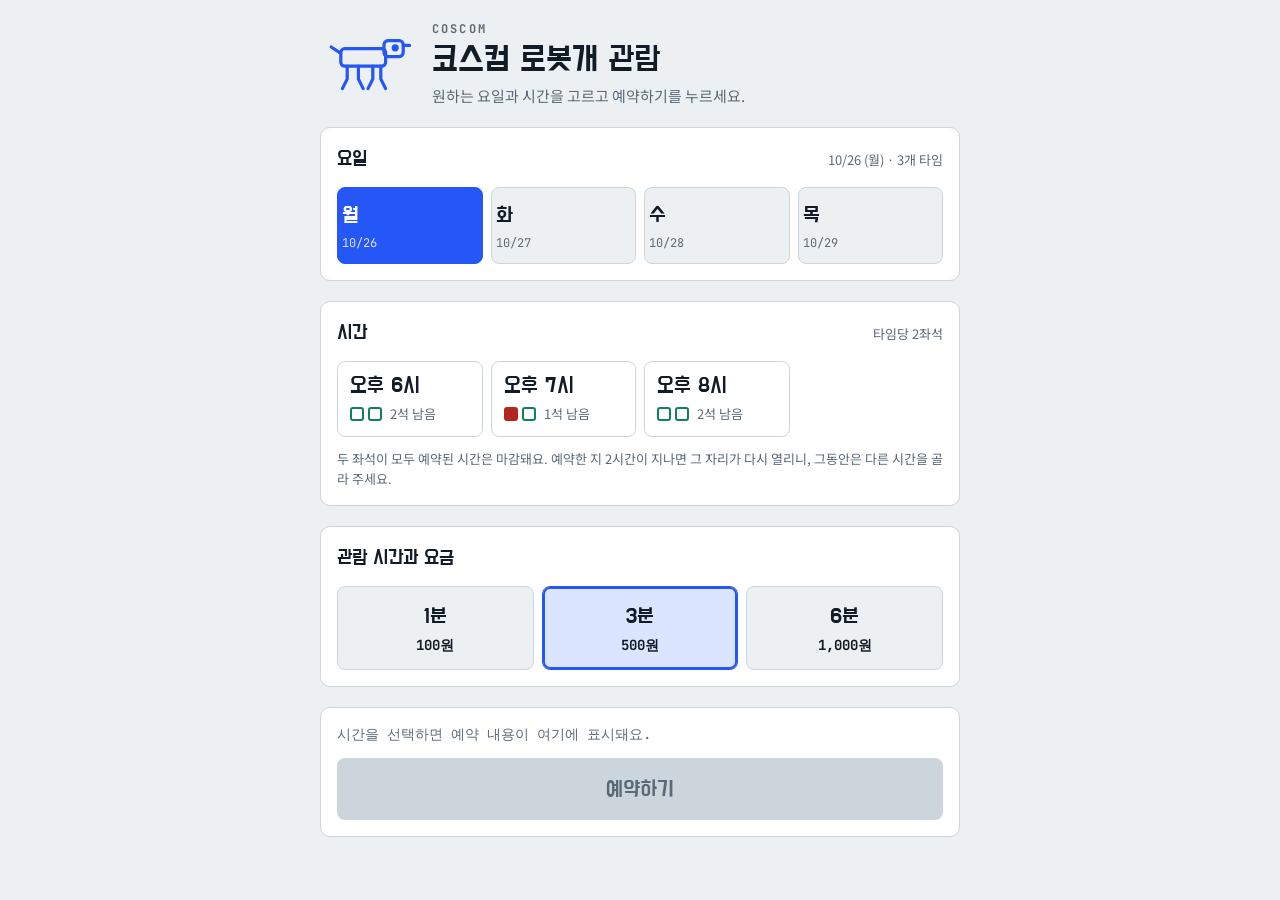
<file: coscom.html>
<!doctype html><html><head><meta charset=utf8><meta name=viewport content="width=device-width,initial-scale=1,viewport-fit=cover"><style>:root{color-scheme:light;box-sizing:border-box;padding-top:env(safe-area-inset-top,0px);padding-bottom:env(safe-area-inset-bottom,0px)}html{scroll-padding-top:env(safe-area-inset-top,0px)}body{margin:0;padding:0;font:14px -apple-system,BlinkMacSystemFont,sans-serif;background:#fff;color:#000}img{max-width:100%}[hidden]:not([hidden=until-found i]){display:none!important}</style></head><body>
<title>코스컴 로봇개 예약</title>
<meta name="claude:viewport-fit-sides" content="cover">
<link rel="stylesheet" href="https://fonts.googleapis.com/css2?family=Do+Hyeon&family=JetBrains+Mono:wght@500;700&family=Noto+Sans+KR:wght@400;500;700&display=swap">
<style>
/* Layout: 한 열 예약 보드. 위에서부터 요일 → 시간 → 관람 시간(요금) → 예약하기 */
:root {
  --bg: #EDF0F2;
  --surface: #FFFFFF;
  --ink: #121C26;
  --muted: #5B6A78;
  --line: #CDD5DC;
  --accent: #2457F5;
  --accent-ink: #FFFFFF;
  --soft: #DCE5FF;
  --ok: #12805C;
  --full: #B3261E;
  --font-display: "Do Hyeon", "Noto Sans KR", sans-serif;
  --font-body: "Noto Sans KR", system-ui, sans-serif;
  --font-mono: "JetBrains Mono", ui-monospace, monospace;
}
@media (prefers-color-scheme: dark) {
  :root:not([data-theme="light"]) {
    --bg: #0E141B; --surface: #16202A; --ink: #E8EEF3; --muted: #94A3B2; --line: #2A3947;
    --accent: #6C8CFF; --accent-ink: #0E141B; --soft: #1E2B4D; --ok: #3DD598; --full: #FF7B72;
    color-scheme: dark;
  }
}
:root[data-theme="dark"] {
  --bg: #0E141B; --surface: #16202A; --ink: #E8EEF3; --muted: #94A3B2; --line: #2A3947;
  --accent: #6C8CFF; --accent-ink: #0E141B; --soft: #1E2B4D; --ok: #3DD598; --full: #FF7B72;
  color-scheme: dark;
}
* { box-sizing: border-box; }
body {
  background: var(--bg); color: var(--ink); font-family: var(--font-body); font-size: 15px; line-height: 1.55;
  padding-block: 20px 48px;
  padding-left: max(16px, env(safe-area-inset-left, 0px));
  padding-right: max(16px, env(safe-area-inset-right, 0px));
}
.wrap { max-width: 640px; margin: 0 auto; display: flex; flex-direction: column; gap: 20px; }
button { font: inherit; color: inherit; cursor: pointer; }
:focus-visible { outline: 3px solid var(--accent); outline-offset: 2px; }

header { display: flex; align-items: center; gap: 16px; }
header svg { flex: none; width: 96px; height: auto; color: var(--accent); }
.brand { font-family: var(--font-mono); font-weight: 700; font-size: 12px; letter-spacing: .18em; color: var(--muted); text-transform: uppercase; }
h1 { font-family: var(--font-display); font-weight: 400; font-size: 34px; line-height: 1.15; margin: 2px 0 4px; text-wrap: balance; }
.sub { color: var(--muted); margin: 0; }

section { background: var(--surface); border: 1px solid var(--line); border-radius: 10px; padding: 16px; display: flex; flex-direction: column; gap: 12px; }
h2 { font-family: var(--font-display); font-weight: 400; font-size: 20px; margin: 0; display: flex; justify-content: space-between; align-items: baseline; gap: 8px; }
h2 small { font-family: var(--font-body); font-size: 13px; color: var(--muted); }

.days { display: grid; grid-template-columns: repeat(4, 1fr); gap: 8px; }
.day { border: 1px solid var(--line); background: var(--bg); border-radius: 8px; padding: 10px 4px; text-align: center; display: flex; flex-direction: column; gap: 2px; }
.day b { font-family: var(--font-display); font-weight: 400; font-size: 22px; }
.day span { font-family: var(--font-mono); font-size: 12px; color: var(--muted); }
.day[aria-pressed="true"] { background: var(--accent); border-color: var(--accent); color: var(--accent-ink); }
.day[aria-pressed="true"] span { color: inherit; opacity: .85; }

.slots { display: grid; grid-template-columns: repeat(auto-fill, minmax(130px, 1fr)); gap: 8px; }
.slot { border: 1px solid var(--line); background: var(--surface); border-radius: 8px; padding: 12px; text-align: left; display: flex; flex-direction: column; gap: 8px; min-width: 0; }
.slot .t { font-family: var(--font-display); font-size: 22px; line-height: 1; }
.slot .meta { display: flex; flex-wrap: wrap; align-items: center; justify-content: space-between; gap: 8px; font-size: 13px; color: var(--muted); }
.seats { display: flex; gap: 4px; }
.seats i { width: 14px; height: 14px; border-radius: 3px; border: 2px solid var(--ok); }
.seats i.taken { background: var(--full); border-color: var(--full); }
.seats i.mine { background: var(--accent); border-color: var(--accent); }
.slot[aria-pressed="true"] { border-color: var(--accent); background: var(--soft); box-shadow: 0 0 0 2px var(--accent) inset; }
.slot:disabled { cursor: not-allowed; background: var(--bg); }
.slot:disabled .t { color: var(--muted); text-decoration: line-through; }
.slot .full { color: var(--full); font-weight: 700; }
.slot .back { font-size: 12px; color: var(--muted); font-variant-numeric: tabular-nums; }
.hint { margin: 0; font-size: 13px; color: var(--muted); }

.prices { display: grid; grid-template-columns: repeat(3, 1fr); gap: 8px; }
.price { border: 1px solid var(--line); background: var(--bg); border-radius: 8px; padding: 12px 6px; display: flex; flex-direction: column; align-items: center; gap: 2px; }
.price b { font-family: var(--font-display); font-weight: 400; font-size: 22px; }
.price span { font-family: var(--font-mono); font-weight: 700; font-size: 14px; font-variant-numeric: tabular-nums; }
.price[aria-pressed="true"] { background: var(--soft); border-color: var(--accent); box-shadow: 0 0 0 2px var(--accent) inset; }

.summary { display: flex; flex-direction: column; gap: 12px; }
.sumline { font-family: var(--font-mono); font-size: 14px; font-variant-numeric: tabular-nums; color: var(--muted); }
.sumline strong { color: var(--ink); }
.book { background: var(--accent); color: var(--accent-ink); border: 0; border-radius: 8px; padding: 14px; font-family: var(--font-display); font-size: 22px; }
.book:disabled { background: var(--line); color: var(--muted); cursor: not-allowed; }

.mine-list { list-style: none; margin: 0; padding: 0; display: flex; flex-direction: column; gap: 8px; }
.mine-list li { display: flex; align-items: center; justify-content: space-between; gap: 12px; border: 1px dashed var(--accent); border-radius: 8px; padding: 10px 12px; font-size: 14px; }
.mine-list li span { min-width: 0; font-variant-numeric: tabular-nums; }
.cancel { border: 1px solid var(--line); background: var(--surface); border-radius: 6px; padding: 6px 10px; font-size: 13px; flex: none; }

.toast { position: fixed; left: 50%; transform: translateX(-50%); bottom: calc(20px + env(safe-area-inset-bottom, 0px)); background: var(--ink); color: var(--bg); padding: 10px 16px; border-radius: 8px; font-size: 14px; max-width: calc(100% - 32px); }
@media (prefers-reduced-motion: no-preference) { .toast { animation: pop .2s ease-out; } @keyframes pop { from { opacity: 0; transform: translate(-50%, 8px); } } }
</style>

<div class="wrap">
  <header>
    <svg viewBox="0 0 120 80" fill="none" stroke="currentColor" stroke-width="4" stroke-linecap="round" stroke-linejoin="round" aria-hidden="true">
      <rect x="26" y="22" width="56" height="22" rx="5"/>
      <rect x="80" y="12" width="24" height="20" rx="5"/>
      <path d="M104 18h8"/>
      <circle cx="94" cy="21" r="2.5" fill="currentColor"/>
      <path d="M34 44v16l-6 12M48 44v16l6 12M66 44v16l-6 12M76 44v16l6 12"/>
      <path d="M26 28l-12-8"/>
    </svg>
    <div>
      <div class="brand">COSCOM</div>
      <h1>코스컴 로봇개 관람</h1>
      <p class="sub">원하는 요일과 시간을 고르고 예약하기를 누르세요.</p>
    </div>
  </header>

  <section>
    <h2>요일 <small id="dayNote"></small></h2>
    <div class="days" id="days"></div>
  </section>

  <section>
    <h2>시간 <small>타임당 2좌석</small></h2>
    <div class="slots" id="slots"></div>
    <p class="hint" id="slotHint">두 좌석이 모두 예약된 시간은 마감돼요. 예약한 지 2시간이 지나면 그 자리가 다시 열리니, 그동안은 다른 시간을 골라 주세요.</p>
  </section>

  <section>
    <h2>관람 시간과 요금</h2>
    <div class="prices" id="prices"></div>
  </section>

  <section class="summary">
    <div class="sumline" id="sumline"></div>
    <button class="book" id="book" disabled>예약하기</button>
  </section>

  <section id="mineBox" hidden>
    <h2>내 예약</h2>
    <ul class="mine-list" id="mine"></ul>
  </section>
</div>
<div class="toast" id="toast" hidden></div>

<script>
(function () {
  var SEATS = 2;
  var DAYS = [
    { key: "2026-10-26", name: "월", date: "10/26", hours: [18, 19, 20] },
    { key: "2026-10-27", name: "화", date: "10/27", hours: [19, 20] },
    { key: "2026-10-28", name: "수", date: "10/28", hours: [17, 18, 19, 20] },
    { key: "2026-10-29", name: "목", date: "10/29", hours: [18, 19] }
  ];
  var PRICES = [{ min: 1, won: 100 }, { min: 3, won: 500 }, { min: 6, won: 1000 }];
  /* 예약한 자리는 예약 시각부터 2시간 동안만 잡혀 있고, 지나면 다시 예약할 수 있다 */
  var HOLD = 2 * 60 * 60 * 1000;
  var STORE = "coscom-mine-v2";
  var STORE_O = "coscom-others-v2";
  var MIN = 60 * 1000;

  /* 다른 손님이 이미 잡은 좌석 (예시, 몇 분 전에 예약한 것으로 시작) */
  function seedOthers() {
    var now = Date.now();
    return [
      { day: "2026-10-26", hour: 19, at: now - 20 * MIN },
      { day: "2026-10-28", hour: 18, at: now - 75 * MIN },
      { day: "2026-10-28", hour: 18, at: now - 30 * MIN },
      { day: "2026-10-29", hour: 19, at: now - 10 * MIN }
    ];
  }

  var mine = load(STORE, []);
  var others = load(STORE_O, null) || seedOthers();
  var state = { day: 0, hour: null, dur: 3 };

  function load(k, fallback) {
    try {
      var v = JSON.parse(localStorage.getItem(k));
      return Array.isArray(v) ? v : fallback;
    } catch (e) { return fallback; }
  }
  function save() {
    try {
      localStorage.setItem(STORE, JSON.stringify(mine));
      localStorage.setItem(STORE_O, JSON.stringify(others));
    } catch (e) {}
  }
  function $(id) { return document.getElementById(id); }
  function label(h) { return "오후 " + (h > 12 ? h - 12 : h) + "시"; }
  function won(n) { return n.toLocaleString("ko-KR") + "원"; }
  function active(e) { return Date.now() - e.at < HOLD; }
  function prune() {
    var a = mine.length, b = others.length;
    mine = mine.filter(active); others = others.filter(active);
    if (a !== mine.length || b !== others.length) save();
  }
  function inSlot(list, key, h) { return list.filter(function (e) { return e.day === key && e.hour === h; }); }
  function mineAt(key, h) { return inSlot(mine, key, h).length; }
  function taken(key, h) { return Math.min(SEATS, inSlot(others, key, h).length + mineAt(key, h)); }
  function price(min) { return PRICES.filter(function (p) { return p.min === min; })[0].won; }
  function fmt(ms) {
    var m = Math.max(1, Math.ceil(ms / MIN)), hh = Math.floor(m / 60), mm = m % 60;
    return hh ? hh + "시간" + (mm ? " " + mm + "분" : "") : mm + "분";
  }
  function reopen(key, h) {
    var all = inSlot(others, key, h).concat(inSlot(mine, key, h));
    var first = Math.min.apply(null, all.map(function (e) { return e.at + HOLD; }));
    return fmt(first - Date.now());
  }

  function renderDays() {
    var box = $("days"); box.innerHTML = "";
    DAYS.forEach(function (d, i) {
      var b = document.createElement("button");
      b.className = "day"; b.setAttribute("aria-pressed", String(i === state.day));
      b.innerHTML = "<b>" + d.name + "</b><span>" + d.date + "</span>";
      b.addEventListener("click", function () { state.day = i; state.hour = null; render(); });
      box.appendChild(b);
    });
    var d = DAYS[state.day];
    $("dayNote").textContent = d.date + " (" + d.name + ") · " + d.hours.length + "개 타임";
  }

  function renderSlots() {
    var d = DAYS[state.day], box = $("slots"); box.innerHTML = "";
    d.hours.forEach(function (h) {
      var t = taken(d.key, h), left = SEATS - t, m = mineAt(d.key, h);
      var b = document.createElement("button");
      b.className = "slot"; b.disabled = left <= 0;
      b.setAttribute("aria-pressed", String(state.hour === h));
      var seats = "";
      for (var i = 0; i < SEATS; i++) {
        var cls = i < m ? "mine" : (i < t ? "taken" : "");
        seats += "<i class='" + cls + "'></i>";
      }
      b.innerHTML = "<span class='t'>" + label(h) + "</span><span class='meta'><span class='seats'>" + seats + "</span>" +
        (left <= 0 ? "<span class='full'>마감</span>" : "<span>" + left + "석 남음</span>") + "</span>" +
        (left <= 0 ? "<span class='back'>" + reopen(d.key, h) + " 뒤 다시 예약</span>" : "");
      b.addEventListener("click", function () { state.hour = h; render(); });
      box.appendChild(b);
    });
  }

  function renderPrices() {
    var box = $("prices"); box.innerHTML = "";
    PRICES.forEach(function (p) {
      var b = document.createElement("button");
      b.className = "price"; b.setAttribute("aria-pressed", String(state.dur === p.min));
      b.innerHTML = "<b>" + p.min + "분</b><span>" + won(p.won) + "</span>";
      b.addEventListener("click", function () { state.dur = p.min; render(); });
      box.appendChild(b);
    });
  }

  function renderSummary() {
    var d = DAYS[state.day], line = $("sumline");
    if (state.hour === null) {
      line.textContent = "시간을 선택하면 예약 내용이 여기에 표시돼요.";
      $("book").disabled = true;
    } else {
      line.innerHTML = "<strong>" + d.date + "(" + d.name + ") " + label(state.hour) + "</strong> · " + state.dur + "분 · <strong>" + won(price(state.dur)) + "</strong>";
      $("book").disabled = false;
    }
  }

  function renderMine() {
    var ul = $("mine"); ul.innerHTML = "";
    $("mineBox").hidden = mine.length === 0;
    mine.forEach(function (m, idx) {
      var d = DAYS.filter(function (x) { return x.key === m.day; })[0];
      var li = document.createElement("li");
      li.innerHTML = "<span>" + d.date + "(" + d.name + ") " + label(m.hour) + " · " + m.dur + "분 · " + won(price(m.dur)) + " · " + fmt(m.at + HOLD - Date.now()) + " 뒤 자리 반환</span>";
      var c =document.createElement("button"); c.className = "cancel"; c.textContent = "예약 취소";
      c.addEventListener("click", function () { mine.splice(idx, 1); save(); toast("예약을 취소했어요."); render(); });
      li.appendChild(c); ul.appendChild(li);
    });
  }

  var timer;
  function toast(msg) {
    var t = $("toast"); t.textContent = msg; t.hidden = false;
    clearTimeout(timer); timer = setTimeout(function () { t.hidden = true; }, 2600);
  }

  $("book").addEventListener("click", function () {
    var d = DAYS[state.day];
    if (state.hour === null) return;
    if (taken(d.key, state.hour) >= SEATS) { toast("방금 마감됐어요. 다른 시간을 골라 주세요."); state.hour = null; render(); return; }
    if (mineAt(d.key, state.hour) > 0) { toast("이미 예약한 시간이에요."); return; }
    mine.push({ day: d.key, hour: state.hour, dur: state.dur, at: Date.now() });
    save();
    toast(d.date + "(" + d.name + ") " + label(state.hour) + " " + state.dur + "분 예약 완료");
    state.hour = null; render();
  });

  function render() { prune(); renderDays(); renderSlots(); renderPrices(); renderSummary(); renderMine(); }
  render();
  setInterval(render, 30000);
})();
</script>

</body></html>
</file>
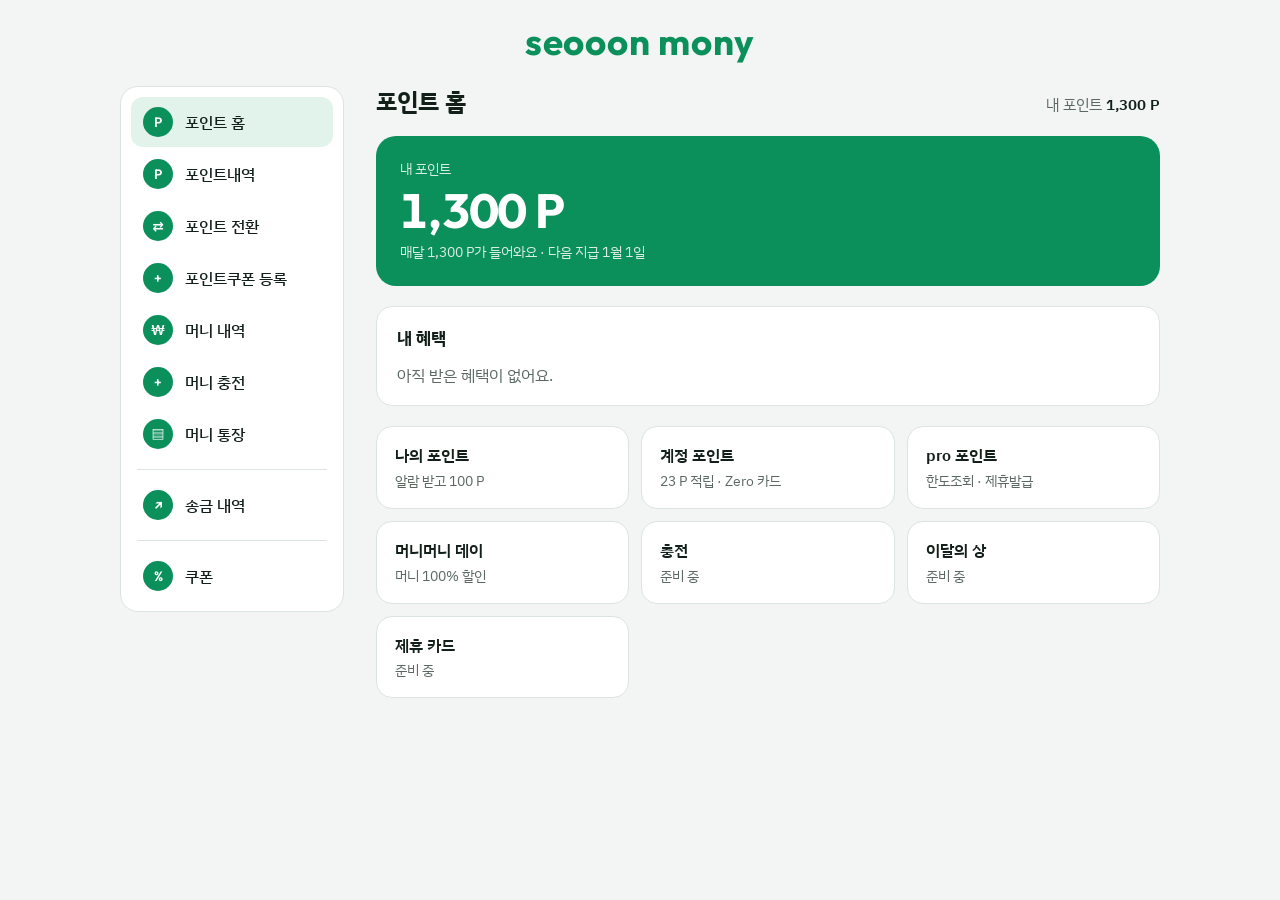
<file: seooon mony.html>
<!doctype html><html><head><meta charset=utf8><meta name=viewport content="width=device-width,initial-scale=1,viewport-fit=cover"><style>:root{color-scheme:light;box-sizing:border-box;padding-top:env(safe-area-inset-top,0px);padding-bottom:env(safe-area-inset-bottom,0px)}html{scroll-padding-top:env(safe-area-inset-top,0px)}body{margin:0;padding:0;font:14px -apple-system,BlinkMacSystemFont,sans-serif;background:#fff;color:#000}img{max-width:100%}[hidden]:not([hidden=until-found i]){display:none!important}</style></head><body>
<title>seooon mony</title>
<meta name="claude:viewport-fit-sides" content="cover">
<link rel="preconnect" href="https://fonts.googleapis.com">
<link rel="preconnect" href="https://fonts.gstatic.com" crossorigin>
<link href="https://fonts.googleapis.com/css2?family=IBM+Plex+Sans+KR:wght@400;500;600&family=Outfit:wght@600;700&display=swap" rel="stylesheet">
<style>
/* Layout: centered wordmark on top; left menu of 9 (chips on phones); right side shows the point wallet and its seven sections. */
:root {
  --bg: #F2F5F3;
  --surface: #FFFFFF;
  --fg: #13201A;
  --muted: #5A6861;
  --line: #DCE4DF;
  --accent: #0B8F5B;
  --accent-ink: #FFFFFF;
  --accent-soft: #E1F3EA;
  --gold: #F2B544;
  --ok: #0B7A4E;
  --warn: #B3452B;
  --shadow: 0 1px 2px rgba(19, 32, 26, 0.06), 0 6px 22px rgba(19, 32, 26, 0.06);
  --font-display: 'Outfit', 'IBM Plex Sans KR', system-ui, sans-serif;
  --font-body: 'IBM Plex Sans KR', 'Apple SD Gothic Neo', 'Malgun Gothic', system-ui, sans-serif;
}
@media (prefers-color-scheme: dark) {
  :root:not([data-theme="light"]) {
    --bg: #0F1613; --surface: #17211C; --fg: #E6EFEA; --muted: #9BAAA2; --line: #26342D;
    --accent: #4FD6A0; --accent-ink: #07150F; --accent-soft: #1B2D25; --gold: #F5C45E;
    --ok: #5FD3A0; --warn: #FF9A7E;
    --shadow: 0 1px 2px rgba(0, 0, 0, 0.4), 0 6px 22px rgba(0, 0, 0, 0.35);
    color-scheme: dark;
  }
}
:root[data-theme="dark"] {
  --bg: #0F1613; --surface: #17211C; --fg: #E6EFEA; --muted: #9BAAA2; --line: #26342D;
  --accent: #4FD6A0; --accent-ink: #07150F; --accent-soft: #1B2D25; --gold: #F5C45E;
  --ok: #5FD3A0; --warn: #FF9A7E;
  --shadow: 0 1px 2px rgba(0, 0, 0, 0.4), 0 6px 22px rgba(0, 0, 0, 0.35);
  color-scheme: dark;
}

* { box-sizing: border-box; }
html, body { min-height: 100%; }
body {
  background: var(--bg); color: var(--fg); font-family: var(--font-body); font-size: 16px; line-height: 1.55;
  padding-inline: max(16px, env(safe-area-inset-left, 0px)) max(16px, env(safe-area-inset-right, 0px));
  padding-block: 20px 72px;
}
a { color: inherit; }
button { font: inherit; color: inherit; }
:focus-visible { outline: 3px solid var(--accent); outline-offset: 2px; }
.shell { max-width: 1040px; margin: 0 auto; }

.brand { margin: 0 0 22px; text-align: center; font-family: var(--font-display); font-weight: 700; font-size: clamp(1.7rem, 6vw, 2.3rem); letter-spacing: 0.02em; color: var(--accent); line-height: 1.2; }

.app { display: grid; grid-template-columns: 224px minmax(0, 1fr); gap: 32px; align-items: start; }

/* menu */
.nav { display: flex; flex-direction: column; gap: 2px; background: var(--surface); border: 1px solid var(--line); border-radius: 18px; padding: 10px; }
.nav a { display: flex; align-items: center; gap: 12px; padding: 10px 12px; border-radius: 12px; text-decoration: none; font-weight: 500; }
.nav a:hover { background: var(--bg); }
.nav a[aria-current="page"] { background: var(--accent-soft); }
.gl { width: 30px; height: 30px; flex: none; border-radius: 50%; display: grid; place-items: center; background: var(--accent); color: var(--accent-ink); font-size: 0.85rem; font-weight: 600; font-family: var(--font-display); }
.nav hr { border: 0; border-top: 1px solid var(--line); margin: 8px 6px; }

/* content */
.main { display: flex; flex-direction: column; gap: 20px; min-width: 0; }
.head { display: flex; justify-content: space-between; align-items: flex-end; gap: 12px; flex-wrap: wrap; }
.head h2 { margin: 0; font-size: 1.5rem; line-height: 1.25; }
.back { display: inline-block; margin-bottom: 6px; color: var(--muted); font-size: 0.9rem; text-decoration: none; }
.back:hover { color: var(--accent); }
.bal { font-variant-numeric: tabular-nums; font-size: 0.95rem; color: var(--muted); }
.bal b { color: var(--fg); font-weight: 600; }
.lead { color: var(--muted); margin: 0; }
.num { font-variant-numeric: tabular-nums; }

.balance { background: var(--accent); color: var(--accent-ink); border-radius: 20px; padding: 22px 24px; display: flex; flex-direction: column; gap: 4px; }
.balance small { opacity: 0.85; font-size: 0.9rem; }
.balance strong { font-family: var(--font-display); font-size: clamp(2.2rem, 8vw, 3rem); line-height: 1.1; font-variant-numeric: tabular-nums; }
.panel { background: var(--surface); border: 1px solid var(--line); border-radius: 16px; padding: 18px 20px; display: flex; flex-direction: column; gap: 12px; }
.panel h3 { margin: 0; font-size: 1.05rem; }
.chips { display: flex; flex-wrap: wrap; gap: 8px; }
.chip { font-size: 0.88rem; padding: 4px 12px; border-radius: 999px; background: var(--accent-soft); font-variant-numeric: tabular-nums; }

.cards { display: grid; grid-template-columns: repeat(auto-fill, minmax(200px, 1fr)); gap: 12px; }
.card { display: flex; flex-direction: column; gap: 2px; padding: 16px 18px; border-radius: 16px; background: var(--surface); border: 1px solid var(--line); text-decoration: none; min-width: 0; }
.card:hover { border-color: var(--accent); box-shadow: var(--shadow); }
.card strong { font-weight: 600; }
.card span { color: var(--muted); font-size: 0.88rem; }

.tile-row { display: flex; gap: 12px; flex-wrap: wrap; align-items: stretch; }
.tile-row > .tile { flex: 1 1 260px; }
.tile {
  appearance: none; width: 100%; min-width: 0; text-align: left; cursor: pointer; display: flex; align-items: center; justify-content: space-between; gap: 14px;
  padding: 18px 20px; border-radius: 16px; background: var(--surface); border: 1px solid var(--line);
}
.tile:hover { border-color: var(--accent); box-shadow: var(--shadow); }
.tile strong { display: block; font-size: 1.08rem; font-weight: 600; line-height: 1.35; }
.tile small { display: block; color: var(--muted); font-size: 0.88rem; margin-top: 2px; }
.tile.done { cursor: default; background: var(--accent-soft); border-color: transparent; }
.tile.done:hover { box-shadow: none; }
.amt { flex: none; font-variant-numeric: tabular-nums; font-weight: 600; font-size: 0.95rem; padding: 4px 12px; border-radius: 999px; border: 1px solid currentColor; }
.amt.plus { color: var(--ok); }
.amt.minus { color: var(--warn); }
.rain { width: 56px; height: 56px; flex: none; color: var(--muted); }
.btn {
  appearance: none; min-height: 44px; padding: 0 20px; border-radius: 12px; border: 1px solid var(--line); background: var(--surface); cursor: pointer; font-weight: 500;
}
.btn:hover { border-color: var(--accent); }
.btn.primary { background: var(--accent); border-color: var(--accent); color: var(--accent-ink); }
.btn.primary:hover { filter: brightness(1.07); }
.btn.wide { width: 100%; }
.offer { display: flex; align-items: center; justify-content: space-between; gap: 12px; flex-wrap: wrap; }
.offer strong { font-size: 1.1rem; }
.pick { display: grid; grid-template-columns: repeat(auto-fit, minmax(180px, 1fr)); gap: 10px; }
.pick .tile[aria-pressed="true"] { border-color: var(--accent); background: var(--accent-soft); }
.price { display: flex; align-items: baseline; gap: 10px; flex-wrap: wrap; font-variant-numeric: tabular-nums; }
.price s { color: var(--muted); }
.price strong { font-size: 1.5rem; font-family: var(--font-display); }
.banner { padding: 16px 20px; border-radius: 16px; background: linear-gradient(100deg, var(--gold), var(--accent-soft)); font-weight: 600; font-size: 1.1rem; color: #1B1608; }
:root[data-theme="dark"] .banner { color: #1B1608; }

.log { list-style: none; margin: 0; padding: 0; display: flex; flex-direction: column; }
.log li { display: flex; justify-content: space-between; align-items: baseline; gap: 12px; padding: 12px 0; border-bottom: 1px solid var(--line); font-variant-numeric: tabular-nums; }
.log li:last-child { border-bottom: 0; }
.log small { display: block; color: var(--muted); }
.log .d { font-weight: 600; white-space: nowrap; }
.log .d.p { color: var(--ok); }
.log .d.m { color: var(--warn); }

.toast {
  position: fixed; left: 50%; transform: translateX(-50%); z-index: 20; max-width: calc(100vw - 32px);
  bottom: calc(20px + env(safe-area-inset-bottom, 0px));
  background: var(--fg); color: var(--bg); padding: 12px 18px; border-radius: 12px; box-shadow: var(--shadow); font-size: 0.95rem;
}
.toast.warn { background: var(--warn); color: #fff; }

@media (max-width: 760px) {
  .app { grid-template-columns: minmax(0, 1fr); gap: 20px; }
  .nav { flex-direction: row; overflow-x: auto; gap: 6px; padding: 8px; border-radius: 16px; }
  .nav a { flex: none; white-space: nowrap; padding: 8px 14px 8px 10px; }
  .nav hr { display: none; }
}
</style>

<div class="shell">
  <h1 class="brand">seooon mony</h1>
  <div class="app">
    <nav class="nav" id="nav" aria-label="메뉴"></nav>
    <main class="main" id="main" aria-live="polite"></main>
  </div>
</div>
<div class="toast" id="toast" role="status" hidden></div>

<script>
(function () {
  var $ = function (s) { return document.querySelector(s); };
  var KEY = 'seooon.v1';
  var GRANT = 1300;
  var fmt = function (n) { return Number(n).toLocaleString('ko-KR'); };
  var pad = function (n) { return String(n).padStart(2, '0'); };
  var monthKey = function (d) { return d.getFullYear() + '-' + pad(d.getMonth() + 1); };
  var monthIndex = function (k) { var p = k.split('-').map(Number); return p[0] * 12 + p[1] - 1; };
  var today = function () { var d = new Date(); return monthKey(d) + '-' + pad(d.getDate()); };

  /* ---------- 데이터 ---------- */
  function fresh() { return { points: GRANT, grant: monthKey(new Date()), log: [], claims: {}, flags: {}, perks: [], saved: 0 }; }
  function norm(o) {
    var s = Object.assign(fresh(), o || {});
    if (!Array.isArray(s.log)) s.log = [];
    if (!Array.isArray(s.perks)) s.perks = [];
    if (!s.claims || typeof s.claims !== 'object') s.claims = {};
    if (!s.flags || typeof s.flags !== 'object') s.flags = {};
    return s;
  }
  var S = fresh();

  function addLog(label, d) { S.log.unshift({ t: Date.now(), label: label, d: d }); if (S.log.length > 100) S.log.length = 100; }
  function topUp() {
    var now = monthKey(new Date());
    var n = monthIndex(now) - monthIndex(S.grant);
    if (n > 0) { S.points += n * GRANT; S.grant = now; addLog('매달 지급', n * GRANT); return true; }
    return false;
  }

  /* 저장: 이 브라우저 + (가능하면) 내 비공개 저장소 */
  var docRef = null, writing = false, dirty = false;
  function writeLocal() { try { localStorage.setItem(KEY, JSON.stringify(S)); } catch (e) {} }
  function save() { S.saved = Date.now(); writeLocal(); flush(); }
  async function flush() {
    if (!docRef) return;
    if (writing) { dirty = true; return; }
    writing = true;
    try { do { dirty = false; await docRef.set({ money: S }); } while (dirty); } catch (e) {}
    writing = false;
  }
  function loadLocal() {
    try { var r = localStorage.getItem(KEY); if (r) { var o = JSON.parse(r); if (o && typeof o === 'object') return norm(o); } } catch (e) {}
    return null;
  }

  function earn(label, n) { S.points += n; addLog(label, n); save(); }
  function spend(label, n) {
    if (S.points < n) { toast('포인트가 부족해요. ' + fmt(n) + ' P가 필요하고 지금은 ' + fmt(S.points) + ' P예요.', 'warn'); return false; }
    S.points -= n; addLog(label, -n); save(); return true;
  }
  function addPerk(name) {
    var p = S.perks.filter(function (x) { return x.name === name; })[0];
    if (p) p.n++; else S.perks.push({ name: name, n: 1 });
    save();
  }

  var tt;
  function toast(msg, kind) {
    var el = $('#toast');
    el.textContent = msg; el.className = 'toast' + (kind === 'warn' ? ' warn' : ''); el.hidden = false;
    clearTimeout(tt); tt = setTimeout(function () { el.hidden = true; }, 3200);
  }

  /* ---------- 메뉴 ---------- */
  var NAV = [
    { id: 'home', label: '포인트 홈', g: 'P' },
    { id: 'history', label: '포인트내역', g: 'P' },
    { id: 'convert', label: '포인트 전환', g: '⇄' },
    { id: 'couponreg', label: '포인트쿠폰 등록', g: '+' },
    { id: 'moneylog', label: '머니 내역', g: '₩' },
    { id: 'moneycharge', label: '머니 충전', g: '+' },
    { id: 'passbook', label: '머니 통장', g: '▤' },
    { id: 'sendlog', label: '송금 내역', g: '↗' },
    { id: 'coupons', label: '쿠폰', g: '%' }
  ];
  var SUB = { my: '나의 포인트', account: '계정 포인트', pro: 'pro 포인트', moneyday: '머니머니 데이', charge: '충전', prize: '이달의 상', card: '제휴 카드' };
  var HINT = { my: '알람 받고 100 P', account: '23 P 적립 · Zero 카드', pro: '한도조회 · 제휴발급', moneyday: '머니 100% 할인', charge: '준비 중', prize: '준비 중', card: '준비 중' };
  var cur = 'home', U = {};

  function navHtml() {
    var owner = SUB[cur] ? 'home' : cur;
    return NAV.map(function (n, i) {
      var sep = (i === 7 || i === 8) ? '<hr>' : '';
      return sep + '<a href="#' + n.id + '"' + (n.id === owner ? ' aria-current="page"' : '') + '><span class="gl" aria-hidden="true">' + n.g + '</span>' + n.label + '</a>';
    }).join('');
  }

  /* ---------- 화면 조각 ---------- */
  function head(title, back) {
    return '<div class="head"><div>' + (back ? '<a class="back" href="#home">← 포인트 홈</a>' : '') + '<h2>' + title + '</h2></div>' +
      '<span class="bal">내 포인트 <b class="num">' + fmt(S.points) + ' P</b></span></div>';
  }
  function tile(act, title, sub, amt, kind) {
    var a = amt ? '<span class="amt ' + (kind || 'plus') + '">' + amt + '</span>' : '';
    return '<button class="tile" type="button" data-act="' + act + '"><span><strong>' + title + '</strong>' + (sub ? '<small>' + sub + '</small>' : '') + '</span>' + a + '</button>';
  }
  function doneTile(text) { return '<div class="tile done"><span><strong>' + text + '</strong></span><span aria-hidden="true">✓</span></div>'; }
  var RAIN = '<svg class="rain" viewBox="0 0 64 64" aria-hidden="true"><g stroke="currentColor" stroke-width="2" stroke-linecap="round" opacity=".45"><path d="M8 4v8M30 2v9M56 6v8M44 50v8"/></g>' +
    '<g fill="var(--gold)"><circle cx="14" cy="26" r="8"/><circle cx="38" cy="36" r="8"/><circle cx="52" cy="22" r="7"/><circle cx="22" cy="54" r="6"/></g>' +
    '<g fill="#5A4300" font-size="9" font-family="sans-serif" text-anchor="middle"><text x="14" y="29">₩</text><text x="38" y="39">₩</text><text x="52" y="25">₩</text></g></svg>';

  /* ---------- 화면 ---------- */
  var VIEWS = {
    home: function () {
      var d = new Date(), next = new Date(d.getFullYear(), d.getMonth() + 1, 1);
      var perks = S.perks.length
        ? '<div class="chips">' + S.perks.map(function (p) { return '<span class="chip">' + p.name + (p.n > 1 ? ' ×' + p.n : '') + '</span>'; }).join('') + '</div>'
        : '<p class="lead">아직 받은 혜택이 없어요.</p>';
      var cards = Object.keys(SUB).map(function (id) {
        return '<a class="card" href="#' + id + '"><strong>' + SUB[id] + '</strong><span>' + HINT[id] + '</span></a>';
      }).join('');
      return head('포인트 홈', false) +
        '<section class="balance"><small>내 포인트</small><strong>' + fmt(S.points) + ' P</strong><small>매달 ' + fmt(GRANT) + ' P가 들어와요 · 다음 지급 ' + (next.getMonth() + 1) + '월 1일</small></section>' +
        '<section class="panel"><h3>내 혜택</h3>' + perks + '</section>' +
        '<section class="cards" aria-label="포인트 메뉴">' + cards + '</section>';
    },

    my: function () {
      var main;
      if (S.claims.my === today()) main = doneTile('오늘 100 P를 받았어요');
      else if (!U.my) main = tile('my1', '알람 받고 머니 가져가자!', '눌러서 시작해요');
      else main = tile('my2', '100 point 만나세요!', '누르면 100 P가 들어와요', '+100 P');
      return head(SUB.my, true) + '<div class="tile-row">' + main + '<button class="btn" type="button" data-act="more">더 알아보기</button></div>';
    },

    account: function () {
      var a = S.claims.acc === today() ? doneTile('오늘 23 P를 적립했어요') : tile('acc23', '대상자 포인트 적립', '23 point', '+23 P');
      var html = head(SUB.account, true) + a;
      html += '<button class="tile" type="button" data-act="bank"><span><strong>최대의 은행이면 적립 이닥!</strong><small>눌러서 자세히 보기</small></span>' + RAIN + '</button>';
      if (U.acct >= 1) {
        html += '<section class="panel"><h3>Zero 포인트 할인 카드!</h3>' +
          (U.acct >= 2 || S.flags.zero ? '' : '<button class="btn primary" type="button" data-act="reg">등록하기</button>') + '</section>';
      }
      if (U.acct >= 2 || S.flags.zero) {
        html += S.flags.zero ? doneTile('Zero 포인트 할인 카드 등록 완료 · 0.2% 할인')
          : tile('zero_pay', '문회 200 point! 지금 만나세요!', '0.2% 할인 · 누르면 200 P가 빠져나가요', '-200 P', 'minus');
      }
      return html;
    },

    pro: function () {
      var html = head(SUB.pro, true);
      html += tile('pro1', '한도조회 많이!', '눌러서 확인해요');
      if (U.pro1) html += S.flags.p13 ? doneTile('제휴발급 1.3% 할인 받았어요') : tile('pro2', '제휴발급 1.3% 할인', '누르면 혜택이 담겨요', '1.3%');
      html += '<button class="btn wide" type="button" data-act="all">모든 포인트 할인</button>';
      if (U.all || S.flags.premium) {
        html += '<section class="panel offer"><div><strong>12.7% 할인 결제하세요 400 point!</strong><div class="lead">결제하면 고급을 쓸 수 있어요</div></div>' +
          (S.flags.premium ? '<span class="chip">결제 완료 ✓</span>' : '<button class="btn primary" type="button" data-act="pay400">결제하기 · 400 P</button>') + '</section>';
      }
      if (S.flags.premium) {
        var two = S.perks.filter(function (p) { return p.name === '제휴 포인트 2% 할인'; })[0];
        html += '<section class="panel"><h3>고급 사용 중</h3>' + tile('two', '제휴 포인트 2% 할인', '연달아 받을 수 있어요', two ? two.n + '회' : '2%') + '</section>';
      }
      return html;
    },

    moneyday: function () {
      var html = head(SUB.moneyday, true);
      html += tile('md1', '머니 100% 할인!', '눌러서 확인해요');
      if (U.md1) html += S.flags.lotte ? doneTile('롯데카드 3% 할인 받았어요') : tile('lotte', '롯데카드 3% 할인', '누르면 10 P가 빠져나가요', '-10 P', 'minus');
      html += tile('bene', '주요혜택', '지금 하시면 100 point 받아요!', '+100 P');
      if (U.bene) {
        var price = U.pick === 'new' ? 990 : U.pick === 'super' ? 104 : null;
        html += '<section class="panel"><h3>카드를 고르세요.</h3><div class="price"><span class="lead">원래 금액</span>' +
          (price ? '<s>1,000 P</s><strong>' + (U.pick === 'super' ? '약 ' : '') + fmt(price) + ' P</strong>' : '<strong>1,000 P</strong>') + '</div>' +
          '<div class="pick">' +
          '<button class="tile" type="button" data-act="pick_new" aria-pressed="' + (U.pick === 'new') + '"><span><strong>신상카드</strong><small>1% 할인</small></span></button>' +
          '<button class="tile" type="button" data-act="pick_super" aria-pressed="' + (U.pick === 'super') + '"><span><strong>제휴머니 슈퍼카드</strong><small>20% 할인</small></span></button>' +
          '</div><button class="btn primary" type="button" data-act="buy">결제하기</button></section>';
      }
      html += '<div class="banner">신상포인트 최대!!! 할인!</div>';
      return html;
    },

    history: function () {
      var items = S.log.length ? '<ul class="log">' + S.log.map(function (l) {
        var d = new Date(l.t);
        return '<li><span>' + l.label + '<small>' + (d.getMonth() + 1) + '/' + d.getDate() + ' ' + pad(d.getHours()) + ':' + pad(d.getMinutes()) + '</small></span>' +
          '<span class="d ' + (l.d >= 0 ? 'p' : 'm') + '">' + (l.d >= 0 ? '+' : '-') + fmt(Math.abs(l.d)) + ' P</span></li>';
      }).join('') + '</ul>' : '<p class="lead">아직 내역이 없어요.</p>';
      return head('포인트내역', false) + '<section class="panel">' + items + '</section>';
    },

    stub: function () {
      var title = SUB[cur] || (NAV.filter(function (n) { return n.id === cur; })[0] || {}).label || '';
      return head(title, !!SUB[cur]) + '<section class="panel"><p class="lead">아직 내용이 없는 화면이에요.</p></section>';
    }
  };

  /* ---------- 동작 ---------- */
  function claim(key, n, label, done) {
    if (S.claims[key] === today()) { toast('오늘은 이미 받았어요.'); return; }
    S.claims[key] = today(); earn(label, n); toast(done, 'ok'); paint();
  }
  var ACT = {
    more: function () { location.hash = '#home'; },
    my1: function () { U.my = 1; paint(); },
    my2: function () { claim('my', 100, '나의 포인트 · 알람 보상', '100 P가 들어왔어요.'); U.my = 0; paint(); },
    acc23: function () { claim('acc', 23, '계정 포인트 · 대상자 적립', '23 P가 들어왔어요.'); },
    bank: function () { U.acct = Math.max(U.acct || 0, 1); paint(); },
    reg: function () { U.acct = 2; paint(); },
    zero_pay: function () {
      if (S.flags.zero) return;
      if (!spend('Zero 포인트 할인 카드 등록', 200)) return;
      S.flags.zero = true; addPerk('Zero 카드 0.2% 할인'); toast('등록했어요. 200 P가 빠져나갔어요.', 'ok'); paint();
    },
    pro1: function () { U.pro1 = 1; paint(); },
    pro2: function () { if (S.flags.p13) return; S.flags.p13 = true; addPerk('제휴발급 1.3% 할인'); toast('1.3% 할인이 담겼어요.', 'ok'); paint(); },
    all: function () { U.all = 1; paint(); },
    pay400: function () {
      if (S.flags.premium) return;
      if (!spend('pro 포인트 · 12.7% 할인 결제', 400)) return;
      S.flags.premium = true; addPerk('모든 포인트 12.7% 할인'); toast('결제했어요. 고급을 쓸 수 있어요.', 'ok'); paint();
    },
    two: function () { if (!S.flags.premium) return; addPerk('제휴 포인트 2% 할인'); toast('2% 할인이 담겼어요.', 'ok'); paint(); },
    md1: function () { U.md1 = 1; paint(); },
    lotte: function () {
      if (S.flags.lotte) return;
      if (!spend('머니머니 데이 · 롯데카드 3% 할인', 10)) return;
      S.flags.lotte = true; addPerk('롯데카드 3% 할인'); toast('3% 할인이 담겼어요. 10 P가 빠져나갔어요.', 'ok'); paint();
    },
    bene: function () { U.bene = 1; paint(); },
    pick_new: function () { U.pick = 'new'; paint(); },
    pick_super: function () { U.pick = 'super'; paint(); },
    buy: function () {
      if (!U.pick) { toast('카드를 먼저 골라 주세요.', 'warn'); return; }
      var price = U.pick === 'new' ? 990 : 104;
      if (!spend('머니머니 데이 · ' + (U.pick === 'new' ? '신상카드' : '제휴머니 슈퍼카드') + ' 결제', price)) return;
      earn('주요혜택 보상', 100);
      toast(fmt(price) + ' P를 결제하고 100 P를 받았어요.', 'ok'); U.pick = null; paint();
    }
  };
  $('#main').addEventListener('click', function (e) {
    var b = e.target.closest('[data-act]');
    if (!b) return;
    var f = ACT[b.getAttribute('data-act')];
    if (f) f();
  });

  /* ---------- 라우팅 ---------- */
  function paint() {
    $('#nav').innerHTML = navHtml();
    $('#main').innerHTML = (VIEWS[cur] || VIEWS.stub)();
  }
  function route() {
    var h = location.hash.replace(/^#/, '');
    var ok = SUB.hasOwnProperty(h) || NAV.some(function (n) { return n.id === h; });
    cur = ok ? h : 'home'; U = {};
    paint(); window.scrollTo(0, 0);
  }
  window.addEventListener('hashchange', route);

  /* ---------- 시작 ---------- */
  var local = loadLocal();
  if (local) S = local;
  if (topUp()) save();
  route();

  (async function () {
    try {
      if (!window.claude || !claude.use) return;
      var res = await Promise.all([claude.use('db'), claude.use('user')]);
      var db = res[0], user = res[1];
      if (!db || !user) return;
      var id = await user.id();
      if (!id) return;
      docRef = db.doc('data/users/' + id + '/money');
      var snap = await docRef.get();
      var remote = snap.exists ? (snap.data() || {}).money : null;
      if (remote && typeof remote === 'object' && (remote.saved || 0) > (S.saved || 0)) {
        S = norm(remote);
        if (topUp()) save(); else writeLocal();
        paint();
      } else if (S.saved) {
        flush();
      }
    } catch (e) { docRef = null; }
  })();
})();
</script>

</body></html>
</file>
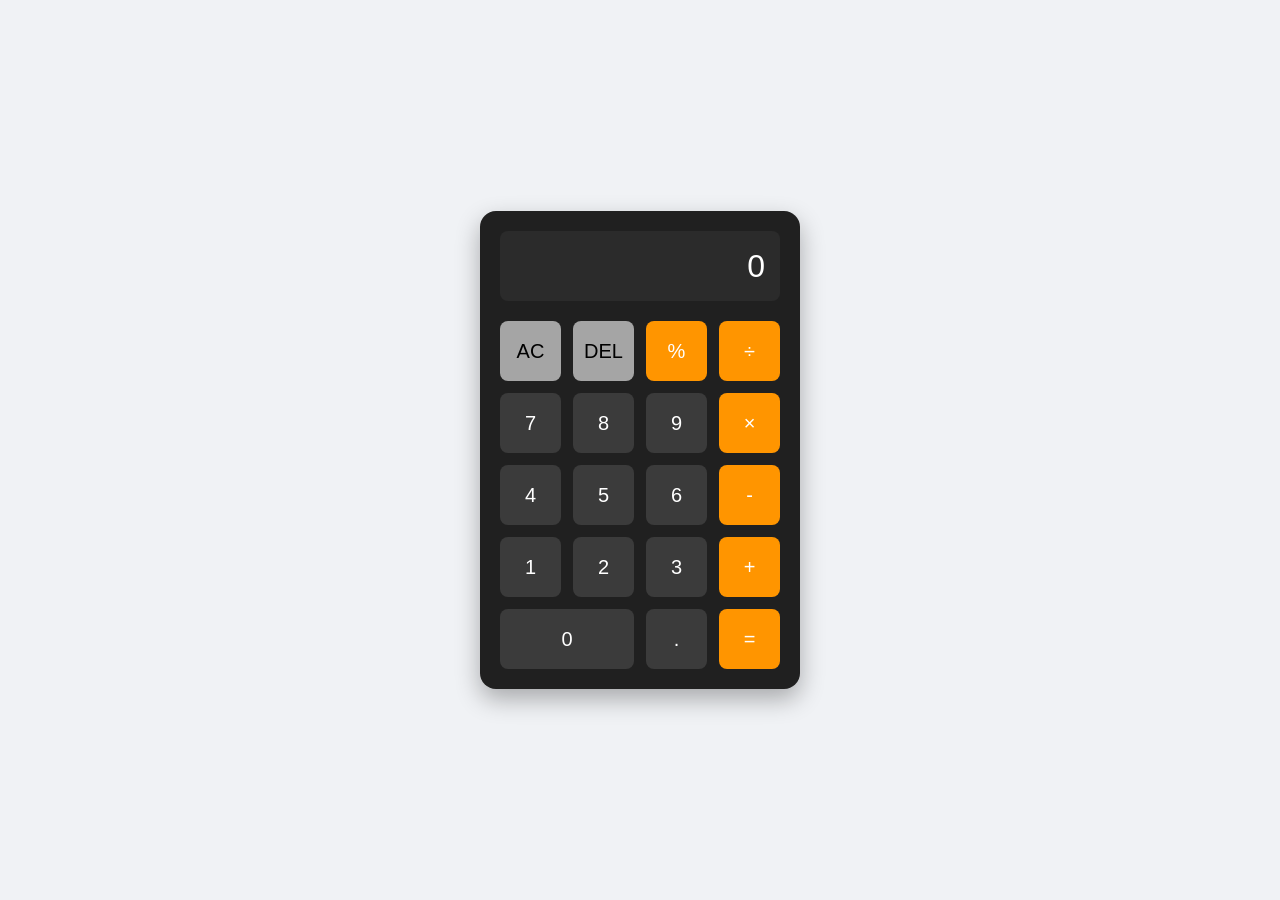
<file: vibecoding/calculator.html>
<!DOCTYPE html>
<html lang="ko">
<head>
  <meta charset="UTF-8">
  <meta name="viewport" content="width=device-width, initial-scale=1.0">
  <title>간단한 계산기</title>
  <style>
    * {
      box-sizing: border-box;
      margin: 0;
      padding: 0;
      font-family: -apple-system, BlinkMacSystemFont, "Segoe UI", Roboto, sans-serif;
    }

    body {
      display: flex;
      justify-content: center;
      align-items: center;
      min-height: 100vh;
      background-color: #f0f2f5;
    }

    .calculator {
      background-color: #202020;
      padding: 20px;
      border-radius: 16px;
      box-shadow: 0 10px 25px rgba(0, 0, 0, 0.3);
      width: 320px;
    }

    .display {
      width: 100%;
      height: 70px;
      background-color: #2b2b2b;
      color: #ffffff;
      border: none;
      border-radius: 8px;
      font-size: 2rem;
      text-align: right;
      padding: 0 15px;
      margin-bottom: 20px;
      outline: none;
    }

    .buttons {
      display: grid;
      grid-template-columns: repeat(4, 1fr);
      gap: 12px;
    }

    button {
      height: 60px;
      font-size: 1.25rem;
      border: none;
      border-radius: 8px;
      cursor: pointer;
      background-color: #3b3b3b;
      color: #ffffff;
      transition: background-color 0.15s ease, transform 0.05s;
    }

    button:active {
      transform: scale(0.96);
    }

    button.operator {
      background-color: #ff9500;
      color: #ffffff;
    }

    button.operator:hover {
      background-color: #e08500;
    }

    button.function {
      background-color: #a5a5a5;
      color: #000000;
    }

    button.function:hover {
      background-color: #8e8e8e;
    }

    button:hover {
      background-color: #505050;
    }

    button.zero {
      grid-column: span 2;
    }
  </style>
</head>
<body>

  <div class="calculator">
    <input type="text" id="display" class="display" value="0" readonly>
    <div class="buttons">
      <button class="function" onclick="clearDisplay()">AC</button>
      <button class="function" onclick="deleteLast()">DEL</button>
      <button class="operator" onclick="appendValue('%')">%</button>
      <button class="operator" onclick="appendValue('/')">÷</button>

      <button onclick="appendValue('7')">7</button>
      <button onclick="appendValue('8')">8</button>
      <button onclick="appendValue('9')">9</button>
      <button class="operator" onclick="appendValue('*')">×</button>

      <button onclick="appendValue('4')">4</button>
      <button onclick="appendValue('5')">5</button>
      <button onclick="appendValue('6')">6</button>
      <button class="operator" onclick="appendValue('-')">-</button>

      <button onclick="appendValue('1')">1</button>
      <button onclick="appendValue('2')">2</button>
      <button onclick="appendValue('3')">3</button>
      <button class="operator" onclick="appendValue('+')">+</button>

      <button class="zero" onclick="appendValue('0')">0</button>
      <button onclick="appendValue('.')">.</button>
      <button class="operator" onclick="calculate()">=</button>
    </div>
  </div>

  <script>
    const display = document.getElementById('display');

    function appendValue(val) {
      if (display.value === '0' || display.value === 'Error') {
        if (['+', '-', '*', '/', '%'].includes(val)) {
          display.value = '0' + val;
        } else {
          display.value = val;
        }
      } else {
        display.value += val;
      }
    }

    function clearDisplay() {
      display.value = '0';
    }

    function deleteLast() {
      if (display.value.length === 1 || display.value === 'Error') {
        display.value = '0';
      } else {
        display.value = display.value.slice(0, -1);
      }
    }

    function calculate() {
      try {
        // 안전한 연산 처리를 위해 허용된 문자(숫자 및 사칙연산 기호)만 확인 후 실행
        if (/^[0-9+\-*/. %]+$/.test(display.value)) {
          display.value = Function('"use strict"; return (' + display.value + ')')();
        } else {
          display.value = 'Error';
        }
      } catch (e) {
        display.value = 'Error';
      }
    }
  </script>
</body>
</html>
</file>
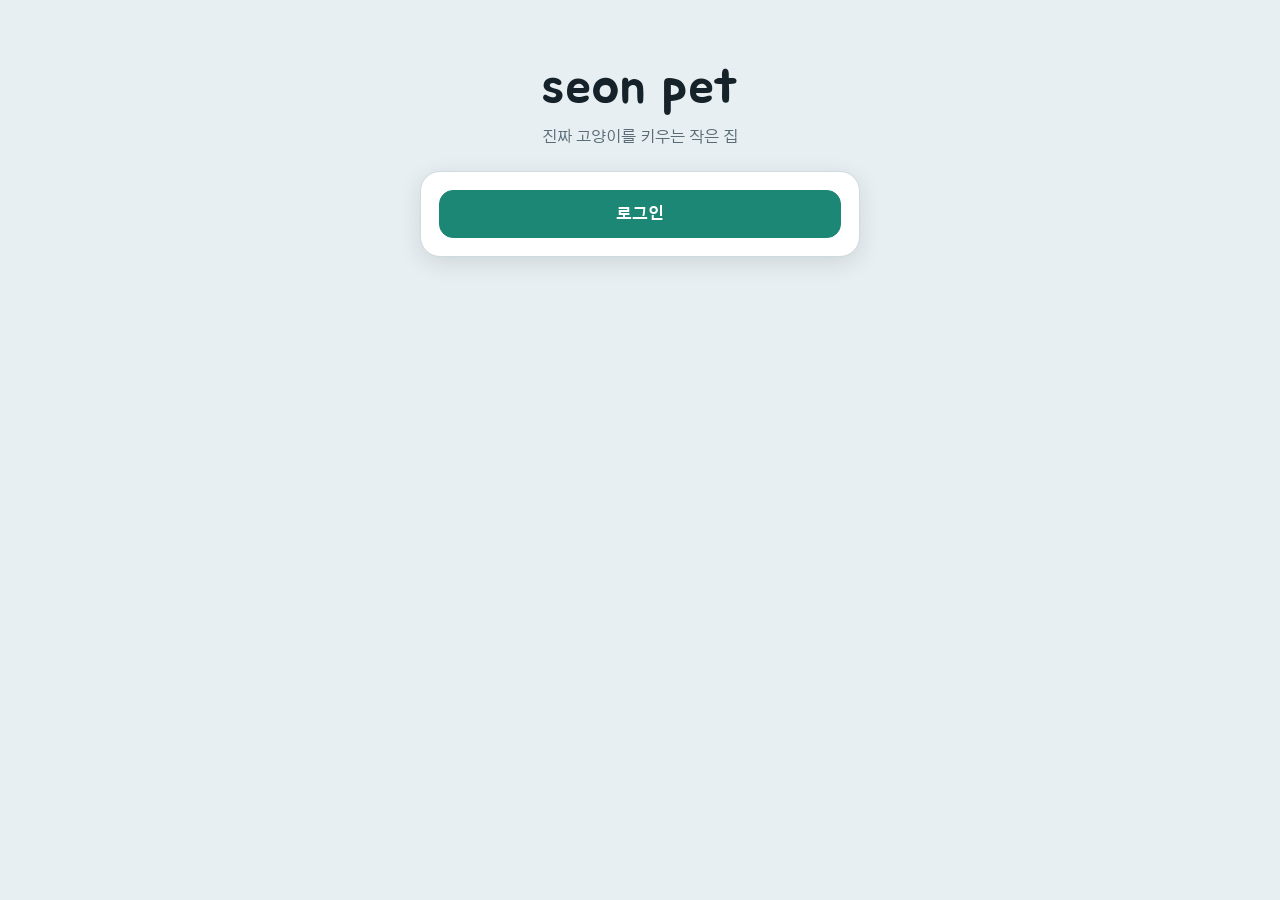
<file: vibecoding/home pat.html>
<!doctype html><html><head><meta charset=utf8><meta name=viewport content="width=device-width,initial-scale=1,viewport-fit=cover"><style>:root{color-scheme:light;box-sizing:border-box;padding-top:env(safe-area-inset-top,0px);padding-bottom:env(safe-area-inset-bottom,0px)}html{scroll-padding-top:env(safe-area-inset-top,0px)}body{margin:0;padding:0;font:14px -apple-system,BlinkMacSystemFont,sans-serif;background:#fff;color:#000}img{max-width:100%}[hidden]:not([hidden=until-found i]){display:none!important}</style></head><body>
<title>seon pet</title>
<meta name="claude:viewport-fit-sides" content="cover">
<link rel="stylesheet" href="https://fonts.googleapis.com/css2?family=Gothic+A1:wght@400;500;700&family=Jua&display=swap">
<style>
/* Layout: one phone-width column. Top bar (menu / title / +), point strip, a stage where the cat sits in front of its house, action row below. */
:root{
  --bg:#e8eff2; --surface:#ffffff; --surface-2:#f2f7f9; --ink:#16222a; --muted:#5a6c76; --line:#cddae0;
  --accent:#1c8774; --accent-ink:#ffffff; --green:#2e9b4a; --green-ink:#ffffff; --coin:#f2b705; --coin-ink:#3a2a00; --danger:#cc3434; --ok:#1c8774;
  --shadow:0 6px 22px rgba(22,34,42,.12);
  --f-display:'Jua','Gothic A1','Apple SD Gothic Neo','Malgun Gothic',sans-serif;
  --f-body:'Gothic A1','Apple SD Gothic Neo','Malgun Gothic',system-ui,sans-serif;
}
@media (prefers-color-scheme:dark){:root:not([data-theme="light"]){
  --bg:#0e171c; --surface:#172228; --surface-2:#1e2c34; --ink:#e6f0f3; --muted:#93a7b1; --line:#2b3b44;
  --accent:#3ec1a7; --accent-ink:#06231d; --green:#4cc767; --green-ink:#052410; --danger:#ff7f7f; --ok:#3ec1a7; --shadow:0 6px 22px rgba(0,0,0,.45); color-scheme:dark}}
:root[data-theme="dark"]{
  --bg:#0e171c; --surface:#172228; --surface-2:#1e2c34; --ink:#e6f0f3; --muted:#93a7b1; --line:#2b3b44;
  --accent:#3ec1a7; --accent-ink:#06231d; --green:#4cc767; --green-ink:#052410; --danger:#ff7f7f; --ok:#3ec1a7; --shadow:0 6px 22px rgba(0,0,0,.45); color-scheme:dark}

*{box-sizing:border-box}
html,body{min-height:100%}
body{background:var(--bg);color:var(--ink);font-family:var(--f-body);font-size:16px;line-height:1.5;
  padding-left:max(16px,env(safe-area-inset-left,0px));padding-right:max(16px,env(safe-area-inset-right,0px));padding-block:16px}
.app{max-width:440px;margin:0 auto;display:flex;flex-direction:column;gap:14px;position:relative}
h1,h2,h3{font-family:var(--f-display);font-weight:400;margin:0;text-wrap:balance}
button{font:inherit;color:inherit;cursor:pointer}
button:focus-visible,input:focus-visible{outline:3px solid var(--accent);outline-offset:2px}

/* top bar */
.bar{display:grid;grid-template-columns:48px 1fr 48px;align-items:center}
.bar h1{text-align:center;font-size:26px;letter-spacing:.02em}
.icon-btn{width:48px;height:48px;border-radius:50%;border:1px solid var(--line);background:var(--surface);display:grid;place-items:center;box-shadow:var(--shadow)}
.icon-btn svg{width:22px;height:22px;stroke:var(--ink);fill:none;stroke-width:2.2;stroke-linecap:round}
.icon-btn.plus{background:var(--accent);border-color:var(--accent)}
.icon-btn.plus svg{stroke:var(--accent-ink)}

.btn{min-height:48px;border-radius:14px;border:1px solid var(--line);background:var(--surface);padding:10px 18px;font-weight:700}
.btn.primary{background:var(--accent);border-color:var(--accent);color:var(--accent-ink)}
.btn.coin{background:var(--coin);border-color:var(--coin);color:var(--coin-ink)}
.btn.ghost{background:transparent}
.btn:disabled{opacity:.45;cursor:not-allowed}
.btn.block{width:100%}

.card{background:var(--surface);border:1px solid var(--line);border-radius:20px;padding:18px;box-shadow:var(--shadow)}
.muted{color:var(--muted)}
.small{font-size:14px}
.center{text-align:center}
.stack{display:flex;flex-direction:column;gap:12px}

/* start + login */
.hero{padding:44px 8px 8px;text-align:center}
.hero h2{font-size:52px;line-height:1.05}
.hero p{margin:10px 0 0;color:var(--muted)}
.field{display:flex;flex-direction:column;gap:6px}
.field label{font-weight:700;font-size:14px}
.field input{min-height:48px;border-radius:12px;border:1px solid var(--line);background:var(--surface-2);color:var(--ink);padding:0 14px;font:inherit}
.err{color:var(--danger);font-size:14px;min-height:20px;margin:0}
.link{background:none;border:0;color:var(--accent);font-weight:700;text-decoration:underline;padding:8px;min-height:44px}

/* sorde */
.sorde{border:2px solid var(--ink);border-radius:20px;padding:18px;background:var(--surface)}
.sorde .tag{font-family:var(--f-display);font-size:30px;letter-spacing:.04em}
.big-mark{font-size:72px;line-height:1;color:var(--ok);font-family:var(--f-display)}
.big-mark.bad{color:var(--danger)}

/* points */
.points{display:flex;align-items:center;justify-content:space-between;gap:12px;padding:12px 16px}
.points .lbl{font-size:13px;color:var(--muted);font-weight:700;letter-spacing:.04em}
.points .num{font-family:var(--f-display);font-size:34px;line-height:1;font-variant-numeric:tabular-nums}
.coin{display:inline-grid;place-items:center;min-width:32px;height:32px;border-radius:16px;background:var(--coin);color:var(--coin-ink);font-weight:700;font-size:14px;padding:0 8px}
.deadline{font-size:13px;color:var(--muted);text-align:right;max-width:190px}
.deadline.warn{color:var(--danger);font-weight:700}

/* stage */
.stage{position:relative;aspect-ratio:1/.95;border-radius:24px;overflow:hidden;border:1px solid var(--line);box-shadow:var(--shadow);user-select:none;-webkit-user-select:none}
.stage .ground{position:absolute;left:-10%;right:-10%;bottom:-18%;height:40%;border-radius:50%}
.stage .house{position:absolute;left:6%;width:88%;bottom:12%}
.stage .house svg{display:block;width:100%;height:auto}
.stage .cat{position:absolute;left:50%;bottom:4%;transform:translateX(-50%);cursor:pointer;-webkit-tap-highlight-color:transparent;transition:left 2.6s ease-in-out,width .4s;z-index:2}
.cat .flip{transition:transform .35s}
.cat .pose{position:relative;transform-origin:50% 100%}
.cat img{display:block;width:100%;height:auto;pointer-events:none;filter:drop-shadow(0 8px 6px rgba(0,0,0,.28))}
.cat .nose{position:absolute;left:58%;top:24%;width:20%;height:22%;border-radius:50%}
.cat.baby{bottom:3%}
.pose.pose.look{animation:look 1.7s ease-in-out}
@keyframes look{0%{transform:none}20%,75%{transform:rotate(-18deg) translateY(-8px) scale(1.05)}100%{transform:none}}
.pose.stretch{transform-origin:15% 100%;animation:stretch 2.8s ease-in-out}
@keyframes stretch{0%{transform:none}30%,70%{transform:scale(1.55,.8)}100%{transform:none}}
.pose.belly{animation:belly 2.6s ease-in-out}
@keyframes belly{0%{transform:none}25%{transform:scale(1.08,1.14)}50%{transform:scale(1.02,.97)}75%{transform:scale(1.15,1.22)}100%{transform:none}}
.pose.jump{animation:jump .65s ease-in-out infinite}
@keyframes jump{0%,100%{transform:translateY(0) rotate(0)}45%{transform:translateY(-100px) rotate(-8deg)}}
.rod{position:absolute;top:0;transform:translateX(-50%);z-index:3;transition:left 1.1s ease-in-out;pointer-events:none}
.rod .line{width:2px;height:92px;margin:0 auto;background:rgba(255,255,255,.9);box-shadow:0 0 2px rgba(0,0,0,.4)}
.rod .bill{width:74px;height:34px;margin:0 auto;border-radius:4px;border:2px solid #2d6a3e;background:linear-gradient(120deg,#9fd8a6,#5fae6f 55%,#9fd8a6);display:grid;place-items:center;color:#14391f;font-weight:700;font-size:12px;transform-origin:50% 0;animation:sway 1s ease-in-out infinite;box-shadow:0 4px 8px rgba(0,0,0,.3)}
@keyframes sway{0%,100%{transform:rotate(-9deg)}50%{transform:rotate(9deg)}}
.toprow{display:grid;grid-template-columns:repeat(3,minmax(0,1fr));gap:8px}
.toprow .btn{padding:8px 4px;min-height:44px;font-size:14px}
.btn.green{background:var(--green);border-color:var(--green);color:var(--green-ink)}
.ball{width:168px;height:168px;border-radius:50%;border:0;margin:6px auto;background:radial-gradient(circle at 35% 30%,#fff7c2,#f2b705 55%,#c98a00);box-shadow:0 10px 24px rgba(0,0,0,.25);font-family:var(--f-display);font-size:24px;color:#3a2a00;animation:float 2.2s ease-in-out infinite}
@keyframes float{0%,100%{transform:translateY(0)}50%{transform:translateY(-8px)}}
.pulse{animation:pulse 1.1s ease-in-out infinite;min-height:64px;font-size:20px}
@keyframes pulse{0%,100%{transform:scale(.88)}50%{transform:scale(1.25)}}
.red{color:var(--danger);font-weight:700}
.stage .cat img{display:block;width:100%;height:auto;pointer-events:none;filter:drop-shadow(0 8px 6px rgba(0,0,0,.28))}
.mission-btn{position:absolute;top:14px;left:50%;transform:translateX(-50%);z-index:3;white-space:nowrap;box-shadow:0 4px 14px rgba(0,0,0,.25)}
.pose.walking{animation:walk .5s ease-in-out infinite}
@keyframes walk{0%,100%{transform:translateY(0) rotate(-2.5deg)}50%{transform:translateY(-6px) rotate(2.5deg)}}
.house-arrow{position:absolute;right:10px;bottom:38%;z-index:3;width:46px;height:46px;border-radius:50%;border:0;background:var(--ink);color:var(--bg);display:grid;place-items:center;box-shadow:0 4px 12px rgba(0,0,0,.3)}
.house-arrow svg{width:22px;height:22px;stroke:var(--bg);fill:none;stroke-width:2.6;stroke-linecap:round}
.house-arrow .badge{position:absolute;top:-6px;right:-6px;min-width:22px;height:22px;border-radius:11px;background:var(--coin);color:var(--coin-ink);font-size:12px;font-weight:700;display:grid;place-items:center;padding:0 5px}
.room{border-radius:18px;padding:14px;background:linear-gradient(#f3d9b1,#e2b887);display:grid;grid-template-columns:repeat(2,minmax(0,1fr));gap:10px;min-height:160px;align-content:start}
.room .kit{border:0;border-radius:16px;background:rgba(255,255,255,.55);padding:8px;color:#3a2a14;display:flex;flex-direction:column;align-items:center;gap:2px;text-align:center;font-size:13px}
.room .kit img{width:78%;height:auto;filter:drop-shadow(0 4px 4px rgba(0,0,0,.25))}
.room .kit b{font-family:var(--f-display);font-weight:400;font-size:16px}
.room .kit.warn{outline:3px solid var(--danger)}
.stage .house{transform-origin:50% 100%}
.stage .house.tumble{animation:tumble 2.4s cubic-bezier(.5,0,.9,.6) forwards}
@keyframes tumble{0%{transform:none}25%{transform:rotate(7deg) translateX(8px)}100%{transform:translate(70%,55%) rotate(260deg);opacity:0}}
.rain{position:absolute;inset:0;z-index:5;background:rgba(20,32,48,.4);pointer-events:none;overflow:hidden}
.rain i{position:absolute;top:-30px;width:2px;height:22px;background:rgba(200,225,255,.85);animation:rainfall .55s linear infinite}
@keyframes rainfall{to{transform:translateY(400px)}}
.xmas{position:absolute;inset:0;z-index:0;pointer-events:none}
.xmas svg{width:100%;height:100%;display:block}
.xmas .b{animation:blink 1.6s ease-in-out infinite}
@keyframes blink{0%,100%{opacity:1}50%{opacity:.25}}
.snow{position:absolute;inset:0;z-index:4;pointer-events:none;overflow:hidden}
.snow i{position:absolute;top:-8px;width:5px;height:5px;border-radius:50%;background:#fff;opacity:.9;animation:snowfall linear infinite}
@keyframes snowfall{to{transform:translate(14px,380px)}}
.hand{position:absolute;z-index:6;width:62px;transform:translate(-50%,-100%) translateX(130px);opacity:0;transition:transform .6s ease-out,opacity .4s;pointer-events:none}
.hand svg{display:block;width:100%;transform:rotate(172deg)}
.hand.in{transform:translate(-50%,-100%);opacity:1}
.hand.stroke svg{animation:stroke .5s ease-in-out 3}
@keyframes stroke{0%,100%{transform:rotate(172deg) translateX(0)}50%{transform:rotate(172deg) translateX(-16px)}}
.hand.ouch svg{animation:ouch .35s linear 3;filter:drop-shadow(0 0 4px #ff3b3b) saturate(1.4)}
@keyframes ouch{0%,100%{transform:rotate(172deg) translateY(10px)}50%{transform:rotate(150deg) translateY(10px)}}
.say{position:absolute;z-index:7;transform:translateX(-50%);background:#fff;color:#c01818;font-family:var(--f-display);font-size:22px;padding:2px 12px;border-radius:14px;box-shadow:0 3px 10px rgba(0,0,0,.3)}
.pose.bite{animation:bite .3s linear 3}
@keyframes bite{0%,100%{transform:none}50%{transform:translateY(-12px) scale(1.05)}}
.pose.eat{animation:eat .55s ease-in-out infinite}
@keyframes eat{0%,100%{transform:rotate(0)}50%{transform:rotate(7deg) translateY(5px)}}
.feed{position:absolute;bottom:2%;z-index:3;transform:translateX(-50%);display:flex;gap:6px;align-items:flex-end;animation:popin .35s ease-out}
@keyframes popin{from{transform:translateX(-50%) scale(.3);opacity:0}}
.feed .bowl{position:relative;width:62px}
.feed .bowl svg{display:block;width:100%}
.feed .kib{position:absolute;left:calc(30% + var(--x));top:0;width:8px;height:8px;border-radius:50%;background:#a5653a;animation:kib .8s ease-in var(--d) both}
@keyframes kib{from{transform:translateY(-120px);opacity:1}to{transform:translateY(12px);opacity:1}}
.pose.bounce{animation:bounce .45s}
@keyframes bounce{0%{transform:scale(1)}35%{transform:translateY(-14px) scale(1.06)}100%{transform:scale(1)}}
.heart{position:absolute;z-index:4;font-family:var(--f-display);font-size:26px;color:#ff5d8f;pointer-events:none;animation:floatUp 1.1s forwards}
@keyframes floatUp{from{opacity:1;transform:translateY(0)}to{opacity:0;transform:translateY(-70px)}}
.banner{position:absolute;left:12px;right:12px;bottom:12px;z-index:4;background:var(--ink);color:var(--bg);border-radius:14px;padding:10px 14px;text-align:center;font-weight:700}

.chips{display:flex;gap:8px;flex-wrap:wrap}
.chip{min-height:40px;border-radius:20px;border:1px solid var(--line);background:var(--surface);padding:6px 14px;font-weight:700}
.chip[aria-pressed="true"]{background:var(--ink);color:var(--bg);border-color:var(--ink)}

.stats{display:grid;grid-template-columns:repeat(3,1fr);gap:8px;text-align:center}
.stats div{background:var(--surface-2);border-radius:14px;padding:10px 6px}
.stats b{display:block;font-family:var(--f-display);font-weight:400;font-size:22px;font-variant-numeric:tabular-nums}
.stats span{font-size:12px;color:var(--muted)}
.actions{display:grid;grid-template-columns:repeat(2,1fr);gap:10px}
.actions .btn{display:flex;flex-direction:column;align-items:center;gap:0;line-height:1.25}
.actions .btn small{font-weight:400;color:var(--muted);font-size:12px}

/* option cards */
.opts{display:grid;grid-template-columns:repeat(3,minmax(0,1fr));gap:8px}.opts.one{grid-template-columns:minmax(0,220px);justify-content:center}
.opt{border:2px solid var(--line);background:var(--surface);border-radius:18px;padding:10px;display:flex;flex-direction:column;gap:6px;align-items:center;text-align:center}
.opt[aria-pressed="true"]{border-color:var(--accent);box-shadow:0 0 0 3px color-mix(in srgb,var(--accent) 30%,transparent)}
.opt svg,.opt img{width:100%;max-width:150px;height:auto}
.opt b{font-family:var(--f-display);font-weight:400;font-size:18px}

/* drawer + modal */
.scrim{position:fixed;inset:0;background:rgba(5,12,16,.55);z-index:20;display:flex}
.drawer{width:min(300px,84vw);background:var(--surface);height:100%;padding:calc(20px + env(safe-area-inset-top,0px)) 16px 20px max(16px,env(safe-area-inset-left,0px));display:flex;flex-direction:column;gap:10px}
.drawer .item{text-align:left;min-height:54px;border-radius:14px;border:1px solid var(--line);background:var(--surface-2);padding:10px 16px;font-family:var(--f-display);font-size:22px}
.drawer .item.small{font-family:var(--f-body);font-size:15px;font-weight:700;min-height:46px}
.modal-wrap{align-items:flex-end;justify-content:center}
.modal{width:100%;max-width:440px;background:var(--surface);border-radius:24px 24px 0 0;padding:20px 16px calc(20px + env(safe-area-inset-bottom,0px));display:flex;flex-direction:column;gap:14px;max-height:92%;overflow:auto}
.missions{display:grid;grid-template-columns:1fr 1fr;gap:10px}
.mission{min-height:92px;border-radius:18px;border:2px solid var(--line);background:var(--surface-2);padding:10px;display:flex;flex-direction:column;justify-content:center;gap:2px;text-align:center}
.mission b{font-family:var(--f-display);font-weight:400;font-size:20px}
.mission.done{opacity:.6;cursor:default}
.result{border-radius:18px;padding:22px 14px;text-align:center;display:flex;flex-direction:column;gap:6px}
.result h2{font-size:34px}
.result.win{background:var(--coin);color:var(--coin-ink)}
.result.bonus{background:var(--accent);color:var(--accent-ink)}
.result.fail{background:var(--surface-2);border:1px solid var(--line)}

.rules{color:var(--danger);font-weight:500;display:flex;flex-direction:column;gap:12px}
.toast{position:fixed;left:50%;bottom:calc(24px + env(safe-area-inset-bottom,0px));transform:translateX(-50%);background:var(--ink);color:var(--bg);padding:12px 18px;border-radius:14px;z-index:40;max-width:min(92vw,420px);text-align:center;font-weight:700;box-shadow:var(--shadow)}
@media (prefers-reduced-motion:reduce){*{animation:none!important;transition:none!important}}
</style>

<div class="app" id="app"></div>
<div id="layer"></div>
<div id="toast" class="toast" hidden role="status"></div>

<script>
const CAT_SRC = "[data-uri]";
const KEY = 'seonpet.v1';
const PLAY_COST = 12, FEED_COST = 8, HOUSE_COST = 20, MAX_PETS = 3;
const HOUSES = {
  normal:{name:'평범한 집', sky:'linear-gradient(#bfe6c9,#e8f6d9)', ground:'#8bc27a'},
  ice:{name:'아이스 집', sky:'linear-gradient(#aee0f5,#eaf8ff)', ground:'#f4fbff'},
  fire:{name:'불의 집', sky:'linear-gradient(#5a2a2e,#e8743b)', ground:'#7c2a1f'}
};
const MISSIONS = ['간식 찾기','털 빗겨주기','장난감 낚시','낮잠 지켜주기'];

/* ---------- storage ---------- */
let DB = {accounts:{}, sorde:{}, session:null};
function load(){ try{ const r=localStorage.getItem(KEY); if(r) DB=Object.assign(DB,JSON.parse(r)); }catch(e){} }
function save(){ try{ localStorage.setItem(KEY,JSON.stringify(DB)); }catch(e){} }
load();

/* ---------- helpers ---------- */
const $ = s=>document.querySelector(s);
const esc = s=>String(s).replace(/[&<>"']/g,c=>({'&':'&amp;','<':'&lt;','>':'&gt;','"':'&quot;',"'":'&#39;'}[c]));
function newAccount(num){ return {num, pts:0, pets:[], lastEarn:null, secretDay:null, missionDay:null, missions:{}, offset:0, vanished:false, seq:0}; }
const acc = ()=>DB.accounts[DB.session];
const now = ()=>new Date(Date.now()+(acc()?acc().offset:0)*864e5);
const pad = n=>String(n).padStart(2,'0');
const dayKey = d=>`${d.getFullYear()}-${pad(d.getMonth()+1)}-${pad(d.getDate())}`;
const dayNum = k=>{const [y,m,d]=k.split('-').map(Number);return Math.round(Date.UTC(y,m-1,d)/864e5)};
const daysBetween = (a,b)=>dayNum(b)-dayNum(a);
let toastTimer;
function toast(msg){ const t=$('#toast'); t.textContent=msg; t.hidden=false; clearTimeout(toastTimer); toastTimer=setTimeout(()=>t.hidden=true,2200); }

function earn(n){ const a=acc(); a.pts+=n; a.lastEarn=dayKey(now()); save(); }
function spend(n){ const a=acc(); if(a.pts<n) return false; a.pts-=n; save(); return true; }

function petSize(p){ const d=Math.max(0,daysBetween(p.adopted,dayKey(now()))); return {cm:20+3*Math.floor(d/5), days:d, next:5-(d%5)}; }

/* Pets vanish when the 23:12 deadline of a day passes without any pet point earned that day. */
function checkVanish(){
  const a=acc(); if(!a||!a.pets.length) return false;
  const n=now(); const today=dayKey(n);
  const afterDeadline = n.getHours()>23 || (n.getHours()===23 && n.getMinutes()>=12);
  const y=new Date(n); y.setDate(y.getDate()-1);
  const D = afterDeadline ? today : dayKey(y);
  if(!a.lastEarn || a.lastEarn < D){ a.pets=[]; a.vanished=true; save(); return true; }
  return false;
}
function deadlineText(){
  const a=acc(), n=now(), today=dayKey(n);
  if(a.lastEarn===today) return {t:'오늘 펫 포인트를 이미 얻었어요', warn:false};
  const end=new Date(n); end.setHours(23,12,0,0);
  const ms=Math.max(0,end-n), h=Math.floor(ms/36e5), m=Math.floor(ms%36e5/6e4);
  return {t:`23:12까지 펫 포인트를 얻어야 해요 (${h}시간 ${m}분 남음)`, warn:ms<2*36e5};
}

/* ---------- state ---------- */
let view = DB.session && acc() ? 'home' : 'start';
let sel = 0;               // selected pet index
let flow = {pet:false, house:null};
let play = null;           // {petId,count}
let sordeStep = 'gate';    // gate | list | form | ok | bad
let sordeMsg = '';
let loginErr = '';
if(DB.session && !acc()){ DB.session=null; view='start'; }
if(view==='home') checkVanish();

/* ---------- svg houses ---------- */
function houseSvg(type,lvl){
  const extras = (lvl>=2 ? `<g><rect x="258" y="188" width="18" height="14" rx="3" fill="#b5652f"/><circle cx="262" cy="182" r="6" fill="#ff7fa8"/><circle cx="272" cy="180" r="6" fill="#ffd45c"/><circle cx="267" cy="174" r="6" fill="#ff9d5c"/><path d="M267 188v-8" stroke="#3f8a3a" stroke-width="3"/></g>`:'')
    + (lvl>=3 ? `<g><path d="M36 100v28" stroke="#6b5a45" stroke-width="2"/><rect x="26" y="126" width="20" height="26" rx="6" fill="#ffd45c" stroke="#b8862a" stroke-width="2"/><circle cx="36" cy="139" r="14" fill="#ffd45c" opacity=".25"/><path d="M270 40l4 10 10 4-10 4-4 10-4-10-10-4 10-4z" fill="#ffe27a"/></g>`:'');
  const defs = `<defs>
    <linearGradient id="gi" x1="0" y1="0" x2="0" y2="1"><stop offset="0" stop-color="#f1fbff"/><stop offset="1" stop-color="#9fd6ee"/></linearGradient>
    <linearGradient id="gf" x1="0" y1="0" x2="0" y2="1"><stop offset="0" stop-color="#ff9a3c"/><stop offset="1" stop-color="#c9321f"/></linearGradient>
    <radialGradient id="gd" cx=".5" cy=".7" r=".6"><stop offset="0" stop-color="#ffe08a"/><stop offset="1" stop-color="#ff7a1f"/></radialGradient></defs>`;
  let body='';
  if(type==='normal') body=`
    <ellipse cx="150" cy="205" rx="125" ry="12" fill="#000" opacity=".12"/>
    <rect x="205" y="38" width="24" height="46" fill="#7a3b2c"/>
    <rect x="50" y="95" width="200" height="108" rx="4" fill="#dca66a"/>
    <path d="M50 120h200M50 145h200M50 170h200" stroke="#b9854d" stroke-width="2"/>
    <polygon points="28,102 150,22 272,102" fill="#a4503a"/>
    <polygon points="28,102 150,22 272,102 262,108 150,36 38,108" fill="#8a3f2c"/>
    <path d="M122 203v-42a28 28 0 0 1 56 0v42z" fill="#5a3626"/><circle cx="168" cy="184" r="3" fill="#ffd45c"/>
    <rect x="68" y="118" width="40" height="34" rx="3" fill="#bfe3f2" stroke="#fff" stroke-width="4"/><path d="M88 118v34M68 135h40" stroke="#fff" stroke-width="3"/>
    <rect x="192" y="118" width="40" height="34" rx="3" fill="#bfe3f2" stroke="#fff" stroke-width="4"/><path d="M212 118v34M192 135h40" stroke="#fff" stroke-width="3"/>`;
  if(type==='ice') body=`
    <ellipse cx="150" cy="205" rx="130" ry="12" fill="#2b6a8a" opacity=".18"/>
    <path d="M38 204A112 112 0 0 1 262 204z" fill="url(#gi)" stroke="#7fb8d3" stroke-width="3"/>
    <path d="M52 168h196M72 134h156M110 100h80M150 92v36M100 168v-34M200 168v-34M68 134l12 34M232 134l-12 34M130 128l-8 40M170 128l8 40" stroke="#7fb8d3" stroke-width="2" fill="none" opacity=".75"/>
    <path d="M104 204v-30a46 46 0 0 1 92 0v30z" fill="#2d5f7c"/><path d="M118 204v-24a32 32 0 0 1 64 0v24z" fill="#1d4259"/>
    <path d="M70 118l6 20 6-20zM110 98l5 18 5-18zM180 98l5 18 5-18zM218 118l6 20 6-20z" fill="#d8f2fd" stroke="#7fb8d3" stroke-width="1.5"/>
    <ellipse cx="70" cy="204" rx="40" ry="8" fill="#fff"/><ellipse cx="236" cy="204" rx="38" ry="8" fill="#fff"/>`;
  if(type==='fire') body=`
    <ellipse cx="150" cy="205" rx="130" ry="13" fill="#ff7a1f" opacity=".45"/>
    <rect x="50" y="98" width="200" height="105" rx="4" fill="#6e2b22"/>
    <path d="M50 125h200M50 152h200M50 178h200M100 98v27M160 98v27M210 98v27M80 125v27M135 125v27M190 125v27M110 152v26M170 152v26" stroke="#4d1c16" stroke-width="3"/>
    <polygon points="28,104 150,30 272,104" fill="url(#gf)"/>
    <path d="M118 36c-16-22 4-32 6-46 10 14 22 18 12 36 8-4 12-12 12-20 12 16 18 44-6 56-4-14-16-14-24-26z" fill="#ffb13c" transform="translate(0 34)"/>
    <path d="M136 52c-6-12 4-16 4-26 8 8 12 14 6 26z" fill="#ffe27a" transform="translate(4 34)"/>
    <path d="M122 203v-42a28 28 0 0 1 56 0v42z" fill="url(#gd)"/>
    <rect x="68" y="120" width="40" height="32" rx="3" fill="url(#gd)" stroke="#3a1510" stroke-width="4"/>
    <rect x="192" y="120" width="40" height="32" rx="3" fill="url(#gd)" stroke="#3a1510" stroke-width="4"/>`;
  return `<svg viewBox="0 0 300 215" role="img" aria-label="${HOUSES[type].name}">${defs}${body}${extras}</svg>`;
}
const POS={};
function isXmas(){ const d=now(), m=d.getMonth()+1, day=d.getDate(); return (m===11&&day>=12)||m===12||(m===1&&day<=13); }
function xmasHtml(){
  const cols=['#ff4d4d','#ffd84d','#4db8ff','#6be07a'];
  const bulbs=[6,19,32,45,58,71,84,95].map((x,i)=>`<circle class="b" cx="${x}" cy="${i%2?11:8}" r="1.7" fill="${cols[i%4]}" style="animation-delay:${(i*.25).toFixed(2)}s"/>`).join('');
  const orn=[[10,52,'#ff4d4d'],[18,60,'#ffd84d'],[8,68,'#4db8ff'],[20,72,'#ff4d4d'],[13,44,'#ffd84d']].map(o=>`<circle cx="${o[0]}" cy="${o[1]}" r="1.6" fill="${o[2]}"/>`).join('');
  const flakes=Array.from({length:18},(_,i)=>`<i style="left:${(i*37+11)%100}%;animation-duration:${5+(i%4)}s;animation-delay:-${i%7}s;width:${3+(i%3)}px;height:${3+(i%3)}px"></i>`).join('');
  return `<div class="xmas" aria-hidden="true"><svg viewBox="0 0 100 95" preserveAspectRatio="xMidYMid slice">
    <path d="M-2 6Q12 14 25 8T52 8T78 8T104 8" stroke="#2c4a33" stroke-width=".6" fill="none"/>${bulbs}
    <g id="xtree"><polygon points="14,34 23,52 5,52" fill="#2f8f4e"/><polygon points="14,42 27,64 1,64" fill="#287a42"/><polygon points="14,52 31,78 -3,78" fill="#206a39"/><rect x="12" y="78" width="4" height="8" fill="#6b4226"/><path d="M14 28l1.6 3.6 3.8.4-2.9 2.6.9 3.8-3.4-2-3.4 2 .9-3.8-2.9-2.6 3.8-.4z" fill="#ffd84d"/>${orn}</g>
    <use href="#xtree" transform="translate(86 4) scale(.8)"/>
  </svg></div><div class="snow" aria-hidden="true">${flakes}</div>`;
}
function catEl(key,cls,w,left,actn,extra,id){
  return `<div class="cat ${cls}" ${id?`id="${id}"`:''} data-act="${actn}" data-key="${key}" ${extra||''} style="width:${w}%;left:${left}%"><div class="flip"><div class="pose"><img src="${CAT_SRC}" alt="고양이" width="560" height="368">${cls==='mother'?'<span class="nose" data-act="nose"></span>':''}</div></div></div>`;
}
function stageHtml(p,withMission){
  const h=HOUSES[p.house], s=petSize(p), today=dayKey(now());
  const scale=Math.min(1.35,0.8+(s.cm-20)/60);
  const w=(44*scale).toFixed(1);
  const babies=(p.babies||[]).map((b,i)=>{
    const grown=daysBetween(b.born,today)>=7;
    const k='b'+b.id; if(POS[k]==null) POS[k]=i%2?72:24;
    return catEl(k,'baby',grown?26:15,POS[k],'baby',`data-id="${b.id}"`);
  }).join('');
  const mk='m'+p.id; if(POS[mk]==null) POS[mk]=50;
  return `<div class="stage" id="stage" style="background:${h.sky}">
    <div class="ground" style="background:${h.ground}"></div>
    ${isXmas()?xmasHtml():''}
    ${withMission?`<button class="btn coin mission-btn" data-act="missions">성장미션</button>`:''}
    <div class="house">${houseSvg(p.house,p.lvl)}</div>
    <button class="house-arrow" data-act="inhouse" aria-label="집 안의 아기 고양이 보기"><svg viewBox="0 0 24 24"><path d="M9 5l7 7-7 7"/></svg>${(p.babies||[]).length?`<span class="badge">${p.babies.length}</span>`:''}</button>
    ${catEl(mk,'mother',w,POS[mk],'cat','','cat')}
  </div>`;
}

/* ---------- views ---------- */
function vStart(){ return `
  <div class="hero"><h2>seon pet</h2><p>진짜 고양이를 키우는 작은 집</p></div>
  <div class="card stack"><button class="btn primary block" data-act="go-login">로그인</button></div>`; }

function vLogin(){ return `
  <div class="bar"><button class="icon-btn" data-act="go-start" aria-label="뒤로"><svg viewBox="0 0 24 24"><path d="M15 5l-7 7 7 7"/></svg></button><h1>로그인</h1><span></span></div>
  <form class="card stack" id="loginForm" autocomplete="off">
    <p style="margin:0">seon 계정으로 로그인 하세요.</p>
    <div class="field"><label for="lname">계정</label><input id="lname" placeholder="예: 선우페이" maxlength="20"></div>
    <div class="field"><label for="lnum">계정 번호</label><input id="lnum" type="password" inputmode="numeric" placeholder="예: 12345" maxlength="20"></div>
    <p class="err" id="lerr">${esc(loginErr)}</p>
    <button class="btn primary block" type="submit">확인</button>
    <button class="link" type="button" data-act="go-sorde">seon 계정은 sorde로 로그인</button>
  </form>`; }

function vSorde(){
  let inner='';
  if(sordeStep==='gate') inner=`<div class="tag">sorde</div><p class="muted">seon 계정은 sorde(open sorde)로 들어가요.</p><button class="btn primary block" data-act="sorde-login">로그인</button>`;
  if(sordeStep==='list'){
    const names=Object.keys(DB.sorde);
    inner=`<div class="tag">LOG IN</div>
      ${names.length?`<p class="muted small">저장된 sorde 계정</p>${names.map(n=>`<button class="btn block" data-act="sorde-pick" data-name="${esc(n)}">${esc(n)}</button>`).join('')}`:`<p class="muted">아직 계정이 없어요. 아래 + 를 눌러 만드세요.</p>`}
      <button class="icon-btn plus" style="align-self:center;width:64px;height:64px" data-act="sorde-add" aria-label="계정 추가"><svg viewBox="0 0 24 24"><path d="M12 5v14M5 12h14"/></svg></button>`;
  }
  if(sordeStep==='form') inner=`<div class="tag">sorde</div>
    <form class="stack" id="sordeForm" autocomplete="off">
      <div class="field"><label for="sname">계정 이름</label><input id="sname" maxlength="20" value="${esc(sordePrefill)}"></div>
      <div class="field"><label for="spw">비밀번호</label><input id="spw" type="password" maxlength="20"></div>
      <button class="btn coin block" type="submit">확인</button></form>`;
  if(sordeStep==='ok') inner=`<div class="center stack"><div class="big-mark">√</div><h2>완료! 성공하였습니다!</h2><button class="btn primary block" data-act="sorde-enter">seon pet 시작하기</button></div>`;
  if(sordeStep==='bad') inner=`<div class="center stack"><div class="big-mark bad">…</div><h2>아… 실패 실패하였습니다.</h2><p class="muted">${esc(sordeMsg)}</p><button class="btn block" data-act="sorde-add">다시 하기</button></div>`;
  return `<div class="bar"><button class="icon-btn" data-act="go-login" aria-label="뒤로"><svg viewBox="0 0 24 24"><path d="M15 5l-7 7 7 7"/></svg></button><h1>sorde</h1><span></span></div>
    <div class="sorde stack">${inner}</div>`;
}
let sordePrefill='';
let luckyStep='gate', luckyErr='';
const acctNumber=()=>{const a=acc();return (a&&a.num)||(DB.sorde.seon&&DB.sorde.seon.pw)||''};
const luckyKey=()=>dayKey(new Date(now().getTime()-13*36e5));
function vLucky(){
  const a=acc(); let inner='';
  const back=`<div class="bar"><button class="icon-btn" data-act="home" aria-label="홈"><svg viewBox="0 0 24 24"><path d="M15 5l-7 7 7 7"/></svg></button><h1>럭키럭키</h1><span></span></div>`;
  const st=luckyStep;
  if(st==='gate') inner=`<div class="card center stack"><h2>25세 이상만 사용가능</h2><button class="btn green block" data-act="lk" data-s="credit">신용접수로!</button></div>`;
  if(st==='credit') inner=`<form class="card stack" id="creditForm" autocomplete="off"><h2>신용 번호</h2>
    <div class="field"><label for="cnum">신용 번호</label><input id="cnum" type="password" maxlength="20"></div>
    <p style="margin:0;font-weight:700">seon 번호로 사용하세요.</p><p class="muted small" style="margin:0">게임 안에서만 쓰는 번호예요. 실제 카드번호는 넣지 마세요.</p>
    <p class="err" id="cerr">${esc(luckyErr)}</p>
    <button class="btn green block" type="submit">확인</button>
    <button class="btn block" type="button" data-act="lk" data-s="menu">신용번호가 없다면?</button></form>`;
  if(st==='menu') inner=`<div class="sorde stack"><div class="tag">sorde</div><p class="muted small" style="margin:0">seon open sorde</p>
    <button class="btn block" data-act="lk" data-s="credit-create">신용점수</button>
    <button class="btn coin block" data-act="lk" data-s="macbon">맥본 점수</button>
    <button class="btn block" disabled>펫펫보험 (준비 중)</button></div>`;
  if(st==='credit-create') inner=`<div class="card center stack"><h2>신용접수</h2><p style="margin:0">신용접수는 로그인 2계정을 만들어야 해요.</p><button class="btn primary block" data-act="lk" data-s="credit-confirm">만들기</button></div>`;
  if(st==='credit-confirm') inner=`<div class="card center stack"><h2>로그인 계정을 사용 하시겠습니까?</h2><div class="actions"><button class="btn primary" data-act="lk-yes">네</button><button class="btn" data-act="lk" data-s="menu">아니오</button></div></div>`;
  if(st==='credit-done') inner=`<div class="card center stack"><div class="big-mark">√</div><h2>로그인 완료!</h2><button class="btn block" data-act="home">홈으로 돌아가기</button></div>`;
  if(st==='macbon') inner=`<div class="card center stack"><h2>맥본 점수</h2><p style="margin:0">점수를 늘리세요!</p><div style="display:grid;place-items:center;min-height:100px"><button class="btn coin pulse" data-act="lk" data-s="loan">점수 늘리기</button></div></div>`;
  if(st==='loan') inner=`<form class="card stack" id="loanForm" autocomplete="off"><h2>대출 번호</h2>
    <div class="field"><label for="lnumb">대출 번호를 쓰세요</label><input id="lnumb" type="password" maxlength="20"></div>
    <p class="red" style="margin:0">1글자라도 틀리면 바로 25세 미만으로 인지합니다.</p>
    <p class="muted small" style="margin:0">보통 로그인 번호(seon 번호)를 써요.</p>
    <button class="btn primary block" type="submit">확인</button></form>`;
  if(st==='fail') inner=`<div class="card center stack"><div class="big-mark bad">…</div><h2>25세 미만으로 인지합니다.</h2><button class="btn block" data-act="lk" data-s="gate">처음으로</button></div>`;
  if(st==='done') inner=`<div class="card center stack"><div class="big-mark">√</div><h2>등록완료!</h2></div>`;
  if(st==='ball'){
    const k=luckyKey(), n=a.luckyKey===k?(a.luckyN|0):0, left=Math.max(0,2-n);
    inner=`<div class="card center stack"><h2>럭키볼 터치</h2>
      <button class="ball" data-act="ball" ${left?'':'disabled'}>${left?'터치!':'내일 1시'}</button>
      <p style="margin:0;font-weight:700">터치하면 포인트 10p!</p>
      <p class="muted small" style="margin:0">${left?`오늘 남은 횟수 ${left}/2`:'오늘은 다 썼어요. 다음날 오후 1시부터 사용할 수 있어요.'}</p>
      <div class="coin" style="margin:0 auto">내 포인트 ${a.pts}p</div></div>`;
  }
  return back+inner;
}

function topBar(title){ return `<div class="bar">
  <button class="icon-btn" data-act="menu" aria-label="메뉴"><svg viewBox="0 0 24 24"><path d="M4 7h16M4 12h16M4 17h16"/></svg></button>
  <h1>${title}</h1>
  <button class="icon-btn plus" data-act="plus" aria-label="펫 추가"><svg viewBox="0 0 24 24"><path d="M12 5v14M5 12h14"/></svg></button></div>`; }

function vHome(){
  const a=acc(); const dl=deadlineText();
  let main='';
  if(!a.pets.length){
    main=`<div class="card center stack">
      ${a.vanished?`<h2>펫이 모두 사라졌어요</h2><p class="muted">23시 12분까지 펫 포인트를 얻지 못했어요.</p>`:`<h2>아직 펫이 없어요</h2><p class="muted">오른쪽 위의 + 를 눌러 고양이를 입양하세요.</p>`}
      <button class="btn primary block" data-act="plus">펫 입양하기</button></div>`;
  } else {
    if(sel>=a.pets.length) sel=0;
    const p=a.pets[sel], s=petSize(p);
    main=`${a.pets.length>1?`<div class="chips">${a.pets.map((q,i)=>`<button class="chip" data-act="sel" data-i="${i}" aria-pressed="${i===sel}">${esc(q.name)}</button>`).join('')}</div>`:''}
      ${stageHtml(p,true)}
      <div class="stats"><div><b>${s.cm}cm</b><span>몸길이</span></div><div><b>${s.days}일</b><span>함께한 날</span></div><div><b>${s.next}일</b><span>다음 +3cm까지</span></div></div>
      ${(p.babies&&p.babies.length)||(a.deaths|0)?`<p class="muted small center" style="margin:0">아기 고양이 ${(p.babies||[]).length}마리 · 3일 안에 돌봐주세요 · 떠난 아기 ${a.deaths|0}/10</p>`:''}
      <div class="actions">
        <button class="btn" data-act="play">놀아주기<small>${PLAY_COST}p · 낚시줄 놀이</small></button>
        <button class="btn" data-act="feed">밥주기<small>${FEED_COST}p</small></button>
        <button class="btn" data-act="pat">쓰다듬기<small>무료</small></button>
        <button class="btn" data-act="build" ${p.lvl>=3?'disabled':''}>집 만들어주기<small>${p.lvl>=3?'최고 단계':`${HOUSE_COST}p · 집 Lv.${p.lvl}→${p.lvl+1}`}</small></button>
      </div>`;
  }
  return `${topBar('seon pet')}
    <div class="card points"><div><div class="lbl">펫 POINT</div><div class="num" id="ptnum">${a.pts}</div></div>
      <div class="deadline ${dl.warn?'warn':''}" id="deadline">${dl.t}</div></div>
    ${a.pets.length?`<div class="toprow"><button class="btn green" data-act="go-lucky">럭키럭키</button><button class="btn" data-act="stretch">스트레에에칭</button>${(a.deaths|0)<10?'<button class="btn" data-act="hatch">해치</button>':''}</div>`:''}
    ${main}`;
}

function vAdoptPet(){ return `
  <div class="bar"><button class="icon-btn" data-act="home" aria-label="취소"><svg viewBox="0 0 24 24"><path d="M6 6l12 12M18 6L6 18"/></svg></button><h1>펫 고르기</h1><span></span></div>
  <div class="card stack"><p style="margin:0">함께 지낼 펫을 골라요.</p>
    <div class="opts one"><button class="opt" data-act="pickpet" aria-pressed="${flow.pet}"><img src="${CAT_SRC}" alt="고양이" width="560" height="368"><b>고양이</b><span class="small muted">실물 고양이</span></button></div>
    <button class="btn primary block" data-act="pet-ok" ${flow.pet?'':'disabled'}>확인</button></div>`; }

function vAdoptHouse(){ return `
  <div class="bar"><button class="icon-btn" data-act="plus" aria-label="뒤로"><svg viewBox="0 0 24 24"><path d="M15 5l-7 7 7 7"/></svg></button><h1>집 고르기</h1><span></span></div>
  <div class="card stack"><p style="margin:0">고양이가 살 집을 골라요.</p>
    <div class="opts">${['ice','fire','normal'].map(k=>`<button class="opt" data-act="pickhouse" data-k="${k}" aria-pressed="${flow.house===k}">${houseSvg(k,1)}<b>${HOUSES[k].name}</b></button>`).join('')}</div>
    <button class="btn primary block" data-act="house-ok" ${flow.house?'':'disabled'}>확인</button></div>`; }

function vSecret(){
  const a=acc(), got=a.secretDay===dayKey(now());
  return `<div class="bar"><button class="icon-btn" data-act="home" aria-label="뒤로"><svg viewBox="0 0 24 24"><path d="M15 5l-7 7 7 7"/></svg></button><h1>비밀 포인트</h1><span></span></div>
    <div class="card stack center"><div class="coin" style="margin:0 auto">1일 100p</div>
      <button class="btn primary block" data-act="secret" ${got?'disabled':''}>${got?'오늘은 받았어요':'받기'}</button>
      ${got?'<p class="muted small" style="margin:0">내일 0시에 다시 받을 수 있어요.</p>':''}</div>
    <div class="card rules"><div>1. 비밀 포인트는 1일 1번만 사용가능 하고, 0시에 업그레이드 됩니다.</div><div>2. 펫을 23시 12분까지 펫 point를 얻지 않는다면 모든 펫이 사라집니다.</div></div>`;
}
function vPat2(){ return `<div class="bar"><button class="icon-btn" data-act="home" aria-label="뒤로"><svg viewBox="0 0 24 24"><path d="M15 5l-7 7 7 7"/></svg></button><h1>Pat 2</h1><span></span></div>
  <div class="card center"><p style="margin:0;font-weight:700">아직 업그레이드가 안됐습니다.</p></div>`; }

/* ---------- render ---------- */
function render(){
  const app=$('#app');
  const map={lucky:vLucky,start:vStart,login:vLogin,sorde:vSorde,home:vHome,'adopt-pet':vAdoptPet,'adopt-house':vAdoptHouse,secret:vSecret,pat2:vPat2};
  app.innerHTML=(map[view]||vStart)();
}
function setView(v){ view=v; $('#layer').innerHTML=''; render(); window.scrollTo(0,0); }

/* ---------- overlays ---------- */
function openMenu(){
  $('#layer').innerHTML=`<div class="scrim" data-act="close-layer"><nav class="drawer" aria-label="메뉴">
    <h2 style="font-size:26px;margin-bottom:6px">seon pet</h2>
    <button class="item" data-act="open-secret">Point up</button>
    <button class="item" data-act="open-pat2">Pat 2</button>
    <div style="flex:1"></div>
    <button class="item small" data-act="rain">비 내리기 (테스트)</button>
    <button class="item small" data-act="nextday">하루 넘기기 (테스트)</button>
    <button class="item small" data-act="logout">로그아웃 (${esc(DB.session)})</button></nav></div>`;
}
function openMissions(result){
  const a=acc(), today=dayKey(now());
  if(a.missionDay!==today){ a.missionDay=today; a.missions={}; save(); }
  let res='';
  if(result==='win') res=`<div class="result win"><h2>100p 획득!</h2><span>펫 point가 100 늘었어요.</span></div>`;
  if(result==='bonus') res=`<div class="result bonus"><h2>당첨 1병 더!</h2><span>이 미션을 한 번 더 할 수 있어요.</span></div>`;
  if(result==='fail') res=`<div class="result fail"><h2>아… 실패</h2><span>다음에 또 성공할 거예요!</span></div>`;
  $('#layer').innerHTML=`<div class="scrim modal-wrap" data-act="close-layer"><div class="modal" role="dialog" aria-label="성장미션">
    <h2 style="font-size:26px">성장미션</h2>${res}
    <div class="missions">${MISSIONS.map((m,i)=>{const r=a.missions[i];return `<button class="mission ${r?'done':''}" data-act="mission" data-i="${i}" ${r?'disabled':''}><b>미션 ${i+1}</b><span class="small muted">${m}</span><span class="small">${r==='win'?'100p 획득 ✓':r==='fail'?'실패':'눌러서 도전'}</span></button>`}).join('')}</div>
    <p class="muted small" style="margin:0">미션은 하루에 한 번씩 도전할 수 있어요.</p>
    <button class="btn block" data-act="close-layer-btn">닫기</button></div></div>`;
}
function doMission(i){
  const a=acc(); if(a.missions[i]) return;
  const r=Math.random();
  if(r<0.25){ openMissions('bonus'); return; }           // 1병 더: mission stays available
  if(r<0.8){ a.missions[i]='win'; earn(100); save(); openMissions('win'); updatePts(); return; }
  a.missions[i]='fail'; save(); openMissions('fail');
}
function updatePts(){ const n=$('#ptnum'); if(n) n.textContent=acc().pts; }

function heart(x,y){
  const st=$('#stage'); if(!st) return;
  const h=document.createElement('div'); h.className='heart'; h.textContent='♥';
  h.style.left=x+'px'; h.style.top=y+'px'; st.appendChild(h); setTimeout(()=>h.remove(),1100);
}
function bounceCat(){ const c=$('#cat .pose'); if(!c) return; c.classList.remove('bounce'); void c.offsetWidth; c.classList.add('bounce'); }

/* ---------- actions ---------- */
function act(name,t,e){
  const a=DB.session?acc():null;
  if(busy && ['play','stretch','hatch','feed','build','missions','pat','go-lucky','rain','nextday','plus'].includes(name)) return;
  switch(name){
    case 'go-login': loginErr=''; setView('login'); break;
    case 'go-start': setView('start'); break;
    case 'go-sorde': sordeStep='gate'; setView('sorde'); break;
    case 'sorde-login': sordeStep='list'; render(); break;
    case 'sorde-add': sordeStep='form'; sordePrefill=''; render(); break;
    case 'sorde-pick': sordeStep='form'; sordePrefill=t.dataset.name; render(); { const pw=$('#spw'); if(pw) pw.focus(); } break;
    case 'sorde-enter': loginAs('seon'); break;
    case 'menu': openMenu(); break;
    case 'close-layer': if(e && e.target!==t) break; $('#layer').innerHTML=''; break;
    case 'close-layer-btn': $('#layer').innerHTML=''; break;
    case 'open-secret': setView('secret'); break;
    case 'open-pat2': setView('pat2'); break;
    case 'home': play=null; setView('home'); break;
    case 'logout': play=null; DB.session=null; save(); setView('start'); break;
    case 'nextday': a.offset++; save(); $('#layer').innerHTML=''; if(checkVanish()) toast('펫이 사라졌어요'); else if(checkBabies()) toast('아기 고양이가 하늘나라로 갔어요'); else toast('하루가 지났어요 (테스트)'); render(); break;
    case 'plus':
      if(a.pets.length>=MAX_PETS){ toast(`펫은 최대 ${MAX_PETS}마리까지 키울 수 있어요`); break; }
      setView('adopt-pet'); break;
    case 'pickpet': flow.pet=!flow.pet; render(); break;
    case 'pet-ok': if(flow.pet) setView('adopt-house'); break;
    case 'pickhouse': flow.house=t.dataset.k; render(); break;
    case 'house-ok': if(!flow.house) break;
      a.seq=(a.seq||0)+1;
      if(!a.pets.length){ a.lastEarn=dayKey(now()); a.vanished=false; }
      a.pets.push({id:a.seq,name:`고양이 ${a.seq}`,house:flow.house,adopted:dayKey(now()),lvl:1,plays:0,meals:0});
      sel=a.pets.length-1; flow={pet:false,house:null}; save(); setView('home'); toast('입양 완료! 잘 키워주세요'); break;
    case 'sel': sel=+t.dataset.i; play=null; render(); break;
    case 'missions': openMissions(); break;
    case 'mission': doMission(+t.dataset.i); break;
    case 'secret': if(a.secretDay!==dayKey(now())){ a.secretDay=dayKey(now()); earn(100); save(); render(); toast('비밀 포인트 100p를 받았어요'); } break;
    case 'play': startFish(); break;
    case 'stretch': doStretch(); break;
    case 'hatch': doHatch(); break;
    case 'cat': { bounceCat(); meow(1,.5); break; }
    case 'nose': { const po=$('#cat .pose'); if(po){ po.classList.remove('look'); void po.offsetWidth; po.classList.add('look'); } meow(1.15,.7); e&&e.stopPropagation(); break; }
    case 'inhouse': openHouse(); break;
    case 'baby': {
      const p=a.pets[sel]; const b=p&&(p.babies||[]).find(x=>String(x.id)===t.dataset.id); if(!b) break;
      b.cared=dayKey(now()); save(); meow(1.9,.3); openHouse(); toast('아기 고양이를 돌봐줬어요'); break; }
    case 'feed': {
      const p=a.pets[sel]; if(!p) break;
      if(!spend(FEED_COST)){ toast(`포인트가 부족해요 (${FEED_COST}p 필요)`); break; }
      p.meals++; careBabies(p); save(); updatePts(); feedAnim(); break; }
    case 'go-lucky': luckyStep=a.age25?'ball':'gate'; luckyErr=''; setView('lucky'); break;
    case 'lk': luckyStep=t.dataset.s; luckyErr=''; render(); break;
    case 'lk-yes': a.credit2=true; save(); luckyStep='credit-done'; render(); break;
    case 'ball': {
      const k=luckyKey(); if(a.luckyKey!==k){ a.luckyKey=k; a.luckyN=0; }
      if((a.luckyN|0)>=2){ toast('다음날 오후 1시부터 사용할 수 있어요'); break; }
      a.luckyN=(a.luckyN|0)+1; earn(10); ding(); render(); toast('럭키! +10p'); break; }
    case 'build': {
      const p=a.pets[sel]; if(!p||p.lvl>=3) break;
      if(!spend(HOUSE_COST)){ toast(`포인트가 부족해요 (${HOUSE_COST}p 필요)`); break; }
      p.lvl++; save(); render(); toast(`집이 Lv.${p.lvl}이 됐어요 -${HOUSE_COST}p`); break; }
    case 'pat': patAnim(); break;
    case 'rain': $('#layer').innerHTML=''; rainEvent(); break;
  }
}
document.addEventListener('click',e=>{
  const t=e.target.closest('[data-act]');
  if(!t) return;
  act(t.dataset.act,t,e);
});

/* forms */
function loginAs(name){
  DB.session=name; if(!DB.accounts[name]) DB.accounts[name]=newAccount('');
  const a=DB.accounts[name];
  if(name==='seon' && !a.welcome){ a.welcome=true; a.pts+=100; }
  save(); sel=0; if(!checkVanish()) checkBabies(); setView('home');
}
document.addEventListener('submit',e=>{
  e.preventDefault();
  if(e.target.id==='loginForm'){
    const n=$('#lname').value.trim(), num=$('#lnum').value.trim();
    if(!n||!num){ loginErr='계정과 계정 번호를 모두 입력하세요.'; $('#lerr').textContent=loginErr; return; }
    if(n.toLowerCase()==='seon'){ loginErr='seon 계정은 아래 sorde 로그인으로 들어가세요.'; $('#lerr').textContent=loginErr; return; }
    const ex=DB.accounts[n];
    if(ex && ex.num!==num){ loginErr='계정 번호가 맞지 않아요.'; $('#lerr').textContent=loginErr; return; }
    if(!ex) DB.accounts[n]=newAccount(num);
    loginErr=''; loginAs(n);
  }
  if(e.target.id==='creditForm'){
    const v=$('#cnum').value.trim(), a=acc();
    if(v && v===acctNumber()){ a.age25=true; save(); ding(); luckyStep='ball'; render(); toast('확인됐어요'); }
    else { luckyErr='번호가 맞지 않아요.'; $('#cerr').textContent=luckyErr; }
    return;
  }
  if(e.target.id==='loanForm'){
    const v=$('#lnumb').value, a=acc();
    if(v && v===acctNumber()){ a.age25=true; save(); ding(); luckyStep='done'; render();
      setTimeout(()=>{ if(view==='lucky'&&luckyStep==='done'){ luckyStep='ball'; render(); } },1700); }
    else { luckyStep='fail'; render(); }
    return;
  }
  if(e.target.id==='sordeForm'){
    const n=$('#sname').value.trim(), pw=$('#spw').value;
    if(n.toLowerCase()!=='seon'){ sordeStep='bad'; sordeMsg='sorde에서는 seon 계정만 열 수 있어요.'; render(); return; }
    if(pw.length<4){ sordeStep='bad'; sordeMsg='비밀번호는 4자 이상이어야 해요.'; render(); return; }
    const ex=DB.sorde.seon;
    if(ex && ex.pw!==pw){ sordeStep='bad'; sordeMsg='비밀번호가 맞지 않아요.'; render(); return; }
    if(!ex){ DB.sorde.seon={pw}; save(); }
    sordeStep='ok'; render();
  }
});

/* clock tick: deadline check + countdown */
setInterval(()=>{
  if(!DB.session||!acc()) return;
  if(checkVanish()){ if(view==='home'){ render(); toast('펫이 모두 사라졌어요'); } return; }
  if(view==='home'){ const d=$('#deadline'); if(d){ const x=deadlineText(); d.textContent=x.t; d.classList.toggle('warn',x.warn); } }
},30000);

/* ---------- sound ---------- */
let AC;
function audio(){ try{ AC=AC||new (window.AudioContext||window.webkitAudioContext)(); if(AC.state==='suspended') AC.resume(); return AC; }catch(e){ return null; } }
function meow(pitch=1,len=.6){
  const c=audio(); if(!c) return; const t=c.currentTime;
  const f=c.createBiquadFilter(), g=c.createGain(), lfo=c.createOscillator(), lg=c.createGain();
  f.type='bandpass'; f.Q.value=2.5;
  f.frequency.setValueAtTime(900,t); f.frequency.linearRampToValueAtTime(1900,t+len*.4); f.frequency.linearRampToValueAtTime(1000,t+len);
  g.gain.setValueAtTime(.0001,t); g.gain.linearRampToValueAtTime(.22,t+.07); g.gain.exponentialRampToValueAtTime(.0001,t+len);
  lfo.frequency.value=22; lg.gain.value=14*pitch; lfo.connect(lg);
  [1,2].forEach(m=>{ const o=c.createOscillator(); o.type=m===1?'sawtooth':'triangle';
    o.frequency.setValueAtTime(430*pitch*m,t); o.frequency.linearRampToValueAtTime(850*pitch*m,t+len*.38); o.frequency.linearRampToValueAtTime(470*pitch*m,t+len);
    lg.connect(o.frequency); o.connect(f); o.start(t); o.stop(t+len+.05); });
  f.connect(g); g.connect(c.destination); lfo.start(t); lfo.stop(t+len+.05);
}
function ding(){
  const c=audio(); if(!c) return; const t=c.currentTime;
  [[1318,0],[1760,.16]].forEach(([fr,d])=>{ const o=c.createOscillator(), g=c.createGain(); o.type='sine'; o.frequency.value=fr;
    g.gain.setValueAtTime(.0001,t+d); g.gain.linearRampToValueAtTime(.25,t+d+.02); g.gain.exponentialRampToValueAtTime(.0001,t+d+.7);
    o.connect(g); g.connect(c.destination); o.start(t+d); o.stop(t+d+.75); });
}

/* ---------- pet behavior ---------- */
let busy=false;
function openHouse(){
  const a=acc(), p=a.pets[sel]; if(!p) return; const today=dayKey(now());
  const kits=(p.babies||[]).map((b,i)=>{
    const age=daysBetween(b.born,today), since=daysBetween(b.cared,today), grown=age>=7;
    return `<button class="kit ${since>=2?'warn':''}" data-act="baby" data-id="${b.id}"><img src="${CAT_SRC}" alt="아기 고양이" width="560" height="368"><b>${grown?'다 자랐어요':'아기 고양이'} ${i+1}</b><span>태어난 지 ${age}일</span><span>${since===0?'오늘 돌봐줬어요':since+'일 동안 못 돌봤어요'}${since>=2?' · 내일 떠나요!':''}</span></button>`;
  }).join('');
  $('#layer').innerHTML=`<div class="scrim modal-wrap" data-act="close-layer"><div class="modal" role="dialog" aria-label="집 안">
    <h2 style="font-size:26px">${esc(p.name)}의 집 안</h2>
    <div class="room">${kits||'<p style="grid-column:1/-1;margin:0;color:#3a2a14;text-align:center;align-self:center">아직 아기 고양이가 없어요. 해치 버튼으로 만날 수 있어요.</p>'}</div>
    <p class="muted small" style="margin:0">아기를 눌러 돌봐주세요. 3일 동안 돌봐주지 않으면 떠나요.</p>
    <button class="btn block" data-act="close-layer-btn">닫기</button></div></div>`;
}
const careBabies=p=>{ const d=dayKey(now()); (p.babies||[]).forEach(b=>b.cared=d); };
function checkBabies(){
  const a=acc(); if(!a) return 0; const today=dayKey(now()); let n=0;
  a.pets.forEach(p=>{ p.babies=p.babies||[]; const keep=p.babies.filter(b=>daysBetween(b.cared,today)<3); n+=p.babies.length-keep.length; p.babies=keep; });
  if(n){ a.deaths=(a.deaths|0)+n; save(); }
  return n;
}
function startFish(){
  const a=acc(), p=a.pets[sel]; if(!p||busy) return;
  if(a.pts<PLAY_COST){ toast(`포인트가 부족해요 (${PLAY_COST}p 필요)`); return; }
  spend(PLAY_COST); p.plays=(p.plays|0)+1; careBabies(p); save(); updatePts();
  const st=$('#stage'), cat=$('#cat'); if(!st||!cat) return;
  busy=true;
  const pose=cat.querySelector('.pose'), flip=cat.querySelector('.flip'), mk='m'+p.id;
  const rod=document.createElement('div'); rod.className='rod'; rod.style.left=(POS[mk]??50)+'%';
  rod.innerHTML='<div class="line"></div><div class="bill">₩ 10,000</div>'; st.appendChild(rod);
  const xs=[28,70,36,64,50,30,68,44]; let i=0, last=POS[mk]??50;
  pose.classList.remove('walking'); pose.classList.add('jump'); cat.dataset.walking='1'; cat.style.transitionDuration='1.1s'; cat.style.transitionTimingFunction='ease-in-out';
  const step=()=>{
    if(i>=xs.length){ pose.classList.remove('jump'); rod.remove(); busy=false; delete cat.dataset.walking; cat.style.transitionDuration=''; toast(`신나게 놀았어요! -${PLAY_COST}p`); return; }
    const x=xs[i++]; rod.style.left=x+'%'; cat.style.left=x+'%'; POS[mk]=x;
    flip.style.transform=x<last?'scaleX(-1)':'scaleX(1)'; last=x;
    setTimeout(()=>meow(.95+Math.random()*.3,.55),650);
    setTimeout(step,1300);
  };
  rod.getBoundingClientRect(); setTimeout(step,50);
}
function doStretch(){
  const a=acc(), p=a.pets[sel]; if(!p||busy) return;
  if(a.pts<20){ toast('포인트가 부족해요 (20p 필요)'); return; }
  spend(20); updatePts(); busy=true;
  const pose=$('#cat .pose'); pose.classList.add('stretch'); meow(.7,1.2);
  setTimeout(()=>{ pose.classList.remove('stretch'); busy=false; toast('쭈우욱~ 시원해요 -20p'); },2800);
}
function doHatch(){
  const a=acc(), p=a.pets[sel]; if(!p||busy) return;
  if((a.deaths|0)>=10){ toast('해치를 더 쓸 수 없어요'); return; }
  const today=dayKey(now()); p.babies=p.babies||[];
  if(p.hatchDay!==today){ p.hatchDay=today; p.hatchN=0; }
  if((p.hatchN|0)>=2){ toast('어미가 아파요. 해치는 하루에 2번까지예요'); return; }
  if(p.babies.length>4){ toast('아기 고양이는 6마리까지 돌볼 수 있어요'); return; }
  p.hatchN=(p.hatchN|0)+1; save(); busy=true;
  const pose=$('#cat .pose'); pose.classList.add('belly'); meow(.8,.9);
  setTimeout(()=>{
    a.seq=(a.seq||0)+2;
    p.babies.push({id:a.seq-1,born:today,cared:today},{id:a.seq,born:today,cared:today});
    save(); busy=false; render(); meow(1.9,.35); setTimeout(()=>meow(2.1,.3),380); toast('아기 고양이 2마리가 태어났어요!');
  },2600);
}
const HAND_SVG='<svg viewBox="0 0 64 80"><g fill="#f3cfae" stroke="#c4906a" stroke-width="2" stroke-linejoin="round"><rect x="14" y="30" width="38" height="42" rx="14"/><rect x="14" y="8" width="9" height="34" rx="4.5"/><rect x="24.5" y="2" width="9" height="40" rx="4.5"/><rect x="35" y="6" width="9" height="36" rx="4.5"/><rect x="45" y="14" width="8" height="30" rx="4"/><rect x="3" y="40" width="9" height="26" rx="4.5" transform="rotate(-25 7 53)"/></g></svg>';
const BOWL_FOOD='<svg viewBox="0 0 80 52"><path d="M6 16Q8 48 40 48Q72 48 74 16Z" fill="#c9503a" stroke="#8c2f20" stroke-width="2"/><ellipse cx="40" cy="16" rx="34" ry="8" fill="#a5653a"/><g fill="#c98a52"><circle cx="24" cy="13" r="4"/><circle cx="36" cy="10" r="4"/><circle cx="48" cy="13" r="4"/><circle cx="58" cy="11" r="4"/><circle cx="42" cy="16" r="4"/></g></svg>';
const BOWL_WATER='<svg viewBox="0 0 80 52"><path d="M6 16Q8 48 40 48Q72 48 74 16Z" fill="#e8eef2" stroke="#9fb2bd" stroke-width="2"/><ellipse cx="40" cy="16" rx="34" ry="8" fill="#5db7ff"/><ellipse cx="34" cy="14" rx="12" ry="2.5" fill="#bfe3ff"/></svg>';
function freezeCat(cat,p){
  const st=$('#stage'), sr=st.getBoundingClientRect(), cr=cat.getBoundingClientRect();
  const x=((cr.left+cr.width/2)-sr.left)/sr.width*100;
  cat.style.transitionDuration='0s'; cat.style.left=x+'%'; POS['m'+p.id]=x; delete cat.dataset.walking;
  cat.querySelector('.pose').classList.remove('walking'); void cat.offsetWidth;
}
function patAnim(){
  const a=acc(), p=a.pets[sel]; if(!p||busy) return;
  const st=$('#stage'), cat=$('#cat'); if(!st||!cat) return;
  busy=true; careBabies(p); save(); freezeCat(cat,p);
  const sr=st.getBoundingClientRect(), cr=cat.getBoundingClientRect(), pose=cat.querySelector('.pose');
  const flipped=cat.querySelector('.flip').style.transform.includes('-1');
  const hx=cr.left-sr.left+cr.width*(flipped?.32:.68), hy=cr.top-sr.top+cr.height*.12;
  const hand=document.createElement('div'); hand.className='hand'; hand.style.left=hx+'px'; hand.style.top=hy+'px'; hand.innerHTML=HAND_SVG; st.appendChild(hand);
  requestAnimationFrame(()=>requestAnimationFrame(()=>hand.classList.add('in')));
  const bite=Math.random()<.28;
  const end=()=>{ hand.classList.remove('in','stroke','ouch'); setTimeout(()=>{ hand.remove(); pose.classList.remove('bite'); busy=false; },600); };
  setTimeout(()=>hand.classList.add('stroke'),700);
  if(!bite){
    [900,1250,1600].forEach((d,i)=>setTimeout(()=>heart(hx+(i-1)*20,hy-4),d));
    setTimeout(()=>meow(.85,.8),900); setTimeout(end,2500);
  } else {
    setTimeout(()=>{
      hand.classList.remove('stroke'); hand.classList.add('ouch'); pose.classList.add('bite'); meow(.6,.3);
      const sy=document.createElement('div'); sy.className='say'; sy.textContent='앗!'; sy.style.left=hx+'px'; sy.style.top=Math.max(8,hy-110)+'px'; st.appendChild(sy); setTimeout(()=>sy.remove(),1300);
      toast('앗! 고양이가 손을 물었어요!');
    },1000);
    setTimeout(end,2500);
  }
}
function feedAnim(){
  const a=acc(), p=a.pets[sel], st=$('#stage'), cat=$('#cat'); if(!p||!st||!cat) return;
  busy=true; freezeCat(cat,p);
  const x=POS['m'+p.id]; let bx=x+24, face=1; if(bx>84){ bx=x-24; face=-1; }
  cat.querySelector('.flip').style.transform=face>0?'scaleX(1)':'scaleX(-1)';
  const water=Math.random()<.35;
  const w=document.createElement('div'); w.className='feed'; w.style.left=bx+'%';
  w.innerHTML=`<div class="bowl">${BOWL_FOOD}<i class="kib" style="--d:.0s;--x:-10px"></i><i class="kib" style="--d:.15s;--x:2px"></i><i class="kib" style="--d:.3s;--x:14px"></i></div>${water?`<div class="bowl">${BOWL_WATER}</div>`:''}`;
  st.appendChild(w);
  const pose=cat.querySelector('.pose');
  setTimeout(()=>{ pose.classList.add('eat'); meow(1.1,.35); },1000);
  setTimeout(()=>{ pose.classList.remove('eat'); w.remove(); busy=false; toast(water?`냠냠! 서비스로 물도 마셨어요 -${FEED_COST}p`:`냠냠! 밥을 먹었어요 -${FEED_COST}p`); },3600);
}
function rainEvent(){
  const a=acc(), p=a&&a.pets[sel]; if(!p||busy||view!=='home') return;
  const st=$('#stage'); if(!st) return; busy=true;
  const r=document.createElement('div'); r.className='rain';
  r.innerHTML=Array.from({length:36},(_,i)=>`<i style="left:${(i*29+7)%100}%;animation-delay:-${(i%9)*.06}s;animation-duration:${.45+(i%4)*.07}s"></i>`).join('');
  st.appendChild(r); toast('비가 내려요…');
  let msg='집이 굴러 떨어졌어요!';
  setTimeout(()=>{
    const h=st.querySelector('.house'); if(h) h.classList.add('tumble');
    p.babies=p.babies||[];
    if(p.babies.length){ p.babies.pop(); a.deaths=(a.deaths|0)+1; save(); msg='집이 굴러 떨어져서 아기 고양이 1마리가 떠났어요'; }
    toast('앗! 집이 굴러 떨어져요!');
  },2600);
  setTimeout(()=>{ busy=false; render(); toast(msg); },5400);
}
setInterval(()=>{ if(view==='home'&&!busy&&!document.hidden&&acc()&&acc().pets.length&&Math.random()<.1) rainEvent(); },45000);

/* the cat walks to a new spot, stepping all the way, then rests */
setInterval(()=>{
  if(view!=='home'||busy||document.hidden) return;
  document.querySelectorAll('#stage .cat').forEach(el=>{
    if(el.dataset.walking||Math.random()<.3) return;
    const k=el.dataset.key, cur=POS[k]??50, nx=Math.round(20+Math.random()*60), d=Math.abs(nx-cur);
    if(d<8) return;
    const dur=d*.12, po=el.querySelector('.pose'), fl=el.querySelector('.flip');
    el.dataset.walking='1'; el.style.transitionTimingFunction='linear'; el.style.transitionDuration=dur+'s';
    if(fl) fl.style.transform=nx<cur?'scaleX(-1)':'scaleX(1)';
    po.classList.add('walking'); POS[k]=nx; el.style.left=nx+'%';
    setTimeout(()=>{ po.classList.remove('walking'); delete el.dataset.walking; },dur*1000+60);
  });
},2600);
setInterval(()=>{ if(DB.session&&acc()&&!checkVanish()&&checkBabies()){ toast('아기 고양이가 하늘나라로 갔어요'); if(view==='home') render(); } },30000);
if(DB.session&&acc()) checkBabies();

render();
</script>

</body></html>
</file>
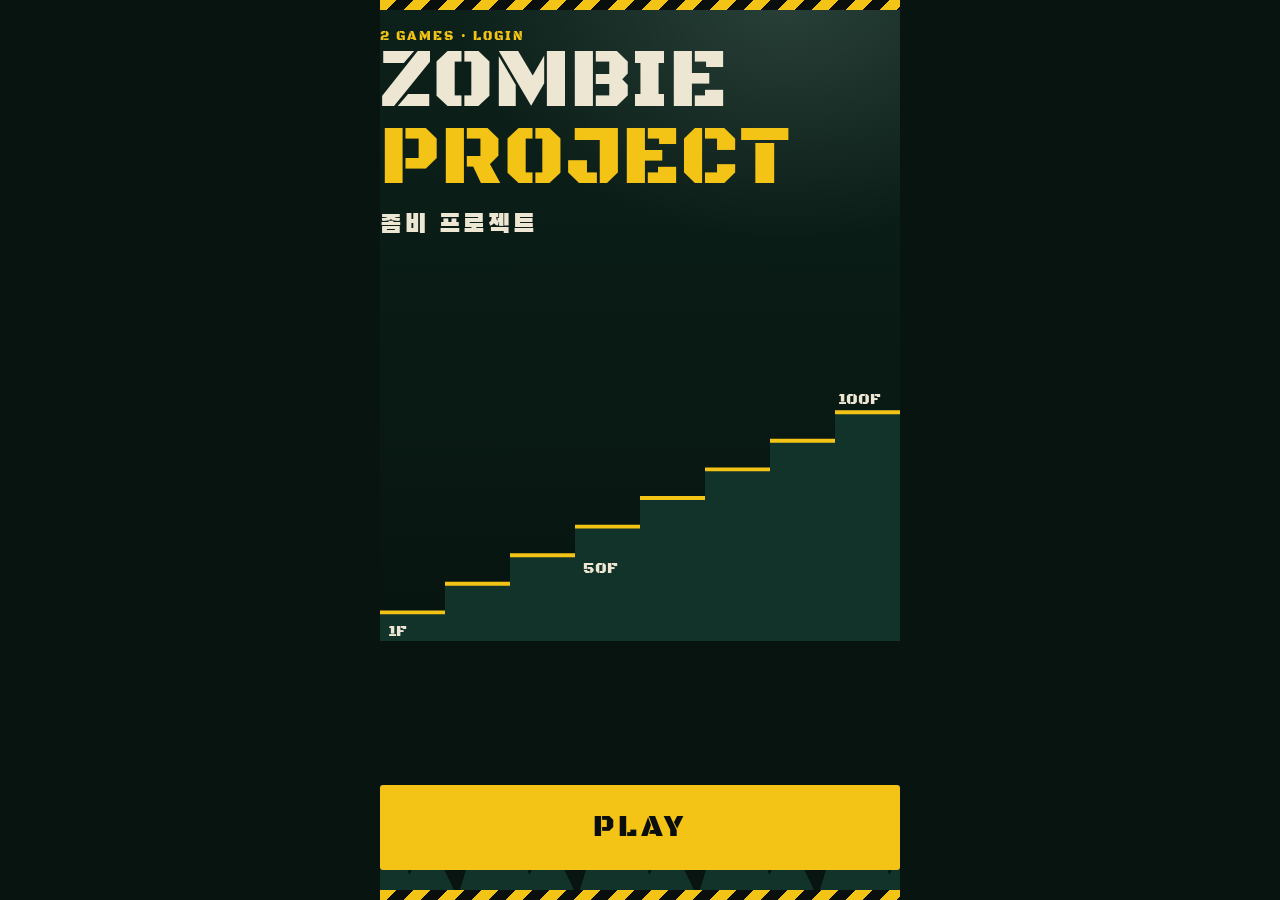
<file: vibecoding/zombie_game.html>
<!doctype html><html><head><meta charset=utf8><meta name=viewport content="width=device-width,initial-scale=1,viewport-fit=cover"><style>:root{color-scheme:light;box-sizing:border-box;padding-top:env(safe-area-inset-top,0px);padding-bottom:env(safe-area-inset-bottom,0px)}html{scroll-padding-top:env(safe-area-inset-top,0px)}body{margin:0;padding:0;font:14px -apple-system,BlinkMacSystemFont,sans-serif;background:#fff;color:#000}img{max-width:100%}[hidden]:not([hidden=until-found i]){display:none!important}</style></head><body>
<title>좀비 아케이드</title>
<link rel="stylesheet" href="https://fonts.googleapis.com/css2?family=Black+Han+Sans&family=Black+Ops+One&family=Noto+Sans+KR:wght@400;500;700&display=swap">
<style>
/* 레이아웃: 세로형 게임 패널 하나를 화면 가운데 두고, 위아래를 경고 테이프로 감싼 한밤의 숲.
   한 가지 밝은 색(경고 테이프 노랑)만 포인트로 쓰고 나머지는 솔잎 초록과 뼛빛 흰색. */
:root{
  color-scheme: dark;
  --pine-950:#07140f;
  --pine-900:#0c211a;
  --pine-800:#12332a;
  --pine-700:#24493e;
  --fog:#9bbcaf;
  --bone:#ece6d2;
  --hazard:#f3c316;
  --blood:#c8352b;
  --witch:#c39bff;
  --ink:#0a0e0c;
  --f-display:'Black Ops One','Black Han Sans',Impact,sans-serif;
  --f-ko:'Black Han Sans','Noto Sans KR','Apple SD Gothic Neo','Malgun Gothic',sans-serif;
  --f-body:'Noto Sans KR',system-ui,-apple-system,'Apple SD Gothic Neo','Malgun Gothic',sans-serif;
}
*{box-sizing:border-box}
[hidden]{display:none!important}
html,body{height:100%}
body{
  margin:0;padding-inline:16px;
  background:var(--pine-950);color:var(--bone);
  font:500 15px/1.5 var(--f-body);
  -webkit-font-smoothing:antialiased;
  touch-action:manipulation;
}
button{font:inherit;color:inherit}
.panel{
  position:relative;height:100%;max-width:520px;margin-inline:auto;
  display:flex;flex-direction:column;overflow:hidden;
  background:
    radial-gradient(90% 38% at 78% 0%,rgba(155,188,175,.20),transparent 70%),
    linear-gradient(180deg,var(--pine-900),var(--pine-950) 72%);
}
.tape{
  flex:none;height:10px;position:relative;z-index:2;
  background:repeating-linear-gradient(135deg,var(--hazard) 0 12px,var(--ink) 12px 24px);
}
.trees{
  position:absolute;left:0;right:0;bottom:10px;height:90px;z-index:0;pointer-events:none;
  background:url("data:image/svg+xml,%3Csvg xmlns='http://www.w3.org/2000/svg' width='120' height='90' viewBox='0 0 120 90'%3E%3Cpath fill='%2312332a' d='M0 90 L18 30 L36 90 Z M22 90 L48 10 L74 90 Z M62 90 L88 36 L114 90 Z'/%3E%3C/svg%3E") repeat-x bottom;
}
.screen{
  position:relative;z-index:1;flex:1;min-height:0;
  display:flex;flex-direction:column;gap:16px;padding-block:20px;overflow-y:auto;
}

/* 버튼 */
.btn{
  appearance:none;cursor:pointer;
  padding:14px 18px;border-radius:3px;
  border:2px solid var(--hazard);background:var(--hazard);color:var(--ink);
  font-weight:700;font-size:17px;letter-spacing:.02em;
}
.btn:hover:not(:disabled){background:#ffd83a;border-color:#ffd83a}
.btn:active:not(:disabled){transform:translateY(1px)}
.btn:disabled{background:transparent;border-color:var(--pine-700);color:#5f8478;cursor:not-allowed}
.btn.ghost{background:transparent;color:var(--bone);border-color:#4d7a6c}
.btn.ghost:hover:not(:disabled){background:rgba(236,230,210,.08);border-color:var(--bone)}
.btn.big{font-family:var(--f-display);font-weight:400;font-size:30px;letter-spacing:.12em;padding:18px}
.btn:focus-visible,.card:focus-visible,.lv:focus-visible,.tbtn:focus-visible,.link:focus-visible,input:focus-visible{outline:3px solid var(--bone);outline-offset:3px}
.actions{margin-top:auto;display:flex;gap:10px}
.actions .btn{flex:1}
.actions .btn.ghost{flex:0 0 auto}

/* 공통 글자 */
.kicker{margin:0;font:400 13px/1 var(--f-display);letter-spacing:.16em;color:var(--hazard);text-transform:uppercase}
h2{margin:0;font:400 30px/1.2 var(--f-ko);text-wrap:balance}
h3{margin:0;font:400 26px/1.2 var(--f-ko);text-wrap:balance}
.lead{margin:0;color:var(--fog)}
.steps{display:flex;gap:6px}
.steps i{flex:1;height:6px;background:var(--pine-700)}
.steps i.on{background:var(--hazard)}

/* 시작 화면 */
#s-title{justify-content:space-between}
h1{
  margin:0;font-family:var(--f-display);font-weight:400;
  font-size:clamp(52px,17vw,84px);line-height:.92;letter-spacing:.01em;text-transform:uppercase;
}
h1 span{display:block}
h1 span:last-child{color:var(--hazard)}
.ko{margin:14px 0 0;font:400 26px/1 var(--f-ko);letter-spacing:.1em}
.stairs-art{display:block;width:100%;max-height:30vh;margin-block:auto}

/* 닉네임 */
.field{display:grid;gap:8px}
input[type=text],input[type=password],input[type=number]{
  width:100%;padding:14px;border-radius:3px;
  font:500 20px var(--f-body);color:var(--bone);background:#0b1c16;border:2px solid #2d5a4d;
}
input::placeholder{color:#5f8478}
.err{margin:0;min-height:1.5em;color:#ff8a80;font-size:14px}

/* 캐릭터 선택 */
.char-grid{display:grid;grid-template-columns:repeat(4,minmax(0,1fr));gap:10px;align-content:start;overflow:auto}
.card{
  appearance:none;cursor:pointer;min-width:0;
  display:flex;flex-direction:column;align-items:center;gap:4px;padding:8px 4px 10px;
  background:#0d241c;border:2px solid var(--pine-700);border-radius:3px;
}
.card canvas{width:100%;aspect-ratio:4/5;display:block}
.card span{font:400 16px/1 var(--f-ko)}
.card:hover{border-color:#4d7a6c}
.card[aria-pressed="true"]{border-color:var(--hazard);background:#16352b;box-shadow:inset 0 0 0 1px var(--hazard)}

/* 레벨 선택 */
.lv-grid{display:grid;grid-template-columns:repeat(4,minmax(0,1fr));gap:8px}
.lv{
  appearance:none;cursor:pointer;
  display:flex;flex-direction:column;align-items:center;gap:2px;padding:10px 4px;
  background:#0d241c;border:2px solid var(--pine-700);border-radius:3px;
}
.lv b{font:400 26px/1.1 var(--f-display)}
.lv small{font-size:12px;color:var(--fog);font-variant-numeric:tabular-nums}
.lv:hover{border-color:#4d7a6c}
.lv[aria-pressed="true"]{background:var(--hazard);border-color:var(--hazard);color:var(--ink)}
.lv[aria-pressed="true"] small{color:#3b3305}
.pick{margin:0;min-height:1.5em;color:var(--fog);font-variant-numeric:tabular-nums}

/* 능력 */
.abil-list{display:grid;gap:10px}
.abil{
  appearance:none;cursor:pointer;text-align:left;
  display:grid;grid-template-columns:1fr auto;gap:2px 10px;padding:12px 14px;
  background:#0d241c;border:2px solid var(--pine-700);border-radius:3px;
}
.abil .n{font:400 22px/1.2 var(--f-ko)}
.abil .s{align-self:center;color:var(--hazard);letter-spacing:.1em}
.abil .d{grid-column:1/-1;color:var(--fog);font-size:14px}
.abil:hover,.evo-opt:hover{border-color:#4d7a6c}
.abil[aria-pressed="true"],.evo-opt[aria-pressed="true"]{border-color:var(--hazard);background:#16352b;box-shadow:inset 0 0 0 1px var(--hazard)}
.abil:focus-visible,.evo-opt:focus-visible,.item:focus-visible{outline:3px solid var(--bone);outline-offset:3px}

/* 진화 */
.evo-opts{display:grid;grid-template-columns:repeat(2,minmax(0,1fr));gap:10px}
.evo-opt{
  appearance:none;cursor:pointer;text-align:left;display:grid;gap:4px;padding:16px 12px;
  background:#0d241c;border:2px solid var(--pine-700);border-radius:3px;
}
.evo-opt b{font:400 24px/1.1 var(--f-ko)}
.evo-opt small{color:var(--fog);font-size:13px}
.evo-n{display:grid;gap:8px}
.evo-n input{width:100%;accent-color:var(--hazard)}
.evo-result{display:grid;gap:12px}
.evo-result ul{list-style:none;margin:0;padding:0;display:flex;flex-wrap:wrap;gap:6px}
.evo-result li{padding:4px 10px;border:1px solid var(--hazard);color:var(--hazard);font-weight:700;font-size:14px}

/* 레벨 잠금 · 도의 */
.lv.locked{opacity:.55;border-style:dashed}
.ach summary{cursor:pointer;color:var(--fog);padding:4px 0}
.ach ul{list-style:none;margin:8px 0 0;padding:0;display:grid;gap:4px;font-size:14px;color:var(--fog)}
.ach li::before{content:'□ '}
.ach li.done{color:var(--hazard)}
.ach li.done::before{content:'■ '}
.ach p{margin:8px 0 0;font-size:14px}

/* 마녀 약방 */
.shop{display:grid;gap:8px}
.item{
  appearance:none;cursor:pointer;text-align:left;
  display:grid;grid-template-columns:1fr auto;gap:0 10px;padding:10px 12px;
  background:#0d241c;border:2px solid #5b4a7a;border-radius:3px;
}
.item span{grid-column:1;font-weight:700}
.item small{grid-column:1;color:var(--fog)}
.item b{grid-column:2;grid-row:1/3;align-self:center;color:var(--witch)}
.item:hover:not(:disabled){border-color:var(--witch)}
.item:disabled{opacity:.45;cursor:not-allowed}

/* 상단바 · 로그인 · 허브 */
.topbar{flex:none;position:relative;z-index:2;display:flex;align-items:center;gap:10px;padding:8px 0;border-bottom:2px solid var(--pine-700)}
.topbar .pg{font:400 18px/1 var(--f-display);letter-spacing:.12em;color:var(--hazard);white-space:nowrap}
.topbar .who{margin-left:auto;min-width:0;overflow:hidden;text-overflow:ellipsis;white-space:nowrap;color:var(--fog);font-size:13px}
.field label,.field .lab{color:var(--fog);font-size:14px}
.seg{display:grid;grid-template-columns:repeat(3,minmax(0,1fr));gap:8px}
.seg.two{grid-template-columns:repeat(2,minmax(0,1fr))}
.seg button{appearance:none;cursor:pointer;padding:12px 4px;background:#0d241c;border:2px solid var(--pine-700);border-radius:3px;font-weight:700}
.seg button:hover{border-color:#4d7a6c}
.seg button[aria-pressed="true"]{background:var(--hazard);border-color:var(--hazard);color:var(--ink)}
.seg button:focus-visible{outline:3px solid var(--bone);outline-offset:3px}
.profile{display:flex;gap:12px;align-items:center;padding:10px;background:#0b1c16;border:1px solid var(--pine-700)}
.profile canvas{width:56px;height:70px;flex:none}
.profile div{min-width:0}
.profile p{margin:0}
.profile .sub{color:var(--fog);font-size:13px}
.games{display:grid;gap:10px}
.game{appearance:none;cursor:pointer;text-align:left;display:grid;gap:4px;padding:16px;background:#0d241c;border:2px solid var(--pine-700);border-radius:3px}
.game b{font:400 26px/1.1 var(--f-ko)}
.game b.en{font-family:var(--f-display);letter-spacing:.06em}
.game small{color:var(--fog);font-size:14px}
.game .best{color:var(--hazard);font-variant-numeric:tabular-nums;font-size:13px}
.game:hover{border-color:var(--hazard)}
.game:focus-visible{outline:3px solid var(--bone);outline-offset:3px}
.hform{display:flex}
.hform input{flex:1;min-width:0}
.fakeword{color:#6db6ff;font-weight:700}

/* 6차원 지도 */
.map{position:relative;width:100%;aspect-ratio:400/220;background:#061712;border:2px solid var(--pine-700);overflow:hidden}
.map svg{position:absolute;inset:0;width:100%;height:100%;display:block}
.pin{
  position:absolute;transform:translate(-50%,-50%);appearance:none;cursor:pointer;
  background:none;border:0;padding:6px;display:grid;justify-items:center;gap:3px;color:var(--bone);
}
.pin i{width:14px;height:14px;border-radius:50%;background:var(--hazard);box-shadow:0 0 0 4px rgba(243,195,22,.28)}
.pin span{font:700 11px/1.15 var(--f-body);background:rgba(7,20,15,.88);padding:2px 5px;white-space:nowrap}
.pin em{font-style:normal;color:var(--witch);font-size:10px}
.pin.locked i{background:#4d6a60;box-shadow:none}
.pin.locked span{color:var(--fog)}
.pin[aria-pressed="true"] i{background:var(--bone);box-shadow:0 0 0 5px rgba(236,230,210,.4)}
.pin[aria-pressed="true"] span{outline:2px solid var(--hazard)}
.pin:focus-visible{outline:3px solid var(--bone);outline-offset:2px}
.mapinfo{display:grid;gap:8px;padding:12px;background:#0b1c16;border:1px solid var(--pine-700)}
.mapinfo h3{font-size:24px}
.mapinfo p{margin:0;color:var(--fog);font-size:14px}
.mapinfo b{color:var(--bone)}
.mapinfo .tag{font:700 12px var(--f-body);color:var(--ink);background:var(--hazard);padding:2px 6px;vertical-align:middle}
.mapinfo .warn{color:#ffb4a8}
.mapinfo .stat{color:var(--bone);font-weight:700}
.mapinfo .st-pass{color:var(--hazard)}
.mapinfo .st-fail{color:#ff8a80}
.mapinfo .row{display:flex;gap:8px;flex-wrap:wrap}
.mapinfo .row .btn{flex:1;padding:10px 12px;font-size:15px}

/* 슈팅 */
.bignum{font:400 64px/1 var(--f-display);text-align:center;color:var(--blood);letter-spacing:.06em}
.tbtn:disabled{opacity:.4}
.tbtn.gold{border-color:var(--hazard);background:#3a3008}

/* 서버 설정 */
.sv{display:grid;grid-template-columns:1fr minmax(0,110px);gap:8px 12px;align-items:center}
.sv label{color:var(--fog);font-size:14px}
.sv p{grid-column:1/-1;margin:0;color:var(--fog);font-size:14px}
.svlist{list-style:none;margin:0;padding:0;display:grid;gap:4px;max-height:200px;overflow:auto;font-size:14px;font-variant-numeric:tabular-nums}
.svlist li{display:flex;justify-content:space-between;gap:8px;padding:4px 8px;background:#0b1c16}
.svlist li span:first-child{min-width:0;overflow:hidden;text-overflow:ellipsis;white-space:nowrap}
.svlist .pass{color:var(--hazard)}
.svlist .fail{color:#ff8a80}

/* 게임 */
#s-game,#s-hangell,#s-shoot{gap:8px;padding-block:10px}
.hud{display:grid;grid-template-columns:1fr auto 1fr;align-items:end;gap:10px;font-variant-numeric:tabular-nums}
.hud div{display:flex;flex-direction:column;min-width:0}
.hud small{font-size:12px;color:var(--fog);white-space:nowrap;overflow:hidden;text-overflow:ellipsis}
.hud b{font:400 24px/1.1 var(--f-display)}
.hud .c{align-items:center}
.hud .r{align-items:flex-end}
.bar{height:8px;background:var(--pine-800)}
.bar i{display:block;height:100%;width:0;background:repeating-linear-gradient(135deg,var(--hazard) 0 8px,var(--ink) 8px 16px);transition:width .12s}
.stage{position:relative;flex:1;min-height:0}
canvas#cv,canvas#hcv,canvas#scv{display:block;width:100%;height:100%;object-fit:contain;background:#07140f}
.overlay{position:absolute;inset:0;display:grid;place-items:center;padding:12px;background:rgba(7,20,15,.74)}
.ov-card{
  width:100%;max-width:360px;max-height:100%;overflow:auto;display:grid;gap:14px;padding:20px;
  background:var(--pine-900);border:2px solid var(--hazard);
}
.ov-card .row{display:flex;gap:10px}
.ov-card .row .btn{flex:1;padding-inline:10px}
.how{list-style:none;margin:0;padding:0;display:grid;gap:8px}
.how li{display:flex;gap:8px;align-items:center;flex-wrap:wrap}
kbd{font:700 13px var(--f-body);border:1px solid var(--fog);border-bottom-width:3px;border-radius:3px;padding:0 7px;background:#0f2a22}
.stats{display:grid;grid-template-columns:auto 1fr;gap:4px 16px;margin:0;font-variant-numeric:tabular-nums}
.stats dt{color:var(--fog)}
.stats dd{margin:0;text-align:right;font-weight:700}
.bad{color:#ff7a6e}
.foot{display:flex;flex-wrap:wrap;justify-content:space-between;align-items:center;gap:4px 8px;color:var(--fog);font-size:12px}
.kbhint{white-space:nowrap}
.link{white-space:nowrap;appearance:none;background:none;border:0;padding:4px 2px;color:var(--bone);text-decoration:underline;text-underline-offset:3px;cursor:pointer;font-size:13px}
.touch{display:none;justify-content:space-between;gap:10px}
.touch .pad{display:flex;gap:8px}
.tbtn{
  appearance:none;min-width:58px;height:58px;padding-inline:14px;border-radius:3px;
  background:#102b22;border:2px solid #4d7a6c;font:700 16px var(--f-body);
  touch-action:none;user-select:none;-webkit-user-select:none;
}
.tbtn:active{background:var(--pine-700)}
.tbtn.fire{border-color:var(--blood);background:#3a1512}
@media (pointer:coarse){
  .touch{display:flex}
  .kbhint{display:none}
}
@media (prefers-reduced-motion:reduce){
  .btn:active:not(:disabled){transform:none}
  .bar i{transition:none}
}
</style>

<div id="app" class="panel">
  <div class="tape"></div>
  <header class="topbar" id="topbar" hidden>
    <span class="pg">PLAY GAME</span>
    <span class="who" id="who"></span>
    <button class="link" id="btn-logout" type="button">로그아웃</button>
  </header>
  <div class="trees"></div>

  <!-- 시작 -->
  <section class="screen" id="s-title">
    <div>
      <p class="kicker">2 Games · Login</p>
      <h1><span>Zombie</span><span>Project</span></h1>
      <p class="ko">좀비 프로젝트</p>
    </div>
    <svg class="stairs-art" viewBox="0 0 400 200" preserveAspectRatio="xMaxYMax meet" aria-hidden="true">
      <path d="M0 200 V178 H50 V156 H100 V134 H150 V112 H200 V90 H250 V68 H300 V46 H350 V24 H400 V200 Z" fill="#12332a"/>
      <path d="M0 178 H50 M50 156 H100 M100 134 H150 M150 112 H200 M200 90 H250 M250 68 H300 M300 46 H350 M350 24 H400" stroke="#f3c316" stroke-width="3" fill="none"/>
      <g font-family="'Black Ops One',Impact,sans-serif" font-size="12" fill="#ece6d2">
        <text x="6" y="196">1F</text>
        <text x="156" y="148">50F</text>
        <text x="352" y="18">100F</text>
      </g>
    </svg>
    <button class="btn big" id="btn-play">PLAY</button>
  </section>

  <!-- 로그인 -->
  <section class="screen" id="s-login" hidden>
    <div class="steps" role="img" aria-label="4단계 중 1단계"><i class="on"></i><i></i><i></i><i></i></div>
    <p class="kicker">Login</p>
    <div class="seg two" role="group" aria-label="로그인 또는 가입">
      <button type="button" id="tab-in" aria-pressed="true">로그인</button>
      <button type="button" id="tab-up" aria-pressed="false">가입</button>
    </div>
    <form class="field" id="login-form" autocomplete="off">
      <label for="lg-nick">닉네임</label>
      <input type="text" id="lg-nick" maxlength="12" placeholder="닉네임 (최대 12자)">
      <div class="field" id="lg-gbox" hidden>
        <span class="lab" id="gender-lab">성별</span>
        <div class="seg" role="group" aria-labelledby="gender-lab">
          <button type="button" data-g="남자" aria-pressed="false">남자</button>
          <button type="button" data-g="여자" aria-pressed="false">여자</button>
          <button type="button" data-g="말하지 않음" aria-pressed="false">말하지 않음</button>
        </div>
      </div>
      <label for="lg-pw">비밀번호</label>
      <input type="password" id="lg-pw" maxlength="32" placeholder="비밀번호 (4자 이상)" autocomplete="off">
      <p class="err" id="lg-err" role="alert"></p>
      <div class="actions">
        <button class="btn ghost" type="button" id="lg-back">처음으로</button>
        <button class="btn" type="submit" id="lg-go">로그인</button>
      </div>
    </form>
  </section>

  <!-- 능력 -->
  <section class="screen" id="s-ability" hidden>
    <div class="steps" role="img" aria-label="4단계 중 2단계"><i class="on"></i><i class="on"></i><i></i><i></i></div>
    <p class="kicker">Ability</p>
    <h2>능력을 골라주세요</h2>
    <div class="abil-list" id="abil-list"></div>
    <div class="actions">
      <button class="btn ghost" id="abil-back">로그아웃</button>
      <button class="btn" id="abil-next" disabled>다음</button>
    </div>
  </section>

  <!-- 캐릭터 -->
  <section class="screen" id="s-story" hidden>
    <div class="steps" role="img" aria-label="4단계 중 3단계"><i class="on"></i><i class="on"></i><i class="on"></i><i></i></div>
    <p class="kicker">Play Story</p>
    <h2>캐릭터를 골라주세요</h2>
    <p class="lead" id="char-pick">7명 중 1명을 고르세요.</p>
    <div class="char-grid" id="char-grid"></div>
    <div class="actions">
      <button class="btn ghost" id="story-back">뒤로</button>
      <button class="btn" id="story-next" disabled>다음</button>
    </div>
  </section>

  <!-- 진화 -->
  <section class="screen" id="s-evolve" hidden>
    <div class="steps" role="img" aria-label="4단계 중 4단계"><i class="on"></i><i class="on"></i><i class="on"></i><i class="on"></i></div>
    <p class="kicker">Evolution</p>
    <h2>진화할까요?</h2>
    <div class="evo-opts">
      <button class="evo-opt" id="evo-one" type="button" aria-pressed="true"><b>1진화</b><small>한 번 강해져요</small></button>
      <button class="evo-opt" id="evo-many" type="button" aria-pressed="false"><b>2~12진화</b><small>여러 번, 훨씬 강해져요</small></button>
    </div>
    <div class="evo-n" id="evo-nbox" hidden>
      <label for="evo-n">진화 횟수 <b id="evo-nv">6</b>번</label>
      <input type="range" id="evo-n" min="2" max="12" value="6">
    </div>
    <div class="evo-result" id="evo-result" aria-live="polite"></div>
    <div class="actions">
      <button class="btn ghost" id="evo-back">뒤로</button>
      <button class="btn" id="evo-go">진화하기</button>
    </div>
  </section>

  <!-- 게임 고르기 -->
  <section class="screen" id="s-hub" hidden>
    <p class="kicker">Play Game</p>
    <h2>게임을 고르세요</h2>
    <div class="profile">
      <canvas id="hub-char" width="120" height="150" aria-hidden="true"></canvas>
      <div>
        <p id="hub-name"></p>
        <p class="sub" id="hub-info"></p>
      </div>
    </div>
    <div class="games">
      <button class="game" id="g-zombie" type="button">
        <b>좀비 프로젝트</b>
        <small>6차원 지도에서 고르고 총으로 괴물을 물리쳐요.</small>
        <span class="best" id="gb-z"></span>
      </button>
      <button class="game" id="g-hangell" type="button">
        <b class="en">Hangell</b>
        <small>나오는 한글을 그대로 쳐요. 파란 글자는 가짜예요.</small>
        <span class="best" id="gb-h"></span>
      </button>
    </div>
    <div class="actions"><button class="btn ghost" id="hub-redo" type="button">캐릭터·능력 다시 고르기</button></div>
  </section>

  <!-- 단계 -->
  <section class="screen" id="s-level" hidden>
    
    <h2>단계를 선택하세요!</h2>
    <div class="lv-grid" id="lv-grid"></div>
    <p class="pick" id="lv-pick">레벨을 고르면 올라갈 층수가 보여요.</p>
    <details class="ach">
      <summary id="ach-sum">도의</summary>
      <ul id="ach-list"></ul>
      <p>도의를 모두 달성하면 3000포인트를 받아요.</p>
    </details>
    <div class="actions">
      <button class="btn ghost" id="level-back">뒤로</button>
      <button class="btn" id="level-next" disabled>다음</button>
    </div>
  </section>

  <!-- 게임 -->
  <section class="screen" id="s-game" hidden>
    <div class="hud">
      <div class="l"><small id="hud-name">닉네임</small><b id="hud-lv">LV 1</b></div>
      <div class="c"><small id="hud-total">/ 100층</small><b id="hud-floor">0</b></div>
      <div class="r"><small id="hud-pl">점수</small><b id="hud-score">0</b></div>
    </div>
    <div class="bar"><i id="bar"></i></div>
    <div class="stage">
      <canvas id="cv" width="480" height="720" aria-label="좀비 프로젝트 게임 화면"></canvas>
      <div class="overlay" id="overlay" hidden></div>
    </div>
    <div class="touch" id="touch">
      <div class="pad">
        <button class="tbtn" data-k="left" aria-label="왼쪽으로 피하기">◀</button>
        <button class="tbtn" data-k="right" aria-label="오른쪽으로 피하기">▶</button>
      </div>
      <div class="pad">
        <button class="tbtn" data-k="up">▲ 올라가기</button>
        <button class="tbtn fire" data-k="shoot">● 쏘기</button>
      </div>
    </div>
    <div class="foot">
      <span class="kbhint"><kbd>←</kbd> <kbd>→</kbd> 피하기 · <kbd>↑</kbd> 오르기 · <kbd>↓</kbd> 쏘기</span>
      <span style="display:flex;gap:10px;margin-left:auto">
        <button class="link" id="btn-quit">그만하기</button>
        <button class="link" id="btn-mute">소리 끄기</button>
      </span>
    </div>
  </section>

  <!-- 6차원 지도 -->
  <section class="screen" id="s-map" hidden>
    <p class="kicker">6 Dimensions</p>
    <h2>6차원 지도</h2>
    <div class="map" id="map">
      <svg viewBox="0 0 400 220" aria-hidden="true" preserveAspectRatio="none">
        <g stroke="#0f2a22" stroke-width="1" fill="none">
          <path d="M0 55H400M0 110H400M0 165H400M100 0V220M200 0V220M300 0V220"/>
        </g>
        <g fill="#14382d" stroke="#2c6a58" stroke-width="1.5" stroke-linejoin="round">
          <path d="M24 34L70 22L112 30L136 46L128 70L112 78L104 98L88 112L74 96L56 80L38 66Z"/>
          <path d="M96 122L122 118L138 136L128 168L112 196L102 170L92 140Z"/>
          <path d="M178 40L214 34L232 46L214 66L186 66Z"/>
          <path d="M186 76L226 74L240 100L228 140L206 160L192 128L180 98Z"/>
          <path d="M232 30L330 24L380 38L384 62L366 90L340 112L322 100L300 112L276 96L250 82L238 62Z"/>
          <path d="M330 150L368 146L378 168L352 180L328 170Z"/>
        </g>
      </svg>
    </div>
    <div class="mapinfo" id="map-info"></div>
    <div class="actions">
      <button class="btn ghost" id="map-back" type="button">뒤로</button>
      <button class="btn" id="map-go" type="button" disabled>시작</button>
    </div>
    <button class="link" id="map-old" type="button">기존 숲 계단 단계 고르기</button>
  </section>

  <!-- 슈팅 -->
  <section class="screen" id="s-shoot" hidden>
    <div class="hud">
      <div class="l"><small id="sh-name">바다의 눈</small><b id="sh-lives">♥10</b></div>
      <div class="c"><small id="sh-clab">다음 상자</small><b id="sh-ctr">2:00</b></div>
      <div class="r"><small>점수</small><b id="sh-score">0</b></div>
    </div>
    <div class="stage">
      <canvas id="scv" width="480" height="720" aria-label="슈팅 게임 화면"></canvas>
      <div class="overlay" id="sov" hidden></div>
    </div>
    <div class="touch" id="stouch">
      <div class="pad">
        <button class="tbtn" data-s="left" type="button" aria-label="왼쪽으로 이동">◀</button>
        <button class="tbtn" data-s="right" type="button" aria-label="오른쪽으로 이동">▶</button>
      </div>
      <div class="pad">
        <button class="tbtn gold" data-s="special" id="sh-sp" type="button">골드업</button>
        <button class="tbtn fire" data-s="fire" type="button">● 쏘기</button>
      </div>
    </div>
    <div class="foot">
      <span class="kbhint"><kbd>←</kbd> <kbd>→</kbd> 이동 · <kbd>Space</kbd> 쏘기 · <kbd>G</kbd> 골드업</span>
      <span style="display:flex;gap:10px;margin-left:auto">
        <button class="link" id="sh-quit" type="button">그만하기</button>
        <button class="link" id="sh-mute" type="button">소리 끄기</button>
      </span>
    </div>
  </section>

  <!-- 러시아 서버 설정 -->
  <section class="screen" id="s-server" hidden>
    <p class="kicker">Server</p>
    <h2>러시아 서버 설정</h2>
    <p class="lead" id="sv-sum"></p>
    <div class="sv">
      <label for="sv-cap">정원 (명)</label><input type="number" id="sv-cap" min="1" max="500" inputmode="numeric">
      <label for="sv-fail">탈락 (%)</label><input type="number" id="sv-fail" min="0" max="100" inputmode="numeric">
      <label for="sv-pass">통과 (%)</label><input type="number" id="sv-pass" min="0" max="100" inputmode="numeric">
      <label for="sv-rp">재도전 통과 (%)</label><input type="number" id="sv-rp" min="0" max="100" inputmode="numeric">
      <p id="sv-rest"></p>
    </div>
    <p class="err" id="sv-msg" role="status"></p>
    <ul class="svlist" id="sv-list"></ul>
    <div class="actions">
      <button class="btn ghost" id="sv-back" type="button">뒤로</button>
      <button class="btn ghost" id="sv-save" type="button">저장</button>
      <button class="btn" id="sv-run" type="button">심사 실행</button>
    </div>
    <button class="link" id="sv-reset" type="button">모집 초기화</button>
  </section>

  <!-- Hangell -->
  <section class="screen" id="s-hangell" hidden>
    <div class="hud">
      <div class="l"><small id="h-name">닉네임</small><b id="h-lives">♥3</b></div>
      <div class="c"><small>최고</small><b id="h-best">0</b></div>
      <div class="r"><small>점수</small><b id="h-score">0</b></div>
    </div>
    <div class="stage">
      <canvas id="hcv" width="480" height="640" aria-label="Hangell 게임 화면"></canvas>
      <div class="overlay" id="hov" hidden></div>
    </div>
    <form class="hform" id="h-form" autocomplete="off">
      <input type="text" id="h-input" autocomplete="off" autocapitalize="off" spellcheck="false" placeholder="나오는 한글을 입력하고 Enter" aria-label="한글 입력">
    </form>
    <div class="foot">
      <span>흰 글자는 치고, 파란 글자는 치지 마세요</span>
      <button class="link" id="h-quit" type="button">그만하기</button>
    </div>
  </section>

  <div class="tape"></div>
</div>

<script>
(() => {
'use strict';
const $ = id => document.getElementById(id);
const clamp = (v, a, b) => Math.max(a, Math.min(b, v));
const hsh = (a, b) => { const x = Math.sin(a * 127.1 + b * 311.7) * 43758.5453; return x - Math.floor(x); };
const fmt = n => n.toLocaleString('ko-KR');
const esc = s => s.replace(/[&<>"']/g, ch => ({'&':'&amp;','<':'&lt;','>':'&gt;','"':'&quot;',"'":'&#39;'}[ch]));

/* ---------- 상태 ---------- */
const S = { nick: '', gender: '', abil: -1, char: -1, level: 0, evoMode: 'one', evo: null };

/* ---------- 저장 · 능력 · 진화 · 도의 ---------- */
const AKEY = 'zp-accounts-v3';
function loadAcc() { try { return JSON.parse(localStorage.getItem(AKEY)) || {}; } catch (e) { return {}; } }
function saveAcc() { try { localStorage.setItem(AKEY, JSON.stringify(ACC)); } catch (e) { /* 저장 없이 계속 */ } }
let ACC = loadAcc();
let U = null;
const freshData = () => ({ points: 0, tegWins: 0, ach: {}, bonus: false, best: {} });
let P = freshData();
function persist() { if (!U) return; U.data = P; ACC[U.key] = U; saveAcc(); }
function gainPts(n) { P.points += n; persist(); }

const ABIL = [
  { name: '테그스타',  rank: 1, star: 4, desc: '연사 최강 · 점수 ×1.5 · 목숨 +2', cd: 145, step: 120, mul: 1.5,  lives: 2 },
  { name: '333군사들', rank: 2, star: 3, desc: '연사 빠름 · 점수 ×1.3 · 목숨 +1',  cd: 190, step: 135, mul: 1.3,  lives: 1 },
  { name: '우두이노',  rank: 3, star: 2, desc: '연사 조금 빠름 · 점수 ×1.15',     cd: 225, step: 148, mul: 1.15, lives: 0 },
  { name: '아추아추',  rank: 4, star: 1, desc: '기본 능력',                       cd: 260, step: 160, mul: 1,    lives: 0 }
];
const EVO = [
  { k: 'cd',   t: '연사 속도 ↑' },
  { k: 'step', t: '오르는 속도 ↑' },
  { k: 'mul',  t: '점수 배율 ↑' },
  { k: 'life', t: '목숨 +1' }
];
function applyEvo(st, k) {
  if (k === 'cd') st.cd = Math.max(90, Math.round(st.cd * .85));
  else if (k === 'step') st.step = Math.max(70, Math.round(st.step * .88));
  else if (k === 'mul') st.mul = Math.round((st.mul + .2) * 100) / 100;
  else st.lives = Math.min(12, st.lives + 1);
}
function baseStats() {
  const a = ABIL[Math.max(0, S.abil)];
  const st = { cd: a.cd, step: a.step, mul: a.mul, lives: a.lives };
  (S.evo || []).forEach(k => applyEvo(st, k));
  return st;
}
const ACH = [
  { id: 'clear',     t: '레벨 하나 클리어' },
  { id: 'lv16',      t: '레벨 16 클리어' },
  { id: 'kill10',    t: '한 판에 좀비 10마리 맞추기' },
  { id: 'dodge20',   t: '한 판에 괴물 20번 피하기' },
  { id: 'floor50',   t: '50층 도달' },
  { id: 'score5000', t: '한 판에 5000점' },
  { id: 'evo12',     t: '12진화 하기' },
  { id: 'witch',     t: '마녀 약방 이용하기' }
];
function award(id) {
  if (P.ach[id]) return;
  P.ach[id] = true;
  const inGame = !$('s-game').hidden && Array.isArray(G.texts);
  if (inGame) G.texts.push({ x: 240, y: 250, s: '도의 달성!', life: 1400, max: 1400, col: '#f3c316' });
  tone(660, .12, 'triangle', .05, 300);
  if (!P.bonus && ACH.every(a => P.ach[a.id])) {
    P.bonus = true; P.points += 3000;
    if (inGame) G.texts.push({ x: 240, y: 300, s: '+3000P', life: 1600, max: 1600, col: '#c39bff' });
  }
  persist(); renderAch();
}
function renderAch() {
  const n = ACH.filter(a => P.ach[a.id]).length;
  $('ach-sum').textContent = '도의 ' + n + '/' + ACH.length + ' · ' + fmt(P.points) + '포인트';
  $('ach-list').innerHTML = ACH.map(a => '<li class="' + (P.ach[a.id] ? 'done' : '') + '">' + esc(a.t) + '</li>').join('');
}
const SCREENS = ['title', 'login', 'ability', 'story', 'evolve', 'hub', 'map', 'level', 'game', 'hangell', 'shoot', 'server'];
function show(id) {
  SCREENS.forEach(s => { $('s-' + s).hidden = s !== id; });
  $('topbar').hidden = !U || id === 'title' || id === 'login';
  if (id === 'game') enterGame(); else leaveGame();
  if (id === 'hangell') startHangell(); else stopHangell();
  if (id === 'shoot') startShoot(); else stopShoot();
  if (id === 'map') renderMap();
  if (id === 'evolve') enterEvo();
}

/* ---------- 캐릭터 ---------- */
const CHARS = [
  { name: '도윤', skin: '#f2c9a0', hair: '#2b2118', shirt: '#d9a21b', pants: '#33465a', acc: 'cap',      accColor: '#c0392b' },
  { name: '서아', skin: '#f6d3b3', hair: '#1b1b22', shirt: '#2f9e8f', pants: '#26323d', acc: 'ponytail', accColor: '#1b1b22' },
  { name: '하준', skin: '#e3b184', hair: '#4a2c17', shirt: '#6b7a3a', pants: '#3d3a32', acc: 'helmet',   accColor: '#8a8f7a' },
  { name: '지우', skin: '#f4cfae', hair: '#7a3b1d', shirt: '#c45a3b', pants: '#2d3b4e', acc: 'glasses',  accColor: '#1b1b1b' },
  { name: '예린', skin: '#f7d9c0', hair: '#e8e2d0', shirt: '#4b6fb5', pants: '#222a35', acc: 'headband', accColor: '#e8503a' },
  { name: '태양', skin: '#c98d62', hair: '#141414', shirt: '#e8e4d4', pants: '#4a3b2c', acc: 'scarf',    accColor: '#d9a21b' },
  { name: '나래', skin: '#f1c4a1', hair: '#3a2a52', shirt: '#8a5fb0', pants: '#2a2a3a', acc: 'beanie',   accColor: '#d9a21b' }
];

function box(c, x, y, w, h, r, fill) {
  c.beginPath();
  if (c.roundRect) c.roundRect(x, y, w, h, r); else c.rect(x, y, w, h);
  if (fill) c.fillStyle = fill;
  c.fill();
}

// (x, y)는 발 위치, h는 전체 키
function drawChar(c, x, y, h, ch, o) {
  o = o || {};
  const t = o.t || 0, bob = o.still ? 0 : Math.sin(t * 9) * h * 0.012;
  c.save(); c.translate(x, y);
  c.fillStyle = 'rgba(0,0,0,.35)'; c.beginPath(); c.ellipse(0, 0, h * .22, h * .05, 0, 0, Math.PI * 2); c.fill();
  // 다리, 신발
  box(c, -h * .14, -h * .30, h * .11, h * .30, h * .02, ch.pants);
  box(c, h * .03, -h * .30, h * .11, h * .30, h * .02, ch.pants);
  box(c, -h * .16, -h * .04, h * .14, h * .045, h * .015, '#1b1b1b');
  box(c, h * .02, -h * .04, h * .14, h * .045, h * .015, '#1b1b1b');
  // 팔, 몸통
  box(c, -h * .255, -h * .60 + bob, h * .075, h * .27, h * .03, ch.shirt);
  box(c, -h * .18, -h * .63 + bob, h * .36, h * .36, h * .04, ch.shirt);
  c.fillStyle = 'rgba(0,0,0,.25)'; c.fillRect(-h * .18, -h * .31 + bob, h * .36, h * .03);
  box(c, h * .185, -h * .60 + bob, h * .075, h * .22, h * .03, ch.shirt);
  // 총
  box(c, h * .262, -h * .74 + bob, h * .04, h * .34, h * .01, '#2b2f33');
  c.fillStyle = ch.skin; c.beginPath(); c.arc(h * .282, -h * .37 + bob, h * .032, 0, Math.PI * 2); c.fill();
  if (o.flash) {
    c.fillStyle = '#fff2a8'; c.beginPath(); c.arc(h * .282, -h * .77 + bob, h * .075, 0, Math.PI * 2); c.fill();
    c.fillStyle = '#f3c316'; c.beginPath(); c.arc(h * .282, -h * .77 + bob, h * .04, 0, Math.PI * 2); c.fill();
  }
  // 머리
  const hy = -h * .79 + bob, r = h * .15;
  if (ch.acc === 'ponytail') { c.fillStyle = ch.hair; c.beginPath(); c.ellipse(-r * 1.05, hy + r * .55, r * .36, r * .7, .3, 0, Math.PI * 2); c.fill(); }
  c.fillStyle = ch.skin; c.beginPath(); c.arc(0, hy, r, 0, Math.PI * 2); c.fill();
  c.fillStyle = ch.hair; c.beginPath(); c.arc(0, hy - r * .05, r * 1.03, Math.PI, Math.PI * 2); c.closePath(); c.fill();
  c.fillRect(-r * .98, hy - r * .3, r * 1.96, r * .2);
  c.fillStyle = '#1b1b1b';
  c.beginPath(); c.arc(-r * .38, hy + r * .14, r * .1, 0, Math.PI * 2); c.arc(r * .38, hy + r * .14, r * .1, 0, Math.PI * 2); c.fill();
  c.strokeStyle = '#7a3b2e'; c.lineWidth = Math.max(1, h * .012);
  c.beginPath(); c.arc(0, hy + r * .38, r * .2, .15 * Math.PI, .85 * Math.PI); c.stroke();
  // 소품
  const ac = ch.accColor;
  if (ch.acc === 'cap') {
    c.fillStyle = ac; c.beginPath(); c.arc(0, hy - r * .12, r * 1.1, Math.PI, Math.PI * 2); c.fill();
    box(c, -r * .2, hy - r * .3, r * 1.5, r * .3, r * .1, ac);
  } else if (ch.acc === 'headband') {
    c.fillStyle = ac; c.fillRect(-r * 1.03, hy - r * .46, r * 2.06, r * .24);
  } else if (ch.acc === 'helmet') {
    c.fillStyle = ac; c.beginPath(); c.arc(0, hy - r * .05, r * 1.17, Math.PI, Math.PI * 2); c.closePath(); c.fill();
    c.fillStyle = 'rgba(255,255,255,.22)'; c.fillRect(-r * .15, hy - r * 1.2, r * .3, r * .6);
    c.fillStyle = 'rgba(0,0,0,.25)'; c.fillRect(-r * 1.17, hy - r * .1, r * 2.34, r * .12);
  } else if (ch.acc === 'glasses') {
    c.strokeStyle = ac; c.lineWidth = Math.max(1.2, h * .014);
    c.beginPath(); c.arc(-r * .4, hy + r * .14, r * .3, 0, Math.PI * 2); c.moveTo(r * .7, hy + r * .14); c.arc(r * .4, hy + r * .14, r * .3, 0, Math.PI * 2);
    c.moveTo(-r * .1, hy + r * .14); c.lineTo(r * .1, hy + r * .14); c.stroke();
  } else if (ch.acc === 'scarf') {
    box(c, -h * .17, -h * .67 + bob, h * .34, h * .075, h * .03, ac);
    box(c, h * .05, -h * .62 + bob, h * .07, h * .16, h * .02, ac);
  } else if (ch.acc === 'beanie') {
    c.fillStyle = ac; c.beginPath(); c.arc(0, hy - r * .1, r * 1.12, Math.PI, Math.PI * 2); c.closePath(); c.fill();
    box(c, -r * 1.12, hy - r * .42, r * 2.24, r * .26, r * .05, '#b98a14');
    c.fillStyle = ac; c.beginPath(); c.arc(0, hy - r * 1.22, r * .25, 0, Math.PI * 2); c.fill();
  }
  c.restore();
}

// 괴물 세 종류: 0 좀비, 1 구울, 2 거대 좀비
function drawMonster(c, x, y, h, type, t, seed, scale) {
  const P = [
    { skin: '#7da56a', cloth: '#4a5560', eye: '#ffdc4a' },
    { skin: '#9d8fc0', cloth: '#2f2a3d', eye: '#ff5a5a' },
    { skin: '#a9ad5c', cloth: '#5a4a3a', eye: '#ff9d3a' }
  ][type];
  h *= [1, 1.08, .98][type] * (scale || 1);
  const w = type === 2 ? 1.3 : type === 1 ? .85 : 1;
  const sway = Math.sin(t * 5 + seed) * h * .03;
  c.save(); c.translate(x, y);
  c.fillStyle = 'rgba(0,0,0,.4)'; c.beginPath(); c.ellipse(0, 0, h * .24 * w, h * .05, 0, 0, Math.PI * 2); c.fill();
  box(c, -h * .15 * w + sway, -h * .30, h * .11 * w, h * .30, h * .02, '#2e3438');
  box(c, h * .04 * w - sway, -h * .30, h * .11 * w, h * .30, h * .02, '#2e3438');
  box(c, -h * .2 * w, -h * .63, h * .4 * w, h * .36, h * .05, P.cloth);
  c.fillStyle = '#7d1d17'; c.beginPath(); c.ellipse(h * .05 * w, -h * .46, h * .07 * w, h * .05, .4, 0, Math.PI * 2); c.fill();
  c.fillStyle = 'rgba(0,0,0,.28)'; c.fillRect(-h * .2 * w, -h * .52, h * .4 * w, h * .025);
  const arm = sx => {
    c.save(); c.translate(sx * h * .19 * w, -h * .57); c.scale(sx, 1);
    c.rotate(-.45 + Math.sin(t * 5 + seed + sx) * .12);
    box(c, 0, -h * .035, h * .30, h * .07, h * .03, P.skin);
    c.restore();
  };
  arm(-1); arm(1);
  c.save(); c.translate(sway * .5, -h * .79); c.rotate(sway / h * 2);
  const r = h * .15 * (type === 2 ? 1.12 : 1);
  c.fillStyle = P.skin; c.beginPath(); c.arc(0, 0, r, 0, Math.PI * 2); c.fill();
  c.fillStyle = '#2a2a22'; c.beginPath(); c.arc(-r * .2, -r * .15, r * .95, Math.PI * 1.05, Math.PI * 1.75); c.closePath(); c.fill();
  c.fillStyle = '#10140f';
  c.beginPath(); c.arc(-r * .38, r * .05, r * .22, 0, Math.PI * 2); c.arc(r * .38, r * .05, r * .22, 0, Math.PI * 2); c.fill();
  c.fillStyle = P.eye;
  c.beginPath(); c.arc(-r * .38, r * .05, r * .09, 0, Math.PI * 2); c.arc(r * .38, r * .05, r * .09, 0, Math.PI * 2); c.fill();
  c.fillStyle = '#10140f'; c.fillRect(-r * .42, r * .42, r * .84, r * .3);
  c.fillStyle = '#e8e2c8';
  for (let i = 0; i < 4; i++) c.fillRect(-r * .38 + i * r * .2, r * .42, r * .1, r * .12);
  c.restore();
  c.restore();
}

/* ---------- 오디오 ---------- */
let ac = null, muted = false;
function tone(f, d, type, v, slide) {
  if (muted) return;
  try {
    ac = ac || new (window.AudioContext || window.webkitAudioContext)();
    const o = ac.createOscillator(), g = ac.createGain(), n = ac.currentTime;
    o.type = type || 'square';
    o.frequency.setValueAtTime(f, n);
    if (slide) o.frequency.exponentialRampToValueAtTime(Math.max(30, f + slide), n + d);
    g.gain.setValueAtTime(v || .04, n);
    g.gain.exponentialRampToValueAtTime(.0001, n + d);
    o.connect(g); g.connect(ac.destination);
    o.start(n); o.stop(n + d);
  } catch (e) { /* 소리 없이 계속 */ }
}

/* ---------- 화면 이동 ---------- */
$('btn-play').addEventListener('click', () => { tone(440, .08, 'square', .04); resetLogin(); show('login'); setTimeout(() => $('lg-nick').focus(), 30); });

/* 로그인 · 가입 · 로그아웃 */
let lgMode = 'in', lgGender = '';
function setLgMode(m) {
  lgMode = m;
  $('tab-in').setAttribute('aria-pressed', String(m === 'in'));
  $('tab-up').setAttribute('aria-pressed', String(m === 'up'));
  $('lg-gbox').hidden = m !== 'up';
  $('lg-go').textContent = m === 'in' ? '로그인' : '가입하기';
  $('lg-pw').autocomplete = m === 'in' ? 'current-password' : 'new-password';
  $('lg-err').textContent = '';
}
function resetLogin() {
  lgGender = '';
  $('lg-gbox').querySelectorAll('button').forEach(x => x.setAttribute('aria-pressed', 'false'));
  $('lg-nick').value = ''; $('lg-pw').value = '';
  setLgMode('in');
}
$('tab-in').addEventListener('click', () => setLgMode('in'));
$('tab-up').addEventListener('click', () => setLgMode('up'));
$('lg-gbox').querySelectorAll('button').forEach(b => b.addEventListener('click', () => {
  lgGender = b.dataset.g;
  $('lg-gbox').querySelectorAll('button').forEach(x => x.setAttribute('aria-pressed', String(x === b)));
}));
$('lg-back').addEventListener('click', () => show('title'));

async function hashPw(pw, salt) {
  try {
    const enc = new TextEncoder();
    const key = await crypto.subtle.importKey('raw', enc.encode(pw), 'PBKDF2', false, ['deriveBits']);
    const bits = await crypto.subtle.deriveBits({ name: 'PBKDF2', salt: enc.encode(salt), iterations: 60000, hash: 'SHA-256' }, key, 256);
    return Array.from(new Uint8Array(bits)).map(b => b.toString(16).padStart(2, '0')).join('');
  } catch (e) {
    let h = 5381; const t = salt + pw;
    for (let i = 0; i < t.length; i++) h = ((h << 5) + h + t.charCodeAt(i)) >>> 0;
    return 'f' + h.toString(16);
  }
}
function loginAs(a) {
  U = a; P = Object.assign(freshData(), a.data); U.data = P;
  S.nick = a.nick; S.gender = a.gender || '';
  $('who').textContent = a.nick;
  $('lg-pw').value = ''; $('lg-err').textContent = '';
  buildAbil(); show('ability');
}
function logout() {
  persist();
  U = null; P = freshData();
  S.nick = ''; S.gender = ''; S.abil = -1; S.char = -1; S.level = 0; S.evo = null; S.evoMode = 'one';
  $('lg-pw').value = ''; $('lg-err').textContent = '';
  show('title');
}
$('btn-logout').addEventListener('click', logout);
addEventListener('pagehide', () => { persist(); U = null; });

let lgBusy = false;
$('login-form').addEventListener('submit', async e => {
  e.preventDefault();
  if (lgBusy) return;
  const err = m => { $('lg-err').textContent = m; };
  const nick = $('lg-nick').value.trim(), pw = $('lg-pw').value, key = nick.toLowerCase();
  if (!nick) return err('닉네임을 적어주세요.');
  if (!pw) return err('비밀번호를 적어주세요.');
  lgBusy = true;
  try {
    if (lgMode === 'in') {
      const a = ACC[key];
      if (!a) return err('가입한 닉네임이 없어요. 가입 탭에서 먼저 가입해 주세요.');
      if (await hashPw(pw, a.salt) !== a.hash) return err('비밀번호가 맞지 않아요.');
      loginAs(a);
    } else {
      if (ACC[key]) return err('이미 있는 닉네임이에요. 다른 닉네임을 써주세요.');
      if (!lgGender) return err('성별을 골라주세요.');
      if (pw.length < 4) return err('비밀번호는 4자 이상이어야 해요.');
      const salt = Math.random().toString(36).slice(2) + Date.now().toString(36);
      const a = { key, nick, gender: lgGender, salt, hash: await hashPw(pw, salt), data: freshData() };
      ACC[key] = a; saveAcc();
      loginAs(a);
    }
  } finally { lgBusy = false; }
});

function buildAbil() {
  const box = $('abil-list');
  if (!box.childElementCount) {
    ABIL.forEach((a, i) => {
      const b = document.createElement('button');
      b.className = 'abil'; b.type = 'button'; b.setAttribute('aria-pressed', 'false');
      b.innerHTML = '<span class="n">' + esc(a.name) + '</span><span class="s" aria-label="' + a.star + '성">' +
        '★'.repeat(a.star) + '☆'.repeat(4 - a.star) + '</span><span class="d">' + esc(a.desc) + '</span>';
      b.addEventListener('click', () => { S.abil = i; tone(520, .06, 'square', .04); refreshAbil(); });
      box.append(b);
    });
  }
  refreshAbil();
}
function refreshAbil() {
  [...$('abil-list').children].forEach((b, i) => b.setAttribute('aria-pressed', String(i === S.abil)));
  $('abil-next').disabled = S.abil < 0;
}
$('abil-back').addEventListener('click', logout);
$('abil-next').addEventListener('click', () => { buildChars(); show('story'); });

/* 진화 */
function resetEvo() { S.evo = null; $('evo-result').innerHTML = ''; $('evo-go').textContent = '진화하기'; }
function setEvoMode(m) {
  S.evoMode = m;
  $('evo-one').setAttribute('aria-pressed', String(m === 'one'));
  $('evo-many').setAttribute('aria-pressed', String(m === 'many'));
  $('evo-nbox').hidden = m !== 'many';
}
function enterEvo() { resetEvo(); setEvoMode(S.evoMode); }
$('evo-one').addEventListener('click', () => { resetEvo(); setEvoMode('one'); });
$('evo-many').addEventListener('click', () => { resetEvo(); setEvoMode('many'); });
$('evo-n').addEventListener('input', () => { $('evo-nv').textContent = $('evo-n').value; resetEvo(); });
$('evo-back').addEventListener('click', () => show('story'));
$('evo-go').addEventListener('click', () => {
  if (S.evo) { renderHub(); show('hub'); return; }
  const n = S.evoMode === 'one' ? 1 : +$('evo-n').value;
  S.evo = [];
  for (let i = 0; i < n; i++) S.evo.push(EVO[Math.floor(Math.random() * EVO.length)].k);
  if (n >= 12) award('evo12');
  tone(400, .25, 'triangle', .05, 500);
  const cnt = {};
  S.evo.forEach(k => { cnt[k] = (cnt[k] || 0) + 1; });
  const st = baseStats();
  $('evo-result').innerHTML =
    '<ul>' + EVO.filter(e => cnt[e.k]).map(e => '<li>' + e.t + ' ×' + cnt[e.k] + '</li>').join('') + '</ul>' +
    '<dl class="stats"><dt>연사</dt><dd>' + (1000 / st.cd).toFixed(1) + '발/초</dd>' +
    '<dt>오르는 속도</dt><dd>' + (1000 / st.step).toFixed(1) + '칸/초</dd>' +
    '<dt>점수 배율</dt><dd>×' + st.mul.toFixed(2) + '</dd>' +
    '<dt>목숨</dt><dd>+' + st.lives + '</dd></dl>';
  $('evo-go').textContent = '다음';
});

function buildChars() {
  const grid = $('char-grid');
  if (grid.childElementCount) { refreshPick(); return; }
  CHARS.forEach((ch, i) => {
    const b = document.createElement('button');
    b.className = 'card'; b.type = 'button'; b.setAttribute('aria-pressed', 'false');
    b.setAttribute('aria-label', ch.name);
    const cv = document.createElement('canvas'); cv.width = 120; cv.height = 150;
    drawChar(cv.getContext('2d'), 60, 142, 128, ch, { still: true });
    const s = document.createElement('span'); s.textContent = ch.name;
    b.append(cv, s);
    b.addEventListener('click', () => { S.char = i; tone(520, .06, 'square', .04); refreshPick(); });
    grid.append(b);
  });
}
function refreshPick() {
  [...$('char-grid').children].forEach((b, i) => b.setAttribute('aria-pressed', String(i === S.char)));
  $('story-next').disabled = S.char < 0;
  $('char-pick').textContent = S.char < 0 ? '7명 중 1명을 고르세요.' : CHARS[S.char].name + ' 선택!';
}
$('story-back').addEventListener('click', () => show('ability'));
$('story-next').addEventListener('click', () => show('evolve'));

const LABEL = l => l === 'inf' ? '∞' : String(l);
const floorsOf = l => l === 'inf' ? Infinity : l === 46 ? 120 : 100 + (l - 1) * 20;
let lvMsg = '';
function lockReason(l) {
  if (l === 46 && ABIL[Math.max(0, S.abil)].rank > 2) return '46레벨은 테그스타나 333군사들 능력으로만 도전할 수 있어요.';
  if (l === 'inf' && P.tegWins < 2) return '무한 레벨은 테그스타로 레벨을 2번 클리어하면 열려요. (지금 ' + P.tegWins + '/2)';
  return '';
}
function buildLevels() {
  const grid = $('lv-grid');
  if (!grid.childElementCount) {
    [...Array(16).keys()].map(i => i + 1).concat([46, 'inf']).forEach(l => {
      const b = document.createElement('button');
      b.className = 'lv'; b.type = 'button'; b.setAttribute('aria-pressed', 'false');
      b.dataset.lv = String(l);
      b.dataset.base = l === 'inf' ? '무한' : floorsOf(l) + '층';
      b.innerHTML = '<b>' + LABEL(l) + '</b><small></small>';
      b.addEventListener('click', () => pickLevel(l));
      grid.append(b);
    });
  }
  if (S.level && lockReason(S.level)) S.level = 0;
  lvMsg = '';
  renderAch();
  refreshLevel();
}
function pickLevel(l) {
  tone(520, .06, 'square', .04);
  const why = lockReason(l);
  if (why) { S.level = 0; lvMsg = why; } else { S.level = l; lvMsg = ''; }
  refreshLevel();
}
function refreshLevel() {
  [...$('lv-grid').children].forEach(b => {
    const l = b.dataset.lv === 'inf' ? 'inf' : +b.dataset.lv;
    const locked = !!lockReason(l);
    b.setAttribute('aria-pressed', String(l === S.level));
    b.classList.toggle('locked', locked);
    b.querySelector('small').textContent = locked ? '잠김' : b.dataset.base;
    b.setAttribute('aria-label', '레벨 ' + (l === 'inf' ? '무한' : l) + ', ' + (locked ? '잠김' : b.dataset.base));
  });
  $('level-next').disabled = !S.level;
  $('lv-pick').textContent = lvMsg || (S.level
    ? '레벨 ' + LABEL(S.level) + ' · ' + (isFinite(floorsOf(S.level)) ? floorsOf(S.level) + '층까지 올라가요.' : '끝없이 올라가요.')
    : '레벨을 고르면 올라갈 층수가 보여요.');
}
$('level-back').addEventListener('click', () => show('map'));

/* 게임 고르기 */
function renderHub() {
  const a = ABIL[Math.max(0, S.abil)], st = baseStats();
  const c = $('hub-char').getContext('2d');
  c.clearRect(0, 0, 120, 150);
  if (S.char >= 0) drawChar(c, 60, 142, 128, CHARS[S.char], { still: true });
  $('hub-name').textContent = S.nick + (S.gender ? ' · ' + S.gender : '');
  $('hub-info').textContent = a.name + ' · 목숨 +' + st.lives + ' · 연사 ' + (1000 / st.cd).toFixed(1) + '발/초 · 점수 ×' + st.mul.toFixed(2);
  $('gb-z').textContent = '포인트 ' + fmt(P.points) + 'P';
  $('gb-h').textContent = '최고 ' + fmt(P.best.hangell || 0) + '점';
}
$('g-zombie').addEventListener('click', () => show('map'));
$('g-hangell').addEventListener('click', () => show('hangell'));
$('hub-redo').addEventListener('click', () => { buildAbil(); show('ability'); });
$('level-next').addEventListener('click', () => show('game'));

/* ---------- 게임 ---------- */
const cv = $('cv'), cx = cv.getContext('2d');
const W = 480, H = 720, DPR = Math.min(2, window.devicePixelRatio || 1);
cv.width = W * DPR; cv.height = H * DPR;
const H0 = 170, B = 610, K = .2, HALF = 170;
const sc = d => 1 / (1 + K * d);
const Yd = d => H0 + (B - H0) * sc(d);
const bend = f => 120 * Math.sin(f * .21) + 70 * Math.sin(f * .083 + 1.3);
const cxAt = d => 240 + (bend(G.fs + d) - bend(G.fs)) * sc(d);
const laneX = (l, s, d) => cxAt(d || 0) + (l - 1) * (2 * HALF * s / 3);

const keys = { up: false, shoot: false };
const G = {};
let raf = 0, lastTs = 0, overTimer = 0;
const ov = $('overlay');

function resetGame() {
  clearTimeout(overTimer);
  Object.assign(G, {
    state: 'intro', level: S.level, total: floorsOf(S.level), st: baseStats(), lives: baseStats().lives, kills: 0, dodges: 0, inv: 0, shopLeft: 0,
    floor: 0, fs: 0, lane: 1, lx: 1, score: 0,
    monsters: [], parts: [], texts: [], tracer: null,
    time: 0, anim: 0, lastStep: 0, lastShot: -999, nextSpawn: 1400,
    flash: 0, shake: 0, red: 0
  });
  keys.up = keys.shoot = false;
  updateHud();
}
function enterGame() {
  resetGame();
  $('hud-name').textContent = S.nick + ' · ' + ABIL[Math.max(0, S.abil)].name;
  showIntro();
  lastTs = 0;
  cancelAnimationFrame(raf);
  raf = requestAnimationFrame(frame);
}
function leaveGame() {
  cancelAnimationFrame(raf); raf = 0;
  clearTimeout(overTimer);
  keys.up = keys.shoot = false;
  closeOverlay();
}

function updateHud() {
  $('hud-lv').textContent = 'LV ' + LABEL(G.level) + (G.lives > 0 ? ' ♥' + G.lives : '');
  $('hud-floor').textContent = G.floor;
  $('hud-total').textContent = '/ ' + (isFinite(G.total) ? G.total : '∞') + '층';
  $('hud-score').textContent = fmt(G.score);
  $('hud-pl').textContent = '점수 · ' + fmt(P.points) + 'P';
  $('bar').style.width = ((isFinite(G.total) ? G.floor / G.total : (G.floor % 50) / 50) * 100) + '%';
}

function overlay(html) {
  ov.innerHTML = '<div class="ov-card">' + html + '</div>';
  ov.hidden = false;
  const b = ov.querySelector('button'); if (b) b.focus({ preventScroll: true });
}
function closeOverlay() { ov.hidden = true; ov.innerHTML = ''; }
ov.addEventListener('click', e => {
  const a = e.target.closest('[data-act]'); if (a) act(a.dataset.act);
});
function act(a) {
  if (a === 'go') { closeOverlay(); if (document.activeElement) document.activeElement.blur(); G.state = 'play'; tone(330, .12, 'square', .05, 200); }
  else if (a === 'retry') { resetGame(); closeOverlay(); G.state = 'play'; if (document.activeElement) document.activeElement.blur(); }
  else if (a === 'levels') { buildLevels(); show('level'); }
  else if (a === 'leave') { leaveShop(); }
  else if (a.indexOf('buy:') === 0) { buy(a.slice(4)); }
}

function showIntro() {
  const a = ABIL[Math.max(0, S.abil)];
  overlay(
    '<p class="kicker">LV ' + LABEL(G.level) + ' · ' + (isFinite(G.total) ? G.total + '층' : '무한') + '</p>' +
    '<h3>' + esc(S.nick) + ', 준비됐나요?</h3>' +
    '<p class="lead">' + esc(a.name) + ' · 목숨 ' + G.lives + ' · 연사 ' + (1000 / G.st.cd).toFixed(1) + '발/초 · 점수 ×' + G.st.mul.toFixed(2) + '</p>' +
    '<ul class="how">' +
      '<li><kbd>←</kbd><kbd>→</kbd> 좌우로 피하면 +100점</li>' +
      '<li><kbd>↑</kbd> 계단 오르기</li>' +
      '<li><kbd>↓</kbd> 또는 <kbd>Space</kbd> 쏘기, 좀비를 맞추면 +230점</li>' +
      '<li>50층마다 마녀 약방이 나와요. 3분 안에 포인트를 써요.</li>' +
    '</ul>' +
    '<p class="lead">' + (isFinite(G.total) ? '괴물에게 잡히면 게임 오버. ' + G.total + '층까지 올라가면 클리어예요.' : '목숨이 다하면 끝나요. 얼마나 높이 오를 수 있을까요?') + '</p>' +
    '<button class="btn" data-act="go">시작!</button>'
  );
}
function saveBest() {
  const k = 'z' + G.level;
  let best = P.best[k] || 0;
  if (G.score > best) { best = G.score; P.best[k] = best; persist(); }
  return best;
}
function endOverlay(win) {
  const best = saveBest();
  const fin = isFinite(G.total);
  overlay(
    '<p class="kicker ' + (win ? '' : 'bad') + '">' + (win ? 'Clear' : 'Game Over') + '</p>' +
    '<h3>' + (win ? G.total + '층 도착!' : fin ? '괴물에게 잡혔어요' : G.floor + '층까지 올랐어요') + '</h3>' +
    '<dl class="stats"><dt>도달 층수</dt><dd>' + G.floor + (fin ? ' / ' + G.total : '') + '층</dd>' +
    '<dt>점수</dt><dd>' + fmt(G.score) + '점</dd>' +
    '<dt>최고 점수</dt><dd>' + fmt(best) + '점</dd>' +
    '<dt>포인트</dt><dd>' + fmt(P.points) + 'P</dd>' +
    (fin && ABIL[Math.max(0, S.abil)].rank === 1 ? '<dt>테그스타 클리어</dt><dd>' + Math.min(P.tegWins, 2) + ' / 2</dd>' : '') +
    '</dl>' +
    '<div class="row"><button class="btn" data-act="retry">다시 하기</button><button class="btn ghost" data-act="levels">단계 고르기</button></div>'
  );
}

/* 이동·사격·판정 */
function step() {
  G.lastStep = G.time; G.floor++;
  if (G.floor >= 50) award('floor50');
  resolve();
  if (G.state === 'play') {
    if (G.floor >= G.total) win();
    else if (G.floor % 50 === 0) openShop();
  }
  updateHud();
}
function moveLane(dir) {
  if (G.state !== 'play') return;
  const nl = clamp(G.lane + dir, 0, 2);
  if (nl === G.lane) return;
  G.lane = nl; tone(260, .04, 'square', .02);
  resolve();
}
function addScore(base) {
  const v = Math.round(base * G.st.mul);
  G.score += v;
  if (G.score >= 5000) award('score5000');
  return v;
}
function resolve() {
  if (G.inv <= 0) {
    const m = G.monsters.find(x => !x.dead && x.floor === G.floor && x.lane === G.lane);
    if (m) {
      if (G.lives > 0) {
        G.lives--; m.dead = true; G.inv = 1500; G.shake = 12; G.red = .6;
        G.texts.push({ x: 240, y: 330, s: '목숨 -1', life: 1000, max: 1000, col: '#ff7a6e' });
        tone(220, .3, 'sawtooth', .06, -120);
      } else { lose(m); return; }
    }
  }
  for (const m of G.monsters) {
    if (!m.dead && !m.scored && m.floor < G.floor) {
      m.scored = true; G.dodges++; gainPts(10);
      const v = addScore(100);
      G.texts.push({ x: 240 + (G.lx - 1) * HALF * 2 / 3, y: Yd(.25) - 150, s: '+' + v, life: 900, max: 900, col: '#ece6d2' });
      tone(760, .07, 'triangle', .04, 300);
      if (G.dodges >= 20) award('dodge20');
    }
  }
  G.monsters = G.monsters.filter(m => !m.dead && m.floor > G.floor - 4);
  updateHud();
}
function shoot() {
  G.lastShot = G.time; G.flash = 90;
  let target = null;
  for (const m of G.monsters) {
    if (!m.dead && m.lane === G.lane && m.floor > G.floor && m.floor <= G.floor + 10 && (!target || m.floor < target.floor)) target = m;
  }
  G.tracer = { lane: G.lane, toFloor: target ? target.floor : G.floor + 10, life: 90 };
  tone(560, .08, 'square', .04, -340);
  if (target) {
    target.dead = true; G.kills++; gainPts(25);
    const v = addScore(230);
    const d = target.floor - G.fs, s = sc(d), px = laneX(target.lane, s, d + .25), py = Yd(d + .25);
    for (let i = 0; i < 16; i++) {
      const a = Math.random() * Math.PI * 2, sp = 60 + Math.random() * 160;
      G.parts.push({ x: px, y: py - 60 * s, vx: Math.cos(a) * sp, vy: Math.sin(a) * sp - 60, life: 500 + Math.random() * 300, max: 800, col: i % 3 ? '#7da56a' : '#8a1f19', r: 2 + Math.random() * 3 });
    }
    G.texts.push({ x: px, y: py - 120 * s, s: '+' + v, life: 900, max: 900, col: '#f3c316' });
    tone(180, .18, 'sawtooth', .06, -100);
    if (G.kills >= 10) award('kill10');
    updateHud();
  }
}

/* 마녀 약방 */
const ITEMS = [
  { k: 'life', n: '체력 회복', d: '목숨 +1', c: 30 },
  { k: 'cd',   n: '총알 강화', d: '연사 속도 ↑', c: 40 },
  { k: 'step', n: '빠른 이동', d: '오르는 속도 ↑', c: 40 },
  { k: 'mul',  n: '점수 배율', d: '배율 +0.2', c: 50 }
];
function openShop() {
  G.state = 'shop'; G.shopLeft = 180000; keys.up = keys.shoot = false; G.monsters = [];
  award('witch');
  overlay(
    '<p class="kicker" style="color:var(--witch)">Witch Pharmacy · ' + G.floor + '층</p>' +
    '<h3>마녀 약방</h3>' +
    '<p class="lead">포인트 <b id="shop-pts"></b>P · 남은 시간 <b id="shop-t"></b></p>' +
    '<div class="shop">' + ITEMS.map(i =>
      '<button class="item" type="button" data-act="buy:' + i.k + '" data-c="' + i.c + '"><span>' + i.n + '</span><b>' + i.c + 'P</b><small>' + i.d + '</small></button>'
    ).join('') + '</div>' +
    '<p class="lead" id="shop-st"></p>' +
    '<button class="btn" data-act="leave">약방 나가기</button>'
  );
  tone(300, .3, 'triangle', .05, 300);
  shopRefresh();
}
function shopRefresh() {
  const t = $('shop-t'); if (!t) return;
  const sec = Math.max(0, Math.ceil(G.shopLeft / 1000));
  t.textContent = Math.floor(sec / 60) + ':' + String(sec % 60).padStart(2, '0');
  $('shop-pts').textContent = fmt(P.points);
  $('shop-st').textContent = '♥' + G.lives + ' · 연사 ' + (1000 / G.st.cd).toFixed(1) + '발/초 · 점수 ×' + G.st.mul.toFixed(2);
  ov.querySelectorAll('.item').forEach(b => {
    const off = P.points < +b.dataset.c || (b.dataset.act === 'buy:life' && G.lives >= 12);
    if (b.disabled !== off) b.disabled = off;
  });
}
function buy(k) {
  if (G.state !== 'shop') return;
  const it = ITEMS.find(i => i.k === k);
  if (!it || P.points < it.c) return;
  if (k === 'life') { if (G.lives >= 12) return; G.lives++; } else applyEvo(G.st, k);
  P.points -= it.c; persist();
  tone(880, .1, 'triangle', .05, 200);
  updateHud(); shopRefresh();
}
function leaveShop() {
  if (G.state !== 'shop') return;
  closeOverlay();
  if (document.activeElement && document.activeElement.blur) document.activeElement.blur();
  G.state = 'play'; G.lastStep = G.time; G.nextSpawn = G.time + 1500;
  persist(); updateHud();
}
function lose(m) {
  G.state = 'over'; G.shake = 18; G.red = 1;
  m.hit = true; G.caught = m;
  tone(200, .55, 'sawtooth', .07, -150);
  overTimer = setTimeout(() => endOverlay(false), 750);
  updateHud();
}
function win() {
  G.state = 'clear';
  award('clear'); if (G.level === 16) award('lv16');
  if (ABIL[Math.max(0, S.abil)].rank === 1) { P.tegWins++; persist(); }
  tone(520, .15, 'square', .05, 400);
  setTimeout(() => tone(780, .25, 'square', .05, 300), 160);
  overTimer = setTimeout(() => endOverlay(true), 600);
}

const curDiff = () => G.level === 'inf' ? Math.min(20, 1 + Math.floor(G.floor / 12)) : G.level === 46 ? 20 : G.level;
function spawn() {
  const L = curDiff();
  G.nextSpawn = G.time + Math.max(520, 2400 - L * 90) * (.75 + Math.random() * .5);
  if (G.floor > G.total - 10) return;
  const f = Math.min(G.total, G.floor + 8 + Math.floor(Math.random() * 3));
  const near = G.monsters.filter(m => !m.dead && Math.abs(m.floor - f) <= 3);
  if (near.length >= 2) return;
  const free = [0, 1, 2].filter(l => !near.some(m => m.lane === l));
  const lane = free[Math.floor(Math.random() * free.length)];
  const heavy = Math.random() < (L < 3 ? 0 : .25 + L * .02);
  const type = heavy ? (Math.random() < .5 ? 1 : 2) : 0;
  const base = Math.max(L >= 18 ? 300 : 360, 1100 - L * 42);
  G.monsters.push({ lane, floor: f, type, age: 0, acc: -400, ms: base * [1, .75, 1.3][type], seed: Math.random() * 10, dead: false, scored: false });
  tone(95, .28, 'sawtooth', .05, -30);
}

function update(dt) {
  const ms = dt * 1000;
  G.time += ms;
  G.inv = Math.max(0, G.inv - ms);
  if (G.state === 'shop') {
    G.shopLeft -= ms; shopRefresh();
    if (G.shopLeft <= 0) leaveShop();
    return;
  }
  if (G.state !== 'play') return;
  if (keys.up && G.time - G.lastStep > G.st.step) step();
  if (G.state !== 'play') return;
  if (keys.shoot && G.time - G.lastShot > G.st.cd) shoot();
  if (G.time >= G.nextSpawn) spawn();
  for (const m of G.monsters.slice()) {
    if (m.dead) continue;
    m.age += ms; m.acc += ms;
    while (m.acc >= m.ms && !m.dead) {
      m.acc -= m.ms; m.floor -= 1;
      resolve();
      if (G.state !== 'play') return;
    }
  }
}
function tickFx(dt) {
  const ms = dt * 1000;
  G.anim += dt;
  G.fs += (G.floor - G.fs) * Math.min(1, dt * 16);
  G.lx += (G.lane - G.lx) * Math.min(1, dt * 18);
  G.flash = Math.max(0, G.flash - ms);
  G.shake = Math.max(0, G.shake - dt * 40);
  G.red = Math.max(0, G.red - dt * .9);
  if (G.tracer) { G.tracer.life -= ms; if (G.tracer.life <= 0) G.tracer = null; }
  for (const p of G.parts) { p.life -= ms; p.vy += 420 * dt; p.x += p.vx * dt; p.y += p.vy * dt; }
  G.parts = G.parts.filter(p => p.life > 0);
  for (const t of G.texts) { t.life -= ms; t.y -= 40 * dt; }
  G.texts = G.texts.filter(t => t.life > 0);
}
function frame(ts) {
  raf = requestAnimationFrame(frame);
  const dt = Math.min(.05, (ts - (lastTs || ts)) / 1000);
  lastTs = ts;
  update(dt); tickFx(dt);
  render();
}

/* ---------- 그리기 ---------- */
function poly(c, pts, fill) {
  c.beginPath(); c.moveTo(pts[0], pts[1]);
  for (let i = 2; i < pts.length; i += 2) c.lineTo(pts[i], pts[i + 1]);
  c.closePath(); c.fillStyle = fill; c.fill();
}

function drawSky(c) {
  let g = c.createLinearGradient(0, 0, 0, H0 + 20);
  g.addColorStop(0, '#08141d'); g.addColorStop(1, '#1c4543');
  c.fillStyle = g; c.fillRect(0, 0, W, H0 + 20);
  for (let i = 0; i < 36; i++) {
    c.fillStyle = 'rgba(236,230,210,' + (.25 + .35 * Math.abs(Math.sin(G.anim * .8 + i))) + ')';
    c.fillRect(hsh(i, 1) * W, hsh(i, 2) * H0 * .8, hsh(i, 3) * 1.4 + .5, hsh(i, 3) * 1.4 + .5);
  }
  g = c.createRadialGradient(372, 64, 4, 372, 64, 70);
  g.addColorStop(0, 'rgba(236,230,210,.55)'); g.addColorStop(1, 'rgba(236,230,210,0)');
  c.fillStyle = g; c.fillRect(300, 0, 150, 140);
  c.fillStyle = '#ece6d2'; c.beginPath(); c.arc(372, 64, 22, 0, Math.PI * 2); c.fill();
  c.fillStyle = '#0b211b';
  for (let i = 0; i < 16; i++) {
    const x = i * 32 + hsh(i, 5) * 10, hg = 40 + hsh(i, 6) * 40;
    poly(c, [x - 22, H0 + 14, x, H0 + 14 - hg, x + 22, H0 + 14], '#0b211b');
  }
  g = c.createLinearGradient(0, H0 + 10, 0, H);
  g.addColorStop(0, '#0e2a22'); g.addColorStop(1, '#06120d');
  c.fillStyle = g; c.fillRect(0, H0 + 10, W, H - H0);
}

function drawStairs(c) {
  const first = Math.max(0, Math.floor(G.fs) - 2), last = Math.min(G.total - 1, Math.floor(G.fs) + 17);
  for (let f = last; f >= first; f--) {
    const dn = f - G.fs, df = dn + 1;
    if (dn < -1.4) continue;
    const sn = sc(dn), sf = sc(df), yn = Yd(dn), yf = Yd(df), hn = HALF * sn, hf = HALF * sf;
    const cn = cxAt(dn), cf = cxAt(df);
    const ym = yn + (yf - yn) * .36, hm = hn + (hf - hn) * .36, cm = cn + (cf - cn) * .36;
    // 옆 돌벽
    poly(c, [cf - hf - 16 * sf, yf, cf - hf, yf, cn - hn, yn, cn - hn - 16 * sn, yn], '#16241f');
    poly(c, [cf + hf, yf, cf + hf + 16 * sf, yf, cn + hn + 16 * sn, yn, cn + hn, yn], '#16241f');
    // 챌판, 디딤판
    poly(c, [cn - hn, yn, cn + hn, yn, cm + hm, ym, cm - hm, ym], f % 2 ? '#1f2b26' : '#232f2a');
    poly(c, [cm - hm, ym, cm + hm, ym, cf + hf, yf, cf - hf, yf], f % 2 ? '#44534b' : '#3c4a43');
    c.strokeStyle = 'rgba(236,230,210,.18)'; c.lineWidth = Math.max(1, 1.5 * sn);
    c.beginPath(); c.moveTo(cm - hm, ym); c.lineTo(cm + hm, ym); c.stroke();
    c.strokeStyle = 'rgba(236,230,210,.10)'; c.lineWidth = 1;
    c.beginPath();
    for (const s of [-1, 1]) { c.moveTo(cm + s * hm / 3, ym); c.lineTo(cf + s * hf / 3, yf); }
    c.stroke();
    // 10층마다 층수, 50층마다 약방 표시
    const shopF = (f + 1) % 50 === 0;
    if (shopF || (f + 1) % 10 === 0) {
      c.fillStyle = shopF ? 'rgba(195,155,255,.9)' : 'rgba(243,195,22,.75)';
      c.font = '400 ' + Math.max(8, 20 * sn) + 'px "Black Ops One", "Black Han Sans", Impact, sans-serif';
      c.textAlign = 'center'; c.textBaseline = 'middle';
      c.fillText((shopF ? '약방 ' : '') + (f + 1) + 'F', cm, (yn + ym) / 2);
    }
    // 괴물이 서 있는 칸 표시
    for (const m of G.monsters) {
      if (m.dead || m.floor !== f) continue;
      const pulse = .28 + .14 * Math.sin(G.anim * 8);
      const lo = (m.lane - 1) * 2 / 3 - 1 / 3, hi = lo + 2 / 3;
      poly(c, [cm + lo * hm, ym, cm + hi * hm, ym, cf + hi * hf, yf, cf + lo * hf, yf], 'rgba(200,53,43,' + pulse + ')');
    }
  }
}

function drawTree(c, x, y, h, a) {
  c.globalAlpha = a;
  c.fillStyle = '#1a1511'; c.fillRect(x - h * .03, y - h * .12, h * .06, h * .12);
  const cols = ['#0f2a22', '#143a2e', '#1b4a3a'];
  for (let i = 0; i < 3; i++) {
    const by = y - h * .1 - i * h * .27, tw = h * .26 * (1 - i * .22);
    poly(c, [x - tw, by, x, by - h * .4, x + tw, by], cols[i]);
  }
  c.globalAlpha = 1;
}
function drawGate(c, d) {
  const s = sc(d), y = Yd(d), hw = HALF * s, ph = 150 * s, cx0 = cxAt(d);
  const g = c.createLinearGradient(0, y - ph, 0, y);
  g.addColorStop(0, 'rgba(236,230,210,.05)'); g.addColorStop(1, 'rgba(236,230,210,.6)');
  c.fillStyle = g; c.fillRect(cx0 - hw, y - ph, hw * 2, ph);
  c.fillStyle = '#f3c316';
  c.fillRect(cx0 - hw - 12 * s, y - ph, 14 * s, ph);
  c.fillRect(cx0 + hw - 2 * s, y - ph, 14 * s, ph);
  c.fillStyle = '#0a0e0c';
  c.fillRect(cx0 - hw - 12 * s, y - ph - 30 * s, hw * 2 + 26 * s, 32 * s);
  c.fillStyle = '#f3c316'; c.textAlign = 'center'; c.textBaseline = 'middle';
  c.font = '400 ' + Math.max(8, 22 * s) + 'px "Black Han Sans", sans-serif';
  c.fillText('출구', cx0, y - ph - 14 * s);
}

function drawEntities(c) {
  const list = [];
  const t0 = Math.floor((G.fs - 2) / 1.5), t1 = Math.ceil((G.fs + 18) / 1.5);
  for (let t = t0; t <= t1; t++) {
    for (const s of [-1, 1]) {
      for (let k = 0; k < 2; k++) {
        const z = t * 1.5 + (s > 0 ? .7 : 0) + k * .75, d = z - G.fs;
        if (d < -1.3 || d > 18) continue;
        const sn = sc(d), edge = HALF * sn + (k ? 130 + hsh(t, s * 3 + k) * 50 : 36 + hsh(t, s + 7) * 50) * sn;
        const hgt = (170 + hsh(t, s + k * 5) * 90) * sn;
        list.push({ d, f: () => drawTree(c, cxAt(d + .25) + s * edge, Yd(d + .25), hgt, clamp(1.15 - d / 20, .3, 1)) });
      }
    }
  }
  if (G.total - G.fs < 18) { const d = G.total - G.fs; list.push({ d: d - .01, f: () => drawGate(c, d) }); }
  for (const m of G.monsters) {
    if (m.dead) continue;
    const d = m.floor - G.fs;
    if (d < -1.3 || d > 18) continue;
    list.push({ d, f: () => {
      const s = sc(d), pop = clamp(m.age / 260, 0, 1);
      const bigger = m.hit ? 1.25 : 1;
      c.globalAlpha = .25 + .75 * pop;
      drawMonster(c, laneX(m.lane, s, d + .25), Yd(d + .25), 118 * s * (.7 + .3 * pop), m.type, G.anim, m.seed, bigger);
      c.globalAlpha = 1;
    }});
  }
  list.push({ d: 0, f: () => {
    const diff = clamp(G.floor - G.fs, 0, 1);
    const hop = Math.sin(diff * Math.PI) * 10;
    c.globalAlpha = G.inv > 0 && Math.floor(G.anim * 12) % 2 ? .35 : 1;
    drawChar(c, laneX(G.lx + 1 - 1, 1) + 0, Yd(.25) - hop, 118, CHARS[S.char], { t: G.anim, flash: G.flash > 0 });
    c.globalAlpha = 1;
  }});
  list.sort((a, b) => b.d - a.d);
  for (const e of list) e.f();
}

function drawFx(c) {
  if (G.tracer) {
    const tr = G.tracer, d = tr.toFloor - G.fs, s = sc(d);
    const mx = laneX(G.lx + 1 - 1, 1) + 118 * .282, my = Yd(.25) - 118 * .77;
    c.strokeStyle = 'rgba(255,246,200,' + (tr.life / 90) + ')'; c.lineWidth = 3;
    c.beginPath(); c.moveTo(mx, my); c.lineTo(laneX(tr.lane, s, d + .25), Yd(d + .25) - 60 * s); c.stroke();
  }
  for (const p of G.parts) {
    c.globalAlpha = clamp(p.life / p.max, 0, 1); c.fillStyle = p.col;
    c.beginPath(); c.arc(p.x, p.y, p.r, 0, Math.PI * 2); c.fill();
  }
  c.globalAlpha = 1;
  c.textAlign = 'center'; c.textBaseline = 'middle';
  c.font = '400 26px "Black Ops One", "Black Han Sans", sans-serif';
  for (const t of G.texts) {
    c.globalAlpha = clamp(t.life / 400, 0, 1);
    c.lineWidth = 5; c.strokeStyle = '#0a0e0c'; c.strokeText(t.s, t.x, t.y);
    c.fillStyle = t.col; c.fillText(t.s, t.x, t.y);
  }
  c.globalAlpha = 1;
}

function render() {
  const c = cx;
  c.setTransform(DPR, 0, 0, DPR, 0, 0);
  c.clearRect(0, 0, W, H);
  c.save();
  if (G.shake > 0) c.translate((Math.random() - .5) * G.shake, (Math.random() - .5) * G.shake);
  drawSky(c); drawStairs(c); drawEntities(c); drawFx(c);
  c.restore();
  // 안개
  let g = c.createLinearGradient(0, H0 - 40, 0, H0 + 120);
  g.addColorStop(0, 'rgba(155,188,175,0)'); g.addColorStop(.3, 'rgba(155,188,175,.30)'); g.addColorStop(1, 'rgba(155,188,175,0)');
  c.fillStyle = g; c.fillRect(0, H0 - 40, W, 160);
  // 가장자리 어둡게
  g = c.createRadialGradient(W / 2, H * .55, H * .3, W / 2, H * .55, H * .75);
  g.addColorStop(0, 'rgba(0,0,0,0)'); g.addColorStop(1, 'rgba(0,0,0,.55)');
  c.fillStyle = g; c.fillRect(0, 0, W, H);
  // 위험 경고
  let threat = false;
  if (G.state === 'play') threat = G.monsters.some(m => !m.dead && m.lane === G.lane && m.floor - G.floor > 0 && m.floor - G.floor <= 3);
  const warn = threat ? .12 + .1 * Math.sin(G.anim * 14) : 0;
  const alpha = Math.max(warn, G.red * .45);
  if (alpha > 0) { c.fillStyle = 'rgba(200,53,43,' + alpha + ')'; c.fillRect(0, 0, W, H); }
}

/* ---------- Hangell ---------- */
const HW = 480, HHT = 640, DANGER = 570;
const hcv = $('hcv'), hx = hcv.getContext('2d');
hcv.width = HW * DPR; hcv.height = HHT * DPR;
const HWORDS = ('사과 바나나 학교 고양이 강아지 도서관 컴퓨터 무지개 하늘 구름 바다 나무 여름 겨울 가을 시계 안경 우산 자동차 비행기 기차 자전거 아침 저녁 친구 가족 선생님 학생 운동 노래 영화 음악 그림 사진 책상 의자 창문 거울 냉장고 김치 라면 떡볶이 비빔밥 불고기 호랑이 토끼 거북이 코끼리 원숭이 기린 사자 독수리 나비 소나기 눈사람 별빛 달빛 햇살 바람 숲속 계단 좀비 괴물 마녀 약방 포인트 모험 용기 보물 지도 열쇠 성문 다리 강물 호수 산책 소풍 축제 선물 편지 약속 웃음 행복 사랑 희망').split(' ');
const SYL = '가나다라마바사아자차카타파하거너더러머버서어저처커터퍼허고노도로모보소오조초코토포호구누두루무부수우주추쿠투푸후그느드르므브스으즈츠크트프흐기니디리미비시이지치키티피히';
const HG = { state: 'idle', words: [], texts: [], score: 0, lives: 3, time: 0, spawn: 0, st: { mul: 1, lives: 0 }, shake: 0, flash: 0 };
let hraf = 0, hlast = 0;
const hov = $('hov');
const HFONT = '700 28px "Noto Sans KR","Black Han Sans","Apple SD Gothic Neo","Malgun Gothic",sans-serif';

function fakeWord() {
  for (;;) {
    const n = Math.random() < .4 ? 3 : 2;
    let t = '';
    for (let i = 0; i < n; i++) t += SYL[Math.floor(Math.random() * SYL.length)];
    if (HWORDS.indexOf(t) < 0) return t;
  }
}
function hudH() {
  $('h-lives').textContent = '♥' + Math.max(0, HG.lives);
  $('h-score').textContent = fmt(HG.score);
  $('h-best').textContent = fmt(Math.max(P.best.hangell || 0, HG.score));
}
function htext(x, y, s, col) { HG.texts.push({ x, y, s, col, life: 900 }); }
function spawnWord() {
  const fake = Math.random() < .3;
  let t;
  do { t = fake ? fakeWord() : HWORDS[Math.floor(Math.random() * HWORDS.length)]; } while (HG.words.some(w => w.t === t));
  hx.font = HFONT;
  const w = hx.measureText(t).width + 28;
  let x = 10;
  for (let i = 0; i < 8; i++) {
    x = 10 + Math.random() * (HW - w - 20);
    if (!HG.words.some(o => o.y < 70 && Math.abs(o.x - x) < Math.max(o.w, w))) break;
  }
  HG.words.push({ t, fake, x, y: -30, w, k: .9 + Math.random() * .3 });
}
function hloseLife(label) {
  HG.lives--; HG.shake = 10; HG.flash = 1;
  htext(HW / 2, 300, label, '#ff7a6e');
  tone(200, .3, 'sawtooth', .06, -120);
  hudH();
  if (HG.lives <= 0) hend();
}
function hsubmit(raw) {
  const v = raw.trim();
  if (!v || HG.state !== 'play') return false;
  const cand = HG.words.filter(w => w.t === v).sort((a, b) => b.y - a.y)[0];
  if (!cand) return false;
  HG.words.splice(HG.words.indexOf(cand), 1);
  if (cand.fake) { hloseLife('가짜! 목숨 -1'); }
  else {
    const pts = Math.round(100 * HG.st.mul);
    HG.score += pts; gainPts(5);
    htext(cand.x + cand.w / 2, cand.y, '+' + pts, '#f3c316');
    tone(700, .08, 'triangle', .05, 300);
    hudH();
  }
  return true;
}
function hupdate(dt) {
  HG.time += dt;
  for (const t of HG.texts) { t.life -= dt * 1000; t.y -= 36 * dt; }
  HG.texts = HG.texts.filter(t => t.life > 0);
  HG.shake = Math.max(0, HG.shake - dt * 30);
  HG.flash = Math.max(0, HG.flash - dt * 1.6);
  if (HG.state !== 'play') return;
  HG.spawn -= dt;
  const vy = Math.min(150, 42 + HG.time * 1.1);
  if (HG.spawn <= 0) { spawnWord(); HG.spawn = Math.max(.75, 2 - HG.time * .018); }
  for (const w of HG.words) w.y += vy * w.k * dt;
  for (const w of HG.words.slice()) {
    if (w.y > DANGER) {
      HG.words.splice(HG.words.indexOf(w), 1);
      if (!w.fake) { hloseLife('놓쳤어요! 목숨 -1'); if (HG.state !== 'play') return; }
    }
  }
}
function hrender() {
  const c = hx;
  c.setTransform(DPR, 0, 0, DPR, 0, 0);
  c.clearRect(0, 0, HW, HHT);
  c.save();
  if (HG.shake > 0) c.translate((Math.random() - .5) * HG.shake, (Math.random() - .5) * HG.shake);
  let g = c.createLinearGradient(0, 0, 0, HHT);
  g.addColorStop(0, '#08141d'); g.addColorStop(1, '#0e2a22');
  c.fillStyle = g; c.fillRect(0, 0, HW, HHT);
  for (let i = 0; i < 40; i++) {
    c.fillStyle = 'rgba(236,230,210,' + (.2 + .3 * Math.abs(Math.sin(HG.time * .7 + i))) + ')';
    c.fillRect(hsh(i, 1) * HW, hsh(i, 2) * DANGER, 1.4, 1.4);
  }
  c.fillStyle = 'rgba(200,53,43,.18)'; c.fillRect(0, DANGER, HW, HHT - DANGER);
  c.strokeStyle = '#f3c316'; c.lineWidth = 3; c.setLineDash([14, 10]);
  c.beginPath(); c.moveTo(0, DANGER); c.lineTo(HW, DANGER); c.stroke(); c.setLineDash([]);
  c.font = HFONT; c.textAlign = 'center'; c.textBaseline = 'middle';
  for (const w of HG.words) {
    const fake = w.fake;
    c.beginPath();
    if (c.roundRect) c.roundRect(w.x, w.y - 22, w.w, 44, 4); else c.rect(w.x, w.y - 22, w.w, 44);
    c.fillStyle = fake ? 'rgba(74,163,255,.16)' : 'rgba(236,230,210,.10)'; c.fill();
    c.strokeStyle = fake ? '#4aa3ff' : 'rgba(236,230,210,.6)'; c.lineWidth = 2;
    if (fake) c.setLineDash([6, 4]);
    c.stroke(); c.setLineDash([]);
    c.fillStyle = fake ? '#6db6ff' : '#ece6d2';
    c.fillText(w.t, w.x + w.w / 2, w.y + 1);
  }
  c.font = '400 26px "Black Ops One","Black Han Sans",sans-serif';
  for (const t of HG.texts) {
    c.globalAlpha = clamp(t.life / 400, 0, 1);
    c.lineWidth = 5; c.strokeStyle = '#0a0e0c'; c.strokeText(t.s, t.x, t.y);
    c.fillStyle = t.col; c.fillText(t.s, t.x, t.y);
  }
  c.globalAlpha = 1;
  c.restore();
  if (HG.flash > 0) { c.fillStyle = 'rgba(200,53,43,' + HG.flash * .35 + ')'; c.fillRect(0, 0, HW, HHT); }
}
function hframe(ts) {
  hraf = requestAnimationFrame(hframe);
  const dt = Math.min(.05, (ts - (hlast || ts)) / 1000);
  hlast = ts;
  hupdate(dt); hrender();
}
function hoverlay(html) {
  hov.innerHTML = '<div class="ov-card">' + html + '</div>';
  hov.hidden = false;
  const b = hov.querySelector('button'); if (b) b.focus({ preventScroll: true });
}
function hintro() {
  hoverlay(
    '<p class="kicker">Hangell</p>' +
    '<h3>' + esc(S.nick) + ', 한글을 쳐요</h3>' +
    '<ul class="how">' +
      '<li>흰 글자는 그대로 입력하고 Enter. 맞히면 +' + Math.round(100 * HG.st.mul) + '점</li>' +
      '<li><span class="fakeword">파란 점선 글자</span>는 가짜예요. 치면 목숨이 줄어요.</li>' +
      '<li>흰 글자가 노란 선을 넘으면 목숨이 줄어요.</li>' +
      '<li>한/영 키로 한글 입력으로 바꿔 주세요.</li>' +
    '</ul>' +
    '<p class="lead">목숨 ♥' + HG.lives + ' · 점수 ×' + HG.st.mul.toFixed(2) + '</p>' +
    '<button class="btn" data-hact="go">시작!</button>'
  );
}
function hend() {
  HG.state = 'over';
  const prev = P.best.hangell || 0;
  if (HG.score > prev) { P.best.hangell = HG.score; persist(); }
  tone(160, .5, 'sawtooth', .07, -100);
  setTimeout(() => {
    if (HG.state !== 'over') return;
    hoverlay(
      '<p class="kicker bad">Game Over</p>' +
      '<h3>' + (HG.score > prev ? '새 최고 점수!' : '목숨이 다 떨어졌어요') + '</h3>' +
      '<dl class="stats"><dt>점수</dt><dd>' + fmt(HG.score) + '점</dd><dt>최고 점수</dt><dd>' + fmt(P.best.hangell || 0) + '점</dd><dt>포인트</dt><dd>' + fmt(P.points) + 'P</dd></dl>' +
      '<div class="row"><button class="btn" data-hact="retry">다시 하기</button><button class="btn ghost" data-hact="hub">게임 고르기</button></div>'
    );
  }, 600);
}
function resetHG() {
  HG.st = baseStats();
  Object.assign(HG, { state: 'intro', words: [], texts: [], score: 0, lives: 3 + HG.st.lives, time: 0, spawn: .6, shake: 0, flash: 0 });
  $('h-input').value = '';
  hudH();
}
function startHangell() {
  resetHG();
  $('h-name').textContent = S.nick + ' · ' + ABIL[Math.max(0, S.abil)].name;
  hintro();
  hlast = 0;
  cancelAnimationFrame(hraf);
  hraf = requestAnimationFrame(hframe);
}
function stopHangell() {
  cancelAnimationFrame(hraf); hraf = 0;
  HG.state = 'idle';
  hov.hidden = true; hov.innerHTML = '';
}
hov.addEventListener('click', e => {
  const b = e.target.closest('[data-hact]'); if (!b) return;
  const a = b.dataset.hact;
  if (a === 'go') { hov.hidden = true; hov.innerHTML = ''; HG.state = 'play'; tone(330, .12, 'square', .05, 200); $('h-input').focus(); }
  else if (a === 'retry') { resetHG(); hov.hidden = true; hov.innerHTML = ''; HG.state = 'play'; $('h-input').focus(); }
  else if (a === 'hub') { renderHub(); show('hub'); }
});
const hin = $('h-input');
hin.addEventListener('input', e => { if (e.isComposing) return; if (hsubmit(hin.value)) hin.value = ''; });
hin.addEventListener('compositionend', () => { if (hsubmit(hin.value)) hin.value = ''; });
$('h-form').addEventListener('submit', e => { e.preventDefault(); hsubmit(hin.value); hin.value = ''; });
$('h-quit').addEventListener('click', () => { renderHub(); show('hub'); });

/* ---------- 소리 · 음악 ---------- */
function acx() {
  try {
    ac = ac || new (window.AudioContext || window.webkitAudioContext)();
    if (ac.state === 'suspended') ac.resume();
    return ac;
  } catch (e) { return null; }
}
const mf = m => 440 * Math.pow(2, (m - 69) / 12);
function note(f, t0, d, type, v, slide) {
  if (muted) return;
  const a = acx(); if (!a) return;
  try {
    const o = a.createOscillator(), g = a.createGain();
    o.type = type || 'triangle';
    o.frequency.setValueAtTime(f, t0);
    if (slide) o.frequency.exponentialRampToValueAtTime(Math.max(20, f + slide), t0 + d);
    g.gain.setValueAtTime(.0001, t0);
    g.gain.exponentialRampToValueAtTime(v || .05, t0 + .02);
    g.gain.exponentialRampToValueAtTime(.0001, t0 + d);
    o.connect(g); g.connect(a.destination);
    o.start(t0); o.stop(t0 + d + .05);
  } catch (e) { /* 소리 없이 계속 */ }
}
function noiseBuf(a, sec) {
  const b = a.createBuffer(1, Math.floor(a.sampleRate * sec), a.sampleRate), d = b.getChannelData(0);
  for (let i = 0; i < d.length; i++) d[i] = Math.random() * 2 - 1;
  return b;
}
function thunder() {
  if (muted) return;
  const a = acx(); if (!a) return;
  try {
    const s = a.createBufferSource(); s.buffer = noiseBuf(a, 1.6);
    const f = a.createBiquadFilter(); f.type = 'lowpass'; f.frequency.value = 260;
    const g = a.createGain();
    g.gain.setValueAtTime(.0001, a.currentTime);
    g.gain.exponentialRampToValueAtTime(.35, a.currentTime + .05);
    g.gain.exponentialRampToValueAtTime(.0001, a.currentTime + 1.6);
    s.connect(f); f.connect(g); g.connect(a.destination); s.start();
  } catch (e) { /* 무시 */ }
}
const Music = {
  timer: 0, next: 0, step: 0, kind: '', src: null, gain: null, filt: null, nv: .05,
  stop() {
    clearInterval(this.timer); this.timer = 0;
    try { if (this.src) this.src.stop(); } catch (e) { /* 무시 */ }
    this.src = null; this.gain = null; this.filt = null;
  },
  sync() { if (this.gain) this.gain.gain.value = muted ? 0 : this.nv; },
  start(kind) {
    this.stop();
    const a = acx(); if (!a) return;
    this.kind = kind; this.step = 0; this.next = a.currentTime + .15;
    if (kind === 'sea' || kind === 'russia') {
      try {
        const s = a.createBufferSource(); s.buffer = noiseBuf(a, 2); s.loop = true;
        const f = a.createBiquadFilter(); f.type = 'bandpass';
        f.frequency.value = kind === 'sea' ? 3200 : 420; f.Q.value = kind === 'sea' ? .5 : .9;
        const g = a.createGain(); this.nv = kind === 'sea' ? .07 : .09; g.gain.value = muted ? 0 : this.nv;
        s.connect(f); f.connect(g); g.connect(a.destination); s.start();
        this.src = s; this.gain = g; this.filt = f;
      } catch (e) { /* 무시 */ }
    }
    this.timer = setInterval(() => this.tick(), 100);
  },
  tick() {
    const a = ac; if (!a) return;
    const k = this.kind;
    const sd = k === 'cave' ? 60 / 96 / 2 : k === 'sea' ? 60 / 64 / 2 : 60 / 70 / 2;
    if (k === 'russia' && this.filt) this.filt.frequency.value = 380 + 220 * Math.sin(Date.now() / 1400);
    while (this.next < a.currentTime + .35) { this.play(k, this.step, this.next, sd); this.next += sd; this.step++; }
  },
  play(k, s, t0, sd) {
    const i = s % 8, bar = Math.floor(s / 8) % 4;
    if (k === 'cave') {
      // 어두운 단조 베이스 위에 점점 높아지는 힘찬 멜로디
      const r = [38, 34, 41, 36][bar];
      const b = i === 2 || i === 6 ? r + 12 : i === 7 ? r + 7 : r;
      note(mf(b), t0, sd * .9, 'sawtooth', .035);
      note(mf(b), t0, sd * .9, 'triangle', .06);
      if (i === 0 || i === 4) note(95, t0, .28, 'sine', .22, -55);
      const mel = [{ 0: 62, 2: 65, 4: 69, 6: 74 }, { 0: 58, 2: 62, 4: 65, 6: 70 }, { 0: 60, 2: 65, 4: 69, 6: 72 }, { 0: 64, 2: 67, 4: 72, 6: 76 }][bar];
      if (mel[i]) { note(mf(mel[i]), t0, sd * 1.8, 'triangle', .07); note(mf(mel[i]), t0, sd * 1.8, 'square', .016); }
      if (i === 0) note(mf(r + 24), t0, sd * 8, 'sine', .02);
      if (bar === 2 && i === 5) note(1568, t0, 1.3, 'sine', .018, -90);
    } else if (k === 'sea') {
      const r = [40, 40, 36, 35][bar];
      if (i === 0) note(mf(r), t0, sd * 7, 'sine', .07);
      const arp = [64, 67, 71, 67, 64, 62, 59, 62];
      if (i % 3 === 0) note(mf(arp[Math.floor(s / 3) % 8]), t0, sd * 4, 'triangle', .05);
    } else {
      if (s % 6 === 0) note(70, t0, .3, 'sine', .22, -40);
      if (s % 6 === 3) note(60, t0, .25, 'sine', .12, -30);
      if (s % 32 === 0) { note(311, t0, sd * 14, 'sine', .015); note(330, t0, sd * 14, 'sine', .015); }
      if (s % 11 === 5) note(mf(46), t0, sd * 4, 'sawtooth', .02);
    }
  }
};
function toggleMute() {
  muted = !muted;
  const t = muted ? '소리 켜기' : '소리 끄기';
  $('btn-mute').textContent = t; $('sh-mute').textContent = t;
  Music.sync();
}

/* ---------- 6차원 지도 ---------- */
const MAPX = 400, MAPY = 220;
const REG = {
  sea: { id: 'sea', name: '바다의 눈', tag: '첫 플레이는 여기서!', x: 330, y: 82,
    desc: '비 내리는 바다에서 해골을 총으로 쏴요. 목숨은 무조건 10개예요. 2분마다 상자 3개가 떠오르는데 2개는 목숨 +3이에요.' },
  cave: { id: 'cave', name: '괴물의 동굴', x: 78, y: 62,
    desc: '동굴에 강시와 트롤, 돌하르방이 나와요. 총으로 물리치고 다이아몬드 등급을 노려요. 게임 오버가 돼도 10초 안에 부활할 수 있어요(2번).' },
  russia: { id: 'russia', name: '비에 회오리', tag: 'NEW', x: 300, y: 42,
    desc: '갑자기 아파트에 천둥 번개가 치고 건물이 무너지며 좀비가 나타나요. 소방관은 모두 쓰러져 있어요. 체력은 3번이고, 지원해서 통과해야 들어가요.' }
};
const LOCKED = [{ x: 112, y: 150 }, { x: 208, y: 112 }, { x: 354, y: 166 }];
const RANKS = [['브론즈', 0], ['실버', 1500], ['골드', 4000], ['다이아몬드', 8000]];
const rankIdx = pts => { let r = 0; RANKS.forEach((x, i) => { if (pts >= x[1]) r = i; }); return r; };
let mapSel = 'sea';
const isShown = id => !$('s-' + id).hidden;

function renderMap() {
  const box = $('map');
  box.querySelectorAll('.pin').forEach(p => p.remove());
  const add = (id, r, locked) => {
    const b = document.createElement('button');
    b.type = 'button'; b.className = 'pin' + (locked ? ' locked' : ''); b.dataset.r = id;
    b.style.left = (r.x / MAPX * 100) + '%'; b.style.top = (r.y / MAPY * 100) + '%';
    b.setAttribute('aria-pressed', 'false');
    b.setAttribute('aria-label', locked ? '준비 중인 차원' : r.name);
    b.innerHTML = '<i></i><span>' + esc(locked ? '???' : r.name) + (r.tag === 'NEW' ? ' <em>NEW</em>' : '') + '</span>';
    b.addEventListener('click', () => { mapSel = id; tone(520, .06, 'square', .04); refreshMap(); });
    box.append(b);
  };
  Object.keys(REG).forEach(id => add(id, REG[id], false));
  LOCKED.forEach((r, i) => add('lock' + i, r, true));
  refreshMap();
}
function refreshMap() {
  document.querySelectorAll('#map .pin').forEach(p => p.setAttribute('aria-pressed', String(p.dataset.r === mapSel)));
  const info = $('map-info'), go = $('map-go');
  const r = REG[mapSel];
  if (!r) {
    info.innerHTML = '<h3>???</h3><p>아직 열리지 않은 차원이에요. 준비 중이에요.</p>';
    go.disabled = true; go.textContent = '잠김';
    return;
  }
  let h = '<h3>' + esc(r.name) + (r.tag ? ' <span class="tag">' + esc(r.tag) + '</span>' : '') + '</h3><p>' + esc(r.desc) + '</p>';
  const best = P.best[r.id];
  if (best) h += '<p>최고 <b>' + fmt(best) + '점</b>' + (r.id === 'cave' ? ' · ' + RANKS[P.best.caveRank || 0][0] + ' 등급' : '') + '</p>';
  let can = true;
  if (r.id === 'russia') { const x = russiaInfo(); h += x.html; can = x.can; }
  info.innerHTML = h;
  go.disabled = !can; go.textContent = '시작';
}
$('map-info').addEventListener('click', e => {
  const b = e.target.closest('[data-m]'); if (!b) return;
  const a = b.dataset.m;
  if (a === 'apply') applyRussia();
  else if (a === 'retry') retryRussia();
  else if (a === 'server') { renderServer(); show('server'); }
});
$('map-back').addEventListener('click', () => { renderHub(); show('hub'); });
$('map-old').addEventListener('click', () => { buildLevels(); show('level'); });
$('map-go').addEventListener('click', () => { if (REG[mapSel]) launchRegion(mapSel); });

/* ---------- 슈팅 엔진 ---------- */
const SW = 480, SHT = 720, PY = 650;
const scv = $('scv'), scx = scv.getContext('2d');
scv.width = SW * DPR; scv.height = SHT * DPR;
const SH = { reg: 'sea', state: 'idle', st: { cd: 260, step: 160, mul: 1, lives: 0 }, t: 0, enemies: [], bullets: [], items: [], chests: [], parts: [], texts: [], rain: [], bolt: null };
const sk = { left: false, right: false, fire: false };
let sraf = 0, slast = 0;
const sov = $('sov');
const NUM = ['ZERO', 'ONE', 'TWO', 'THREE', 'FOUR', 'FIVE', 'SIX', 'SEVEN', 'EIGHT', 'NINE', 'TEN'];
const ENEMY = {
  skull: { hp: 1, r: 20, score: 100 }, bigskull: { hp: 3, r: 30, score: 300 }, captain: { hp: 8, r: 38, score: 800 },
  jiangshi: { hp: 2, r: 24, score: 150 }, troll: { hp: 6, r: 36, score: 400 }, haraban: { hp: 10, r: 34, score: 700 },
  zombie: { hp: 1, r: 22, score: 120 }, fireman: { hp: 3, r: 28, score: 350 }
};
const mmss = s => { s = Math.max(0, Math.ceil(s)); return Math.floor(s / 60) + ':' + String(s % 60).padStart(2, '0'); };
const stext = (x, y, s, col) => SH.texts.push({ x, y, s, col, life: 900 });
const txtCache = {};
function setTxt(id, s) { if (txtCache[id] !== s) { txtCache[id] = s; $(id).textContent = s; } }

function launchRegion(id) { SH.reg = id; show('shoot'); }
function resetShoot() {
  const st = baseStats(), r = SH.reg;
  const lives = r === 'sea' ? 10 : r === 'russia' ? 3 : 5 + st.lives;
  const rain = [];
  for (let i = 0; i < 120; i++) rain.push({ x: Math.random() * SW, y: Math.random() * SHT, v: 520 + Math.random() * 300, l: 10 + Math.random() * 14 });
  Object.assign(SH, {
    state: 'intro', st, t: 0, px: SW / 2, bullets: [], enemies: [], items: [], chests: [], parts: [], texts: [], rain,
    lives, maxLives: lives, score: 0, kills: 0, inv: 0, shake: 0, flash: 0, flashColor: '255,255,255', lastShot: -999, flashGun: 0,
    spawn: 1.2, goldReady: false, goldUntil: 0, rapidUntil: 0, nextChest: 120, revives: 0, countdown: 0, lastNum: 11,
    rank: 0, gems: 0, boltT: 3, bolt: null, crumble: 0, gold: 0, over: 0
  });
}
function startShoot() {
  resetShoot();
  const r = REG[SH.reg];
  setTxt('sh-name', S.nick + ' · ' + r.name);
  $('sh-sp').hidden = SH.reg !== 'sea';
  updateShHud(true);
  showShIntro();
  slast = 0;
  cancelAnimationFrame(sraf);
  sraf = requestAnimationFrame(sframe);
}
function stopShoot() {
  cancelAnimationFrame(sraf); sraf = 0;
  SH.state = 'idle';
  sov.hidden = true; sov.innerHTML = '';
  Music.stop();
  sk.left = sk.right = sk.fire = false;
}
function sOverlay(html) {
  sov.innerHTML = '<div class="ov-card">' + html + '</div>';
  sov.hidden = false;
  const b = sov.querySelector('button'); if (b) b.focus({ preventScroll: true });
}
function sClose() { sov.hidden = true; sov.innerHTML = ''; if (document.activeElement && document.activeElement.blur) document.activeElement.blur(); }

function showShIntro() {
  const r = REG[SH.reg];
  let how;
  if (SH.reg === 'sea') how =
    '<li>목숨은 무조건 <b>10개</b>예요.</li>' +
    '<li>2분마다 상자 3개가 떠올라요. 쏴서 열어요. 2개는 목숨 +3!</li>' +
    '<li>목숨 상자를 열면 <kbd>G</kbd> 골드업! 15초 동안 총이 3배 세져요.</li>' +
    '<li>물약은 운이 좋으면 나와요. 먹으면 연사가 2배예요.</li>';
  else if (SH.reg === 'cave') how =
    '<li>강시, 트롤, 돌하르방을 총으로 물리쳐요.</li>' +
    '<li>점수로 등급이 올라가요. 브론즈, 실버, 골드, 다이아몬드!</li>' +
    '<li>목숨이 다하면 10초 카운트다운. 그 안에 부활할 수 있어요. (2번만)</li>' +
    '<li>무서운데 힘이 나는 음악이 나와요. 소리를 켜 주세요.</li>';
  else how =
    '<li>천둥 번개에 아파트가 무너지고 좀비가 나타나요.</li>' +
    '<li>소방관은 이미 쓰러져 다시 일어났어요. 단단하니 조심하세요.</li>' +
    '<li>체력은 <b>3번</b>뿐이에요.</li>';
  sOverlay(
    '<p class="kicker">' + (SH.reg === 'russia' ? 'New' : 'Dimension') + '</p>' +
    '<h3>' + esc(r.name) + '</h3>' +
    '<ul class="how">' + how + '</ul>' +
    '<p class="lead"><kbd>←</kbd><kbd>→</kbd> 이동 · <kbd>Space</kbd> 쏘기 · 목숨 ♥' + SH.lives + ' · 점수 ×' + SH.st.mul.toFixed(2) + '</p>' +
    '<button class="btn" data-sact="go">시작!</button>'
  );
}
function showCountdown() {
  sOverlay(
    '<p class="kicker bad">Game Over?</p>' +
    '<div class="bignum" id="cd-num">TEN</div>' +
    '<p class="lead">부활은 ' + (2 - SH.revives) + '번 남았어요. 10초 안에 눌러요! (R)</p>' +
    '<div class="row"><button class="btn" data-sact="revive">부활하기</button><button class="btn ghost" data-sact="giveup">포기</button></div>'
  );
}
sov.addEventListener('click', e => {
  const b = e.target.closest('[data-sact]'); if (!b) return;
  const a = b.dataset.sact;
  if (a === 'go') {
    sClose(); SH.state = 'play'; tone(330, .12, 'square', .05, 200);
    Music.start(SH.reg);
    if (SH.reg === 'russia') { SH.flash = 1; thunder(); }
  } else if (a === 'retry') { startShoot(); }
  else if (a === 'map') { renderMap(); show('map'); }
  else if (a === 'revive') revive();
  else if (a === 'giveup') finalEnd();
});

function revive() {
  if (SH.state !== 'count' || SH.revives >= 2) return;
  SH.revives++; SH.lives = SH.maxLives; SH.enemies = []; SH.bullets = []; SH.inv = 2.5; SH.state = 'play';
  sClose();
  stext(SW / 2, 320, '부활!', '#f3c316');
  tone(440, .3, 'triangle', .06, 500);
  updateShHud(true);
}
function onZeroLives() {
  if (SH.reg === 'cave' && SH.revives < 2) { SH.state = 'count'; SH.countdown = 10; SH.lastNum = 11; showCountdown(); }
  else finalEnd();
}
function finalEnd() {
  if (SH.state === 'over') return;
  SH.state = 'over'; Music.stop();
  const key = SH.reg, prev = P.best[key] || 0;
  const isBest = SH.score > prev;
  if (isBest) P.best[key] = SH.score;
  if (key === 'cave') P.best.caveRank = Math.max(P.best.caveRank || 0, SH.rank);
  persist();
  tone(160, .5, 'sawtooth', .07, -100);
  setTimeout(() => {
    if (SH.state !== 'over') return;
    const r = REG[key];
    sOverlay(
      '<p class="kicker bad">Game Over</p>' +
      '<h3>' + (isBest ? '새 최고 점수!' : esc(r.name)) + '</h3>' +
      '<dl class="stats"><dt>점수</dt><dd>' + fmt(SH.score) + '점</dd>' +
      '<dt>최고 점수</dt><dd>' + fmt(P.best[key] || 0) + '점</dd>' +
      '<dt>물리친 수</dt><dd>' + SH.kills + '마리</dd>' +
      (key === 'cave' ? '<dt>등급</dt><dd>' + RANKS[SH.rank][0] + '</dd>' : '') +
      '<dt>포인트</dt><dd>' + fmt(P.points) + 'P</dd></dl>' +
      '<div class="row"><button class="btn" data-sact="retry">다시 하기</button><button class="btn ghost" data-sact="map">지도로</button></div>'
    );
  }, 700);
}
function hurtPlayer(n) {
  if (SH.inv > 0 || SH.state !== 'play') return;
  SH.lives -= n; SH.inv = 1.2; SH.shake = 12; SH.flash = .8; SH.flashColor = '200,53,43';
  stext(SH.px, PY - 100, '-' + n, '#ff7a6e');
  tone(200, .3, 'sawtooth', .06, -120);
  if (SH.lives <= 0) { SH.lives = 0; onZeroLives(); }
  updateShHud(true);
}
function activateGold() {
  if (SH.reg !== 'sea' || SH.state !== 'play' || !SH.goldReady) return;
  SH.goldReady = false; SH.goldUntil = SH.t + 15;
  stext(SW / 2, 300, '골드업! 3배 더 세져요', '#f3c316');
  tone(520, .4, 'triangle', .06, 700);
}
function shootBullet() {
  SH.lastShot = SH.t; SH.flashGun = .06;
  const gold = SH.goldUntil > SH.t;
  SH.bullets.push({ x: SH.px + 33, y: PY - 92, dmg: gold ? 3 : 1, gold });
  tone(gold ? 460 : 560, .06, 'square', .03, -300);
}
function spawnEnemy() {
  const t = SH.t, r = SH.reg, q = Math.random();
  let kind = 'skull', x = 40 + Math.random() * (SW - 80), y = -30;
  if (r === 'sea') kind = t > 60 && q < .07 ? 'captain' : t > 20 && q < .28 ? 'bigskull' : 'skull';
  else if (r === 'cave') { kind = t > 50 && q < .16 ? 'haraban' : t > 25 && q < .38 ? 'troll' : 'jiangshi'; y = -50; }
  else { x = 200 + Math.random() * 170; y = 250; kind = q < .3 + Math.min(.25, t / 400) ? 'fireman' : 'zombie'; }
  const sp = ENEMY[kind];
  SH.enemies.push({ kind, x, x0: x, y, hp: sp.hp, maxhp: sp.hp, r: sp.r, seed: Math.random() * 10, age: 0 });
}
function enemySpeed(e) {
  const ramp = Math.min(1.8, 1 + SH.t / 180);
  switch (e.kind) {
    case 'skull': return 70 * ramp;
    case 'bigskull': return 52 * ramp;
    case 'captain': return 40 * ramp;
    case 'jiangshi': return (35 + 150 * Math.max(0, Math.sin(e.age * 3.2))) * ramp;
    case 'troll': return 40 * ramp;
    case 'haraban': return 34 * ramp;
    case 'fireman': return 52 * ramp;
    default: return 64 * ramp;
  }
}
function burst(x, y, col, n) {
  for (let i = 0; i < n; i++) {
    const a = Math.random() * 6.283, v = 60 + Math.random() * 180;
    SH.parts.push({ x, y, vx: Math.cos(a) * v, vy: Math.sin(a) * v - 50, life: .5 + Math.random() * .4, max: .9, col, r: 2 + Math.random() * 3 });
  }
}
function killEnemy(e) {
  const v = Math.round(ENEMY[e.kind].score * SH.st.mul);
  SH.score += v; SH.kills++; gainPts(3);
  burst(e.x, e.y - 20, SH.reg === 'sea' ? '#d8d2bd' : '#8a1f19', 14);
  stext(e.x, e.y - 30, '+' + v, '#f3c316');
  tone(180, .14, 'sawtooth', .05, -90);
  if (SH.reg === 'sea' && Math.random() < .1) SH.items.push({ kind: 'potion', x: e.x, y: e.y, vy: 80 });
  if (e.kind === 'haraban') SH.items.push({ kind: 'diamond', x: e.x, y: e.y, vy: 70 });
}
function openChest(ch) {
  burst(ch.x, ch.y, '#f3c316', 18);
  if (ch.kind === 'life') {
    SH.lives = Math.min(20, SH.lives + 3); SH.goldReady = true;
    stext(ch.x, ch.y - 20, '목숨 +3!', '#7dffb2');
    stext(SW / 2, 330, '골드업 준비됐어요 (G)', '#f3c316');
  } else {
    const v = Math.round(500 * SH.st.mul); SH.score += v;
    stext(ch.x, ch.y - 20, '금화 +' + v, '#f3c316');
  }
  tone(660, .25, 'triangle', .06, 500);
  updateShHud(true);
}
function spawnChests() {
  const kinds = ['life', 'life', 'coin'];
  for (let i = kinds.length - 1; i > 0; i--) { const j = Math.floor(Math.random() * (i + 1)); [kinds[i], kinds[j]] = [kinds[j], kinds[i]]; }
  [100, 240, 380].forEach((x, i) => SH.chests.push({ kind: kinds[i], x, y: -30, hp: 2, r: 26 }));
  stext(SW / 2, 120, '상자가 떠올랐어요!', '#f3c316');
  tone(500, .3, 'triangle', .05, 300);
}
function makeBolt(x0) {
  const pts = [[x0, 0]]; let x = x0, y = 0;
  while (y < 250) { x += (Math.random() - .5) * 60; y += 30 + Math.random() * 30; pts.push([x, y]); }
  return { pts, life: .28 };
}

function supdate(dt) {
  SH.t += dt;
  SH.shake = Math.max(0, SH.shake - dt * 30);
  SH.flash = Math.max(0, SH.flash - dt * 1.8);
  SH.flashGun = Math.max(0, SH.flashGun - dt);
  SH.inv = Math.max(0, SH.inv - dt);
  for (const p of SH.parts) { p.life -= dt; p.vy += 420 * dt; p.x += p.vx * dt; p.y += p.vy * dt; }
  SH.parts = SH.parts.filter(p => p.life > 0);
  for (const t of SH.texts) { t.life -= dt * 1000; t.y -= 36 * dt; }
  SH.texts = SH.texts.filter(t => t.life > 0);
  for (const d of SH.rain) { d.y += d.v * dt; d.x -= 80 * dt; if (d.y > SHT) { d.y = -20; d.x = Math.random() * (SW + 80); } if (d.x < -10) d.x += SW + 20; }
  if (SH.bolt) { SH.bolt.life -= dt; if (SH.bolt.life <= 0) SH.bolt = null; }

  if (SH.state === 'count') {
    SH.countdown -= dt;
    const n = Math.max(0, Math.ceil(SH.countdown));
    if (n !== SH.lastNum) {
      SH.lastNum = n;
      const el = $('cd-num'); if (el) el.textContent = NUM[n];
      tone(n > 3 ? 440 : 660, .12, 'square', .05);
    }
    if (SH.countdown <= 0) finalEnd();
    return;
  }
  if (SH.state !== 'play') return;

  const dir = (sk.right ? 1 : 0) - (sk.left ? 1 : 0);
  SH.px = clamp(SH.px + dir * 300 * (160 / SH.st.step) * dt, 30, SW - 30);
  const rapid = SH.rapidUntil > SH.t;
  if (sk.fire && SH.t - SH.lastShot >= SH.st.cd / 1000 * (rapid ? .5 : 1)) shootBullet();

  const r = SH.reg;
  if (r === 'russia') SH.crumble += dt;
  if (r === 'sea') {
    if (SH.t >= SH.nextChest) { spawnChests(); SH.nextChest += 120; }
  } else if (r === 'russia' || r === 'cave') {
    // 번개
  }
  if (r === 'russia' || r === 'sea') {
    SH.boltT -= dt;
    if (SH.boltT <= 0) {
      SH.boltT = (r === 'russia' ? 4 : 9) + Math.random() * 5;
      SH.bolt = makeBolt(60 + Math.random() * 360); SH.flash = r === 'russia' ? 1 : .5; SH.flashColor = '255,255,255';
      thunder();
    }
  }
  const spawnReady = r !== 'russia' || SH.crumble > 2.5;
  SH.spawn -= dt;
  if (spawnReady && SH.spawn <= 0 && SH.enemies.length < 14) {
    spawnEnemy();
    const base = r === 'sea' ? 1.3 : r === 'cave' ? 1.5 : 1.1;
    SH.spawn = Math.max(.45, base - SH.t * .006) * (.7 + Math.random() * .6);
  }
  for (const b of SH.bullets) b.y -= 640 * dt;
  SH.bullets = SH.bullets.filter(b => b.y > -30);
  for (const e of SH.enemies) {
    e.age += dt; e.y += enemySpeed(e) * dt;
    const amp = e.kind === 'skull' ? 45 : 18;
    e.x = clamp(e.x0 + Math.sin(e.age * (e.kind === 'skull' ? 1.4 : .8) + e.seed) * amp, 25, SW - 25);
  }
  for (const ch of SH.chests) ch.y += 28 * dt;
  // 총알 충돌
  for (const b of SH.bullets) {
    let hit = SH.enemies.find(e => Math.abs(e.x - b.x) < e.r + 6 && Math.abs((r === 'sea' ? e.y : e.y - e.r) - b.y) < e.r + 8);
    if (hit) {
      b.y = -99; hit.hp -= b.dmg; hit.flash = .08;
      if (hit.hp <= 0) { killEnemy(hit); hit.dead = true; }
      continue;
    }
    const ch = SH.chests.find(c2 => Math.abs(c2.x - b.x) < c2.r + 6 && Math.abs(c2.y - b.y) < c2.r + 8);
    if (ch) { b.y = -99; ch.hp -= 1; if (ch.hp <= 0) { ch.dead = true; openChest(ch); } }
  }
  SH.enemies = SH.enemies.filter(e => !e.dead);
  SH.chests = SH.chests.filter(c2 => !c2.dead && c2.y < SHT + 40);
  // 플레이어 충돌
  for (const e of SH.enemies.slice()) {
    if (e.y >= PY - 28) {
      SH.enemies.splice(SH.enemies.indexOf(e), 1);
      hurtPlayer(e.kind === 'captain' || e.kind === 'troll' || e.kind === 'haraban' ? 2 : 1);
      if (SH.state !== 'play') return;
    }
  }
  // 아이템
  for (const it of SH.items) it.y += it.vy * dt;
  for (const it of SH.items.slice()) {
    if (Math.abs(it.x - SH.px) < 38 && Math.abs(it.y - (PY - 40)) < 50) {
      SH.items.splice(SH.items.indexOf(it), 1);
      if (it.kind === 'potion') { SH.rapidUntil = SH.t + 10; stext(SH.px, PY - 120, '물약! 연사 2배', '#7dffb2'); }
      else { const v = Math.round(200 * SH.st.mul); SH.score += v; SH.gems++; stext(SH.px, PY - 120, '다이아 +' + v, '#7fe6ff'); }
      tone(880, .12, 'triangle', .05, 300);
    }
  }
  SH.items = SH.items.filter(it => it.y < SHT + 30);
  if (r === 'cave') {
    const ri = rankIdx(SH.score);
    if (ri > SH.rank) {
      SH.rank = ri;
      stext(SW / 2, 260, ri === 3 ? '다이아몬드 레벨!' : RANKS[ri][0] + ' 등급!', '#7fe6ff');
      tone(520, .3, 'triangle', .06, 600);
    }
  }
  updateShHud(false);
}
function updateShHud(force) {
  setTxt('sh-lives', '♥' + Math.max(0, SH.lives));
  setTxt('sh-score', fmt(SH.score));
  const r = SH.reg;
  if (r === 'sea') {
    setTxt('sh-clab', SH.chests.length ? '상자' : '다음 상자');
    setTxt('sh-ctr', SH.chests.length ? '지금!' : mmss(SH.nextChest - SH.t));
    const on = SH.goldUntil > SH.t;
    const sp = $('sh-sp'), s = on ? '골드업 중' : SH.goldReady ? '골드업!' : '골드업 잠김';
    setTxt('sh-sp', s);
    const dis = !SH.goldReady;
    if (sp.disabled !== dis) sp.disabled = dis;
  } else if (r === 'cave') {
    setTxt('sh-clab', '등급'); setTxt('sh-ctr', RANKS[SH.rank][0]);
  } else {
    setTxt('sh-clab', '버틴 시간'); setTxt('sh-ctr', mmss(SH.t));
  }
}

/* ---------- 그리기 ---------- */
function skullPath(c, x, y, r, t, crown) {
  y += Math.sin(t * 4 + x) * 3;
  c.save(); c.translate(x, y);
  c.fillStyle = 'rgba(125,255,178,.12)'; c.beginPath(); c.arc(0, 0, r * 1.5, 0, 6.283); c.fill();
  c.fillStyle = '#efe9d6'; c.beginPath(); c.arc(0, -r * .1, r, 0, 6.283); c.fill();
  box(c, -r * .55, r * .45, r * 1.1, r * .62, r * .12, '#e4dcc4');
  c.fillStyle = '#10140f';
  c.beginPath(); c.arc(-r * .38, -r * .1, r * .27, 0, 6.283); c.arc(r * .38, -r * .1, r * .27, 0, 6.283); c.fill();
  c.beginPath(); c.moveTo(0, r * .12); c.lineTo(-r * .1, r * .36); c.lineTo(r * .1, r * .36); c.closePath(); c.fill();
  c.fillStyle = '#7dffb2';
  c.beginPath(); c.arc(-r * .38, -r * .1, r * .1, 0, 6.283); c.arc(r * .38, -r * .1, r * .1, 0, 6.283); c.fill();
  c.strokeStyle = '#10140f'; c.lineWidth = Math.max(1, r * .06);
  c.beginPath(); for (let i = -2; i <= 2; i++) { c.moveTo(i * r * .2, r * .5); c.lineTo(i * r * .2, r * 1.05); } c.stroke();
  if (crown) {
    c.fillStyle = '#f3c316';
    poly(c, [-r * .7, -r * .85, -r * .5, -r * 1.5, -r * .2, -r * .95, 0, -r * 1.6, r * .2, -r * .95, r * .5, -r * 1.5, r * .7, -r * .85], '#f3c316');
  }
  c.restore();
}
function bleed(c, x, y, len, w, t, seed) {
  // 흘러내리는 붉은 줄과 방울
  c.fillStyle = '#b01616';
  const l = len * (.8 + .2 * Math.sin(t * 3 + seed));
  c.fillRect(x - w / 2, y, w, l);
  c.beginPath(); c.arc(x, y + l, w * .8, 0, 6.283); c.fill();
  const dy = ((t * 40 + seed * 17) % 24);
  c.beginPath(); c.arc(x, y + l + dy, w * .5, 0, 6.283); c.fill();
}
function drawJiangshi(c, x, y, h, t, age) {
  const hop = Math.abs(Math.sin(age * 3.2)) * h * .14;
  c.fillStyle = 'rgba(0,0,0,.4)'; c.beginPath(); c.ellipse(x, y, h * .22, h * .05, 0, 0, 6.283); c.fill();
  c.save(); c.translate(x, y - hop);
  poly(c, [-h * .2, -h * .62, h * .2, -h * .62, h * .26, -h * .02, -h * .26, -h * .02], '#27495a');
  c.fillStyle = '#e8d36b'; c.fillRect(-h * .03, -h * .6, h * .06, h * .3);
  // 앞으로 뻗은 팔
  c.fillStyle = '#27495a';
  c.save(); c.translate(-h * .2, -h * .56); c.rotate(-1.35); c.fillRect(0, -h * .04, h * .4, h * .08); c.restore();
  c.save(); c.translate(h * .2, -h * .56); c.rotate(-1.79); c.fillRect(0, -h * .04, h * .4, h * .08); c.restore();
  c.fillStyle = '#9bbf9a';
  c.beginPath(); c.arc(-h * .26, -h * .96, h * .05, 0, 6.283); c.arc(h * .26, -h * .96, h * .05, 0, 6.283); c.fill();
  // 머리
  c.beginPath(); c.arc(0, -h * .76, h * .15, 0, 6.283); c.fill();
  box(c, -h * .15, -h * 1.04, h * .3, h * .2, h * .02, '#1b2430');
  c.fillStyle = '#e8d36b'; c.fillRect(-h * .06, -h * .88, h * .12, h * .2);
  c.fillStyle = '#b01616'; c.fillRect(-h * .02, -h * .84, h * .04, h * .1);
  c.fillStyle = '#10140f';
  c.beginPath(); c.arc(-h * .07, -h * .74, h * .03, 0, 6.283); c.arc(h * .07, -h * .74, h * .03, 0, 6.283); c.fill();
  bleed(c, -h * .07, -h * .71, h * .1, h * .02, t, 1);
  bleed(c, h * .07, -h * .71, h * .1, h * .02, t, 2);
  c.restore();
}
function drawTroll(c, x, y, h, t) {
  c.fillStyle = 'rgba(0,0,0,.4)'; c.beginPath(); c.ellipse(x, y, h * .3, h * .06, 0, 0, 6.283); c.fill();
  c.save(); c.translate(x, y); const sway = Math.sin(t * 3) * h * .02;
  box(c, -h * .2, -h * .3, h * .15, h * .3, h * .04, '#4a5a3c'); box(c, h * .05, -h * .3, h * .15, h * .3, h * .04, '#4a5a3c');
  c.fillStyle = '#5d6b4a'; c.beginPath(); c.ellipse(0, -h * .52, h * .32, h * .3, 0, 0, 6.283); c.fill();
  c.fillStyle = '#76865f'; c.beginPath(); c.ellipse(0, -h * .46, h * .2, h * .2, 0, 0, 6.283); c.fill();
  c.fillStyle = '#5d6b4a';
  c.save(); c.translate(-h * .3, -h * .6); c.rotate(.5 + sway / h); c.fillRect(-h * .05, 0, h * .1, h * .3); c.restore();
  c.save(); c.translate(h * .3, -h * .6); c.rotate(-.7 - sway / h); c.fillRect(-h * .05, 0, h * .1, h * .3); c.restore();
  // 몽둥이
  c.save(); c.translate(h * .46, -h * .56); c.rotate(-.7 - sway / h);
  box(c, -h * .04, -h * .4, h * .08, h * .5, h * .02, '#6b4a2b'); box(c, -h * .08, -h * .5, h * .16, h * .22, h * .05, '#7a5632');
  c.restore();
  c.fillStyle = '#5d6b4a'; c.beginPath(); c.arc(0, -h * .86, h * .17, 0, 6.283); c.fill();
  poly(c, [-h * .17, -h * .9, -h * .28, -h * .98, -h * .16, -h * .8], '#5d6b4a');
  poly(c, [h * .17, -h * .9, h * .28, -h * .98, h * .16, -h * .8], '#5d6b4a');
  c.fillStyle = '#ffd24a'; c.beginPath(); c.arc(-h * .07, -h * .88, h * .035, 0, 6.283); c.arc(h * .07, -h * .88, h * .035, 0, 6.283); c.fill();
  c.fillStyle = '#efe9d6';
  poly(c, [-h * .09, -h * .8, -h * .06, -h * .72, -h * .03, -h * .8], '#efe9d6');
  poly(c, [h * .09, -h * .8, h * .06, -h * .72, h * .03, -h * .8], '#efe9d6');
  c.restore();
}
function drawHaraban(c, x, y, h, t) {
  c.fillStyle = 'rgba(0,0,0,.4)'; c.beginPath(); c.ellipse(x, y, h * .26, h * .05, 0, 0, 6.283); c.fill();
  c.save(); c.translate(x, y);
  box(c, -h * .2, -h * .55, h * .4, h * .55, h * .12, '#8a8782');
  c.fillStyle = '#76736e';
  for (let i = 0; i < 14; i++) { c.beginPath(); c.arc((hsh(i, 3) - .5) * h * .34, -h * .5 + hsh(i, 8) * h * .45, h * .012, 0, 6.283); c.fill(); }
  box(c, -h * .17, -h * .4, h * .34, h * .1, h * .05, '#9a9791');
  box(c, -h * .16, -h * .32, h * .14, h * .1, h * .05, '#8a8782'); box(c, h * .02, -h * .32, h * .14, h * .1, h * .05, '#8a8782');
  // 머리
  c.fillStyle = '#9a9791'; c.beginPath(); c.arc(0, -h * .75, h * .2, 0, 6.283); c.fill();
  // 벙거지
  c.fillStyle = '#7b7873'; c.beginPath(); c.ellipse(0, -h * .88, h * .3, h * .06, 0, 0, 6.283); c.fill();
  c.beginPath(); c.arc(0, -h * .9, h * .13, Math.PI, 0); c.fill();
  // 눈과 피눈물
  c.fillStyle = '#efe9d6'; c.beginPath(); c.arc(-h * .08, -h * .78, h * .05, 0, 6.283); c.arc(h * .08, -h * .78, h * .05, 0, 6.283); c.fill();
  c.fillStyle = '#10140f'; c.beginPath(); c.arc(-h * .08, -h * .78, h * .022, 0, 6.283); c.arc(h * .08, -h * .78, h * .022, 0, 6.283); c.fill();
  bleed(c, -h * .08, -h * .73, h * .12, h * .02, t, 3);
  bleed(c, h * .08, -h * .73, h * .12, h * .02, t, 4);
  // 큰 코와 쌍코피
  c.fillStyle = '#a7a49f'; c.beginPath(); c.ellipse(0, -h * .68, h * .06, h * .05, 0, 0, 6.283); c.fill();
  c.fillStyle = '#4a2020'; c.beginPath(); c.arc(-h * .02, -h * .66, h * .012, 0, 6.283); c.arc(h * .02, -h * .66, h * .012, 0, 6.283); c.fill();
  bleed(c, -h * .02, -h * .65, h * .14, h * .016, t, 5);
  bleed(c, h * .02, -h * .65, h * .14, h * .016, t, 6);
  c.restore();
}
function drawFireman(c, x, y, h, t, seed) {
  drawMonster(c, x, y, h, 2, t, seed, 1);
  const hh = h * .98;
  c.save(); c.translate(x, y);
  c.fillStyle = '#e0b21c'; c.fillRect(-hh * .2, -hh * .62, hh * .4, hh * .3);
  c.fillStyle = '#d8d8d0'; c.fillRect(-hh * .2, -hh * .5, hh * .4, hh * .035); c.fillRect(-hh * .2, -hh * .42, hh * .4, hh * .035);
  c.fillStyle = '#c8352b'; c.beginPath(); c.arc(0, -hh * .83, hh * .17, Math.PI, 0); c.fill();
  c.fillRect(-hh * .2, -hh * .83, hh * .4, hh * .035);
  c.fillStyle = '#f3c316'; c.fillRect(-hh * .03, -hh * .96, hh * .06, hh * .1);
  c.restore();
}
function drawChest(c, ch, t) {
  const w = 52, h = 38;
  c.save(); c.translate(ch.x, ch.y + Math.sin(t * 3 + ch.x) * 3);
  c.fillStyle = 'rgba(243,195,22,.18)'; c.beginPath(); c.arc(0, 0, 40, 0, 6.283); c.fill();
  box(c, -w / 2, -h / 2, w, h, 5, '#7a4a22');
  box(c, -w / 2, -h / 2, w, h * .42, 5, '#8d5a2b');
  c.fillStyle = '#f3c316'; c.fillRect(-w / 2, -h * .08, w, 5); c.fillRect(-5, -h * .2, 10, 14);
  c.fillStyle = '#10140f'; c.fillRect(-1.5, -h * .08, 3, 7);
  if (ch.hp < 2) { c.strokeStyle = '#10140f'; c.lineWidth = 2; c.beginPath(); c.moveTo(-14, -14); c.lineTo(-4, -2); c.lineTo(-12, 10); c.stroke(); }
  c.restore();
}
function drawItem(c, it, t) {
  c.save(); c.translate(it.x, it.y + Math.sin(t * 5) * 3);
  if (it.kind === 'potion') {
    c.fillStyle = 'rgba(125,255,178,.25)'; c.beginPath(); c.arc(0, 0, 24, 0, 6.283); c.fill();
    box(c, -9, -4, 18, 18, 6, '#2fbf7a'); box(c, -4, -14, 8, 12, 2, '#cfe9e0'); c.fillStyle = '#8a5a2b'; c.fillRect(-5, -17, 10, 4);
  } else {
    c.fillStyle = 'rgba(127,230,255,.28)'; c.beginPath(); c.arc(0, 0, 26, 0, 6.283); c.fill();
    poly(c, [0, -16, 14, -4, 0, 16, -14, -4], '#7fe6ff'); poly(c, [0, -16, 14, -4, 0, -2, -14, -4], '#c8f6ff');
  }
  c.restore();
}
function drawRainFg(c) {
  c.strokeStyle = 'rgba(185,215,235,.42)'; c.lineWidth = 1.2;
  c.beginPath();
  for (const d of SH.rain) { c.moveTo(d.x, d.y); c.lineTo(d.x - d.l * .16, d.y + d.l); }
  c.stroke();
}
function drawSea(c) {
  const t = SH.t;
  let g = c.createLinearGradient(0, 0, 0, 230);
  g.addColorStop(0, '#0a1620'); g.addColorStop(1, '#1d3a44');
  c.fillStyle = g; c.fillRect(0, 0, SW, 230);
  c.fillStyle = 'rgba(40,55,65,.85)';
  for (let i = 0; i < 7; i++) { const x = ((i * 90 + t * 8) % (SW + 160)) - 80; c.beginPath(); c.ellipse(x, 40 + (i % 3) * 30, 90, 26, 0, 0, 6.283); c.fill(); }
  g = c.createLinearGradient(0, 200, 0, SHT);
  g.addColorStop(0, '#0f4a5c'); g.addColorStop(1, '#031a24');
  c.fillStyle = g; c.fillRect(0, 200, SW, SHT - 200);
  for (let k = 0; k < 9; k++) {
    const y0 = 220 + k * 58, amp = 3 + k * 1.2;
    c.beginPath(); c.moveTo(0, y0);
    for (let x = 0; x <= SW; x += 16) c.lineTo(x, y0 + Math.sin(x * .03 + t * (1 + k * .15) + k) * amp);
    c.strokeStyle = 'rgba(160,220,230,' + (.08 + k * .02) + ')'; c.lineWidth = 2; c.stroke();
  }
}
function drawCave(c) {
  const t = SH.t;
  let g = c.createLinearGradient(0, 0, 0, SHT); g.addColorStop(0, '#0e0a12'); g.addColorStop(1, '#1a1216');
  c.fillStyle = g; c.fillRect(0, 0, SW, SHT);
  poly(c, [0, 0, 70, 0, 50, 160, 85, 330, 55, 520, 80, SHT, 0, SHT], '#17121a');
  poly(c, [SW, 0, SW - 70, 0, SW - 55, 180, SW - 90, 350, SW - 50, 540, SW - 80, SHT, SW, SHT], '#17121a');
  for (let i = 0; i < 12; i++) { const x = 40 + i * 38 + hsh(i, 9) * 10, h = 30 + hsh(i, 3) * 60; poly(c, [x - 14, 0, x, h, x + 14, 0], '#241c27'); }
  for (const tx of [34, SW - 34]) {
    const fl = .7 + .3 * Math.sin(t * 12 + tx);
    const gr = c.createRadialGradient(tx, 300, 2, tx, 300, 150 * fl);
    gr.addColorStop(0, 'rgba(255,170,60,.45)'); gr.addColorStop(1, 'rgba(255,120,20,0)');
    c.fillStyle = gr; c.fillRect(tx - 160, 140, 320, 320);
    c.fillStyle = '#ffb347'; c.beginPath(); c.ellipse(tx, 292, 6, 12 * fl, 0, 0, 6.283); c.fill();
    c.fillStyle = '#5a3a1e'; c.fillRect(tx - 3, 300, 6, 26);
  }
  for (let i = 0; i < 8; i++) {
    const a = .3 + .5 * Math.abs(Math.sin(t * 1.5 + i)), x = i % 2 ? 20 + hsh(i, 4) * 30 : SW - 50 + hsh(i, 5) * 30;
    poly(c, [x, 100 + i * 70, x + 6, 112 + i * 70, x, 128 + i * 70, x - 6, 112 + i * 70], 'rgba(120,230,255,' + a + ')');
  }
  g = c.createLinearGradient(0, 600, 0, SHT); g.addColorStop(0, 'rgba(0,0,0,0)'); g.addColorStop(1, 'rgba(0,0,0,.6)');
  c.fillStyle = g; c.fillRect(0, 600, SW, 120);
  c.fillStyle = 'rgba(120,90,140,.06)';
  for (let i = 0; i < 4; i++) { c.beginPath(); c.ellipse(((t * 14 + i * 160) % (SW + 200)) - 100, 520 + (i % 2) * 60, 130, 28, 0, 0, 6.283); c.fill(); }
}
function drawRussia(c) {
  const t = SH.t;
  let g = c.createLinearGradient(0, 0, 0, SHT); g.addColorStop(0, '#0b0d16'); g.addColorStop(.38, '#232a3a'); g.addColorStop(1, '#0a0c12');
  c.fillStyle = g; c.fillRect(0, 0, SW, SHT);
  c.fillStyle = 'rgba(15,18,28,.8)';
  for (let i = 0; i < 6; i++) { const x = ((i * 110 + t * 14) % (SW + 220)) - 110; c.beginPath(); c.ellipse(x, 30 + (i % 3) * 26, 110, 30, 0, 0, 6.283); c.fill(); }
  // 회오리
  const tx = 90 + Math.sin(t * .25) * 25;
  for (let i = 0; i < 16; i++) {
    const y = i * 22, w = 150 - i * 7, off = Math.sin(t * 3 + i * .6) * 8;
    c.strokeStyle = 'rgba(170,180,195,' + (.12 + (i % 3) * .05) + ')'; c.lineWidth = 3;
    c.beginPath(); c.ellipse(tx + off + Math.sin(i * .3) * 10, y + 20, w / 2, 7, 0, 0, 6.283); c.stroke();
  }
  // 땅
  c.fillStyle = '#121620'; c.fillRect(0, 262, SW, SHT - 262);
  g = c.createLinearGradient(0, 262, 0, SHT); g.addColorStop(0, 'rgba(60,70,95,.35)'); g.addColorStop(1, 'rgba(0,0,0,0)');
  c.fillStyle = g; c.fillRect(0, 262, SW, SHT - 262);
  // 아파트
  const k = clamp(SH.crumble / 4, 0, 1), bx = 190, by = 82, bw = 210, fh = 34;
  for (let i = 0; i < 5; i++) {
    const a = clamp((k - i * .12) / .45, 0, 1);
    c.save();
    c.translate(bx + bw / 2, by + i * fh + fh / 2);
    c.translate(0, a * (40 + i * 30)); c.rotate(a * .12 * (i % 2 ? 1 : -1));
    c.globalAlpha = 1 - a * .85;
    c.fillStyle = '#3a3f4d'; c.fillRect(-bw / 2, -fh / 2, bw, fh - 2);
    for (let w = 0; w < 5; w++) {
      const lit = hsh(i, w) > .45 && Math.sin(t * 6 + i * 3 + w) > -.7;
      c.fillStyle = lit ? '#e8c45a' : '#161923'; c.fillRect(-bw / 2 + 12 + w * 40, -fh / 2 + 8, 22, 14);
    }
    c.restore();
  }
  const rh = 18 + k * 44;
  poly(c, [bx - 20, 264, bx + 30, 264 - rh, bx + 80, 264 - rh * .6, bx + 130, 264 - rh * 1.1, bx + 190, 264 - rh * .5, bx + bw + 20, 264], '#2a2d37');
  if (k > 0 && k < 1 && Math.random() < .5) SH.parts.push({ x: bx + Math.random() * bw, y: 120 + Math.random() * 100, vx: (Math.random() - .5) * 60, vy: 0, life: .7, max: .7, col: '#4a4f5e', r: 2 + Math.random() * 3 });
  // 웅덩이
  c.fillStyle = 'rgba(120,140,180,.12)';
  for (let i = 0; i < 4; i++) { c.beginPath(); c.ellipse(70 + i * 120, 330 + (i % 2) * 140, 50, 9, 0, 0, 6.283); c.fill(); }
}
function drawPlayer(c) {
  const px = SH.px, bob = SH.reg === 'sea' ? Math.sin(SH.t * 3) * 3 : 0;
  if (SH.reg === 'sea') {
    poly(c, [px - 64, PY - 6 + bob, px + 64, PY - 6 + bob, px + 46, PY + 24 + bob, px - 46, PY + 24 + bob], '#5b3a22');
    c.fillStyle = '#f3c316'; c.fillRect(px - 60, PY - 6 + bob, 120, 4);
    c.fillStyle = 'rgba(200,230,240,.35)'; c.beginPath(); c.ellipse(px, PY + 28 + bob, 80, 7, 0, 0, 6.283); c.fill();
  }
  if (SH.goldUntil > SH.t) {
    const gr = c.createRadialGradient(px, PY - 60, 10, px, PY - 60, 90);
    gr.addColorStop(0, 'rgba(243,195,22,.5)'); gr.addColorStop(1, 'rgba(243,195,22,0)');
    c.fillStyle = gr; c.fillRect(px - 100, PY - 160, 200, 200);
  }
  c.globalAlpha = SH.inv > 0 && Math.floor(SH.t * 12) % 2 ? .35 : 1;
  drawChar(c, px, PY + bob, 118, CHARS[Math.max(0, S.char)], { t: SH.t, flash: SH.flashGun > 0 });
  c.globalAlpha = 1;
}
function drawEnemy(c, e) {
  const s = ENEMY[e.kind];
  const fade = SH.reg === 'russia' ? clamp(e.age / .5, 0, 1) : 1;
  c.globalAlpha = fade;
  if (e.kind === 'skull') skullPath(c, e.x, e.y, 20, SH.t + e.seed, false);
  else if (e.kind === 'bigskull') skullPath(c, e.x, e.y, 30, SH.t + e.seed, false);
  else if (e.kind === 'captain') skullPath(c, e.x, e.y, 38, SH.t + e.seed, true);
  else if (e.kind === 'jiangshi') drawJiangshi(c, e.x, e.y, 96, SH.t + e.seed, e.age);
  else if (e.kind === 'troll') drawTroll(c, e.x, e.y, 120, SH.t + e.seed);
  else if (e.kind === 'haraban') drawHaraban(c, e.x, e.y, 120, SH.t + e.seed);
  else if (e.kind === 'fireman') drawFireman(c, e.x, e.y, 104, SH.t + e.seed, e.seed);
  else drawMonster(c, e.x, e.y, 96, 0, SH.t + e.seed, e.seed, 1);
  c.globalAlpha = 1;
  if (e.maxhp > 1) {
    const top = (SH.reg === 'sea' ? e.y - s.r * 1.4 : e.y - 130), w = 44;
    c.fillStyle = 'rgba(0,0,0,.6)'; c.fillRect(e.x - w / 2, top, w, 5);
    c.fillStyle = '#c8352b'; c.fillRect(e.x - w / 2, top, w * Math.max(0, e.hp) / e.maxhp, 5);
  }
  if (e.flash > 0) { e.flash -= .016; c.fillStyle = 'rgba(255,255,255,.35)'; c.beginPath(); c.arc(e.x, SH.reg === 'sea' ? e.y : e.y - 50, s.r * 1.2, 0, 6.283); c.fill(); }
}
function srender() {
  const c = scx;
  c.setTransform(DPR, 0, 0, DPR, 0, 0);
  c.clearRect(0, 0, SW, SHT);
  c.save();
  if (SH.shake > 0) c.translate((Math.random() - .5) * SH.shake, (Math.random() - .5) * SH.shake);
  if (SH.reg === 'sea') drawSea(c); else if (SH.reg === 'cave') drawCave(c); else drawRussia(c);
  if (SH.bolt) {
    c.strokeStyle = 'rgba(210,225,255,.95)'; c.lineWidth = 4; c.shadowColor = '#9db8ff'; c.shadowBlur = 16;
    c.beginPath(); SH.bolt.pts.forEach((p, i) => i ? c.lineTo(p[0], p[1]) : c.moveTo(p[0], p[1])); c.stroke();
    c.shadowBlur = 0;
  }
  const list = [];
  SH.chests.forEach(ch => list.push({ y: ch.y, f: () => drawChest(c, ch, SH.t) }));
  SH.items.forEach(it => list.push({ y: it.y, f: () => drawItem(c, it, SH.t) }));
  SH.enemies.forEach(e => list.push({ y: e.y, f: () => drawEnemy(c, e) }));
  list.push({ y: PY, f: () => drawPlayer(c) });
  list.sort((a, b) => a.y - b.y);
  list.forEach(o => o.f());
  for (const b of SH.bullets) {
    if (b.gold) { c.fillStyle = 'rgba(243,195,22,.35)'; c.beginPath(); c.arc(b.x, b.y, 14, 0, 6.283); c.fill(); c.fillStyle = '#f3c316'; c.fillRect(b.x - 4, b.y - 14, 8, 26); }
    else { c.fillStyle = '#fff2a8'; c.fillRect(b.x - 2, b.y - 8, 4, 16); }
  }
  for (const p of SH.parts) { c.globalAlpha = clamp(p.life / p.max, 0, 1); c.fillStyle = p.col; c.beginPath(); c.arc(p.x, p.y, p.r, 0, 6.283); c.fill(); }
  c.globalAlpha = 1;
  if (SH.reg !== 'cave') drawRainFg(c);
  c.textAlign = 'center'; c.textBaseline = 'middle'; c.font = '400 24px "Black Ops One","Black Han Sans",sans-serif';
  for (const t of SH.texts) {
    c.globalAlpha = clamp(t.life / 400, 0, 1);
    c.lineWidth = 5; c.strokeStyle = '#0a0e0c'; c.strokeText(t.s, t.x, t.y);
    c.fillStyle = t.col; c.fillText(t.s, t.x, t.y);
  }
  c.globalAlpha = 1;
  c.restore();
  const g = c.createRadialGradient(SW / 2, SHT * .55, SHT * .3, SW / 2, SHT * .55, SHT * .78);
  g.addColorStop(0, 'rgba(0,0,0,0)'); g.addColorStop(1, 'rgba(0,0,0,.55)');
  c.fillStyle = g; c.fillRect(0, 0, SW, SHT);
  if (SH.flash > 0) { c.fillStyle = 'rgba(' + SH.flashColor + ',' + clamp(SH.flash * .5, 0, .6) + ')'; c.fillRect(0, 0, SW, SHT); }
}
function sframe(ts) {
  sraf = requestAnimationFrame(sframe);
  const dt = Math.min(.05, (ts - (slast || ts)) / 1000);
  slast = ts;
  supdate(dt); srender();
}

/* 조작 */
const SKEY = { ArrowLeft: 'left', a: 'left', A: 'left', ArrowRight: 'right', d: 'right', D: 'right', ' ': 'fire', ArrowUp: 'fire', ArrowDown: 'fire', w: 'fire', W: 'fire', s: 'fire', S: 'fire', g: 'special', G: 'special', r: 'revive', R: 'revive' };
function spress(k, down) {
  if (k === 'left') sk.left = down;
  else if (k === 'right') sk.right = down;
  else if (k === 'fire') sk.fire = down;
  else if (k === 'special' && down) activateGold();
  else if (k === 'revive' && down) revive();
}
addEventListener('keydown', e => {
  if ($('s-shoot').hidden) return;
  const k = SKEY[e.key]; if (!k) return;
  e.preventDefault();
  if ((k === 'special' || k === 'revive') && e.repeat) return;
  spress(k, true);
});
addEventListener('keyup', e => {
  if ($('s-shoot').hidden) return;
  const k = SKEY[e.key]; if (k === 'left' || k === 'right' || k === 'fire') spress(k, false);
});
addEventListener('blur', () => { sk.left = sk.right = sk.fire = false; });
document.querySelectorAll('#stouch .tbtn').forEach(b => {
  const k = b.dataset.s;
  b.addEventListener('pointerdown', e => {
    e.preventDefault();
    try { b.setPointerCapture(e.pointerId); } catch (x) { /* 무시 */ }
    spress(k, true);
  });
  ['pointerup', 'pointercancel', 'lostpointercapture'].forEach(ev => b.addEventListener(ev, () => spress(k, false)));
});
$('sh-quit').addEventListener('click', () => { renderMap(); show('map'); });
$('sh-mute').addEventListener('click', toggleMute);

/* ---------- 러시아 서버 · 지원 · 심사 (공유 저장소) ---------- */
const DBX = { db: null, uid: null, canEdit: false, canWrite: null, apps: {}, results: {}, cfg: { cap: 60, fail: 40, pass: 20, retryPass: 50 }, msg: '', err: '' };
function statusOf(id) {
  const a = DBX.apps[id], r = DBX.results[id];
  if (!a) return 'none';
  if (!r) return 'wait';
  if (r.status === 'retry') return a.retry ? 'wait2' : 'retry';
  return r.status;
}
const myStatus = () => DBX.uid ? statusOf(DBX.uid) : 'none';
function refreshRussia() {
  if (isShown('map')) refreshMap();
  if (isShown('server')) renderServer();
}
async function initDb() {
  try {
    if (!window.claude || !window.claude.use) return;
    const db = await window.claude.use('db');
    const user = await window.claude.use('user');
    if (!db) return;
    DBX.db = db;
    if (user) {
      try { DBX.uid = await user.id(); } catch (e) { DBX.uid = null; }
      try { DBX.canEdit = !!user.canEdit(); } catch (e) { DBX.canEdit = false; }
      try { DBX.canWrite = user.can('data.write'); } catch (e) { DBX.canWrite = null; }
    }
    const fail = e => { DBX.err = (e && e.code) || 'unavailable'; refreshRussia(); };
    db.collection('apps').onSnapshot(snap => {
      DBX.apps = {}; snap.docs.forEach(d => { DBX.apps[d.id] = d.data(); }); refreshRussia();
    }, fail);
    db.collection('results').onSnapshot(snap => {
      DBX.results = {}; snap.docs.forEach(d => { DBX.results[d.id] = d.data(); }); refreshRussia();
    }, fail);
    db.doc('config/server').onSnapshot(s => {
      if (s.exists) DBX.cfg = Object.assign({ cap: 60, fail: 40, pass: 20, retryPass: 50 }, s.data());
      refreshRussia();
    }, fail);
  } catch (e) { DBX.err = 'unavailable'; }
  refreshRussia();
}
function russiaInfo() {
  if (!DBX.db) {
    return { can: false, html: '<p class="warn">러시아 서버에 연결할 수 없어요. 공유 저장소가 켜진 페이지에서 로그인한 사람만 지원할 수 있어요.</p>' };
  }
  const c = DBX.cfg, st = myStatus(), n = Object.keys(DBX.apps).length;
  const L = { none: '아직 지원하지 않았어요.', wait: '지원 완료! 심사를 기다리고 있어요.', retry: '재도전 기회가 있어요!', wait2: '재도전을 신청했어요. 다음 심사를 기다려요.', pass: '통과! 러시아에 들어갈 수 있어요.', fail: '아쉽게 탈락했어요.' };
  let h = '<p>지원자 <b>' + n + ' / ' + c.cap + '명</b> · 탈락 ' + c.fail + '% · 통과 ' + c.pass + '% · 나머지 ' + Math.max(0, 100 - c.fail - c.pass) + '%는 재도전</p>';
  h += '<p class="stat st-' + st + '">내 상태: ' + L[st] + (DBX.canEdit && st !== 'pass' ? ' (관리자는 바로 입장할 수 있어요)' : '') + '</p>';
  let btns = '';
  if (st === 'none') btns += '<button class="btn" data-m="apply" type="button">지원하기</button>';
  if (st === 'retry') btns += '<button class="btn" data-m="retry" type="button">재도전하기</button>';
  if (DBX.canEdit) btns += '<button class="btn ghost" data-m="server" type="button">서버 설정</button>';
  if (btns) h += '<div class="row">' + btns + '</div>';
  if (DBX.msg) h += '<p class="warn" role="status">' + esc(DBX.msg) + '</p>';
  if (DBX.err) h += '<p class="warn">저장소 연결에 문제가 있어요. (' + esc(DBX.err) + ')</p>';
  return { can: st === 'pass' || DBX.canEdit, html: h };
}
async function applyRussia() {
  DBX.msg = '';
  try {
    if (!DBX.uid) DBX.msg = '지원하려면 로그인이 필요해요.';
    else if (DBX.canWrite === false) DBX.msg = '지원하려면 이 페이지에 참여(편집) 권한이 필요해요.';
    else if (Object.keys(DBX.apps).length >= DBX.cfg.cap) DBX.msg = '정원이 모두 찼어요.';
    else await DBX.db.doc('apps/' + DBX.uid).set({ nick: S.nick, t: Date.now(), retry: false });
  } catch (e) { DBX.msg = '지원하지 못했어요. (' + ((e && e.code) || '오류') + ')'; }
  refreshMap();
}
async function retryRussia() {
  DBX.msg = '';
  try { await DBX.db.doc('apps/' + DBX.uid).update({ retry: true }); }
  catch (e) { DBX.msg = '재도전을 신청하지 못했어요. (' + ((e && e.code) || '오류') + ')'; }
  refreshMap();
}

/* 관리자 화면 */
const SVN = { cap: 'sv-cap', fail: 'sv-fail', pass: 'sv-pass', retryPass: 'sv-rp' };
let svBusy = false, svResetArmed = 0;
function renderServer() {
  const ids = Object.keys(DBX.apps), c = DBX.cfg;
  const cnt = { wait: 0, pass: 0, fail: 0, retry: 0 };
  ids.forEach(id => { const s = statusOf(id); const k = s === 'wait2' ? 'retry' : s; if (cnt[k] !== undefined) cnt[k]++; });
  $('sv-sum').textContent = '지원자 ' + ids.length + '/' + c.cap + ' · 대기 ' + cnt.wait + ' · 통과 ' + cnt.pass + ' · 탈락 ' + cnt.fail + ' · 재도전 ' + cnt.retry;
  Object.keys(SVN).forEach(k => { const el = $(SVN[k]); if (document.activeElement !== el) el.value = c[k]; });
  svRest();
  const names = { wait: '대기', wait2: '재도전 대기', retry: '재도전 가능', pass: '통과', fail: '탈락' };
  $('sv-list').innerHTML = ids.length ? ids.map(id => {
    const s = statusOf(id);
    return '<li><span>' + esc(String(DBX.apps[id].nick || '이름 없음')) + '</span><span class="' + (s === 'pass' ? 'pass' : s === 'fail' ? 'fail' : '') + '">' + names[s] + '</span></li>';
  }).join('') : '<li><span>아직 지원자가 없어요.</span></li>';
}
function svRest() {
  const f = +$('sv-fail').value || 0, p = +$('sv-pass').value || 0;
  $('sv-rest').textContent = f + p > 100 ? '탈락과 통과를 합쳐 100%를 넘을 수 없어요.' : '나머지 ' + (100 - f - p) + '%는 재도전 기회를 받아요.';
}
['sv-fail', 'sv-pass'].forEach(id => $(id).addEventListener('input', svRest));
function readCfg() {
  const v = k => Math.max(0, Math.round(+$(SVN[k]).value || 0));
  const cfg = { cap: Math.max(1, Math.min(500, v('cap'))), fail: Math.min(100, v('fail')), pass: Math.min(100, v('pass')), retryPass: Math.min(100, v('retryPass')) };
  return cfg;
}
async function saveCfg() {
  const m = $('sv-msg'); const cfg = readCfg();
  if (cfg.fail + cfg.pass > 100) { m.textContent = '탈락과 통과를 합쳐 100%를 넘을 수 없어요.'; return false; }
  try { await DBX.db.doc('config/server').set(cfg); DBX.cfg = cfg; m.textContent = '저장했어요.'; return true; }
  catch (e) { m.textContent = '저장하지 못했어요. (' + ((e && e.code) || '오류') + ')'; return false; }
}
function shuffle(a) { for (let i = a.length - 1; i > 0; i--) { const j = Math.floor(Math.random() * (i + 1)); [a[i], a[j]] = [a[j], a[i]]; } return a; }
async function runReview() {
  if (svBusy) return;
  const m = $('sv-msg'); svBusy = true;
  try {
    if (!(await saveCfg())) return;
    const ids = Object.keys(DBX.apps), cfg = DBX.cfg;
    const first = shuffle(ids.filter(id => !DBX.results[id]));
    const second = shuffle(ids.filter(id => { const r = DBX.results[id], a = DBX.apps[id]; return r && r.status === 'retry' && a && a.retry && r.round === 1; }));
    if (!first.length && !second.length) { m.textContent = '심사할 지원자가 없어요.'; return; }
    const nf = Math.round(first.length * cfg.fail / 100);
    const np = Math.min(first.length - nf, Math.round(first.length * cfg.pass / 100));
    let pass = 0, fail = 0, retry = 0;
    for (let i = 0; i < first.length; i++) {
      const status = i < nf ? 'fail' : i < nf + np ? 'pass' : 'retry';
      await DBX.db.doc('results/' + first[i]).set({ status, round: 1 });
      if (status === 'pass') pass++; else if (status === 'fail') fail++; else retry++;
    }
    const rp = Math.round(second.length * cfg.retryPass / 100);
    for (let i = 0; i < second.length; i++) {
      const status = i < rp ? 'pass' : 'fail';
      await DBX.db.doc('results/' + second[i]).set({ status, round: 2 });
      if (status === 'pass') pass++; else fail++;
    }
    m.textContent = '심사를 마쳤어요. 통과 ' + pass + '명 · 탈락 ' + fail + '명 · 재도전 ' + retry + '명';
  } catch (e) { m.textContent = '심사하지 못했어요. (' + ((e && e.code) || '오류') + ')'; }
  finally { svBusy = false; }
}
async function resetServer() {
  const m = $('sv-msg');
  if (!svResetArmed || Date.now() - svResetArmed > 4000) {
    svResetArmed = Date.now(); m.textContent = '지원자와 결과를 모두 지워요. 4초 안에 한 번 더 누르면 초기화돼요.'; return;
  }
  svResetArmed = 0; svBusy = true;
  try {
    for (const id of Object.keys(DBX.apps)) await DBX.db.doc('apps/' + id).delete();
    for (const id of Object.keys(DBX.results)) await DBX.db.doc('results/' + id).delete();
    m.textContent = '모집을 초기화했어요.';
  } catch (e) { m.textContent = '초기화하지 못했어요. (' + ((e && e.code) || '오류') + ')'; }
  finally { svBusy = false; }
}
$('sv-back').addEventListener('click', () => { renderMap(); show('map'); });
$('sv-save').addEventListener('click', saveCfg);
$('sv-run').addEventListener('click', runReview);
$('sv-reset').addEventListener('click', resetServer);
initDb();


/* ---------- 입력 ---------- */
const KEYMAP = { ArrowUp: 'up', w: 'up', W: 'up', ArrowLeft: 'left', a: 'left', A: 'left', ArrowRight: 'right', d: 'right', D: 'right', ArrowDown: 'shoot', s: 'shoot', S: 'shoot', ' ': 'shoot' };
function press(k, down) {
  if (k === 'up') keys.up = down;
  else if (k === 'shoot') keys.shoot = down;
  else if (down) moveLane(k === 'left' ? -1 : 1);
}
addEventListener('keydown', e => {
  if ($('s-game').hidden || G.state !== 'play') return;
  const k = KEYMAP[e.key]; if (!k) return;
  e.preventDefault();
  if (e.repeat && (k === 'left' || k === 'right')) return;
  press(k, true);
});
addEventListener('keyup', e => {
  const k = KEYMAP[e.key]; if (k === 'up' || k === 'shoot') press(k, false);
});
addEventListener('blur', () => { keys.up = keys.shoot = false; });
document.querySelectorAll('.tbtn').forEach(b => {
  const k = b.dataset.k;
  b.addEventListener('pointerdown', e => {
    e.preventDefault();
    if (b.setPointerCapture) { try { b.setPointerCapture(e.pointerId); } catch (x) { /* 무시 */ } }
    press(k, true);
  });
  ['pointerup', 'pointercancel', 'lostpointercapture'].forEach(ev => b.addEventListener(ev, () => press(k, false)));
});

$('btn-quit').addEventListener('click', () => show('level'));
$('btn-mute').addEventListener('click', toggleMute);
if (window.__ZP_TEST) window.__zp = { HG, G, S, SH, DBX, P: () => P, ACC: () => ACC, Music };
})();
</script>

</body></html>
</file>
